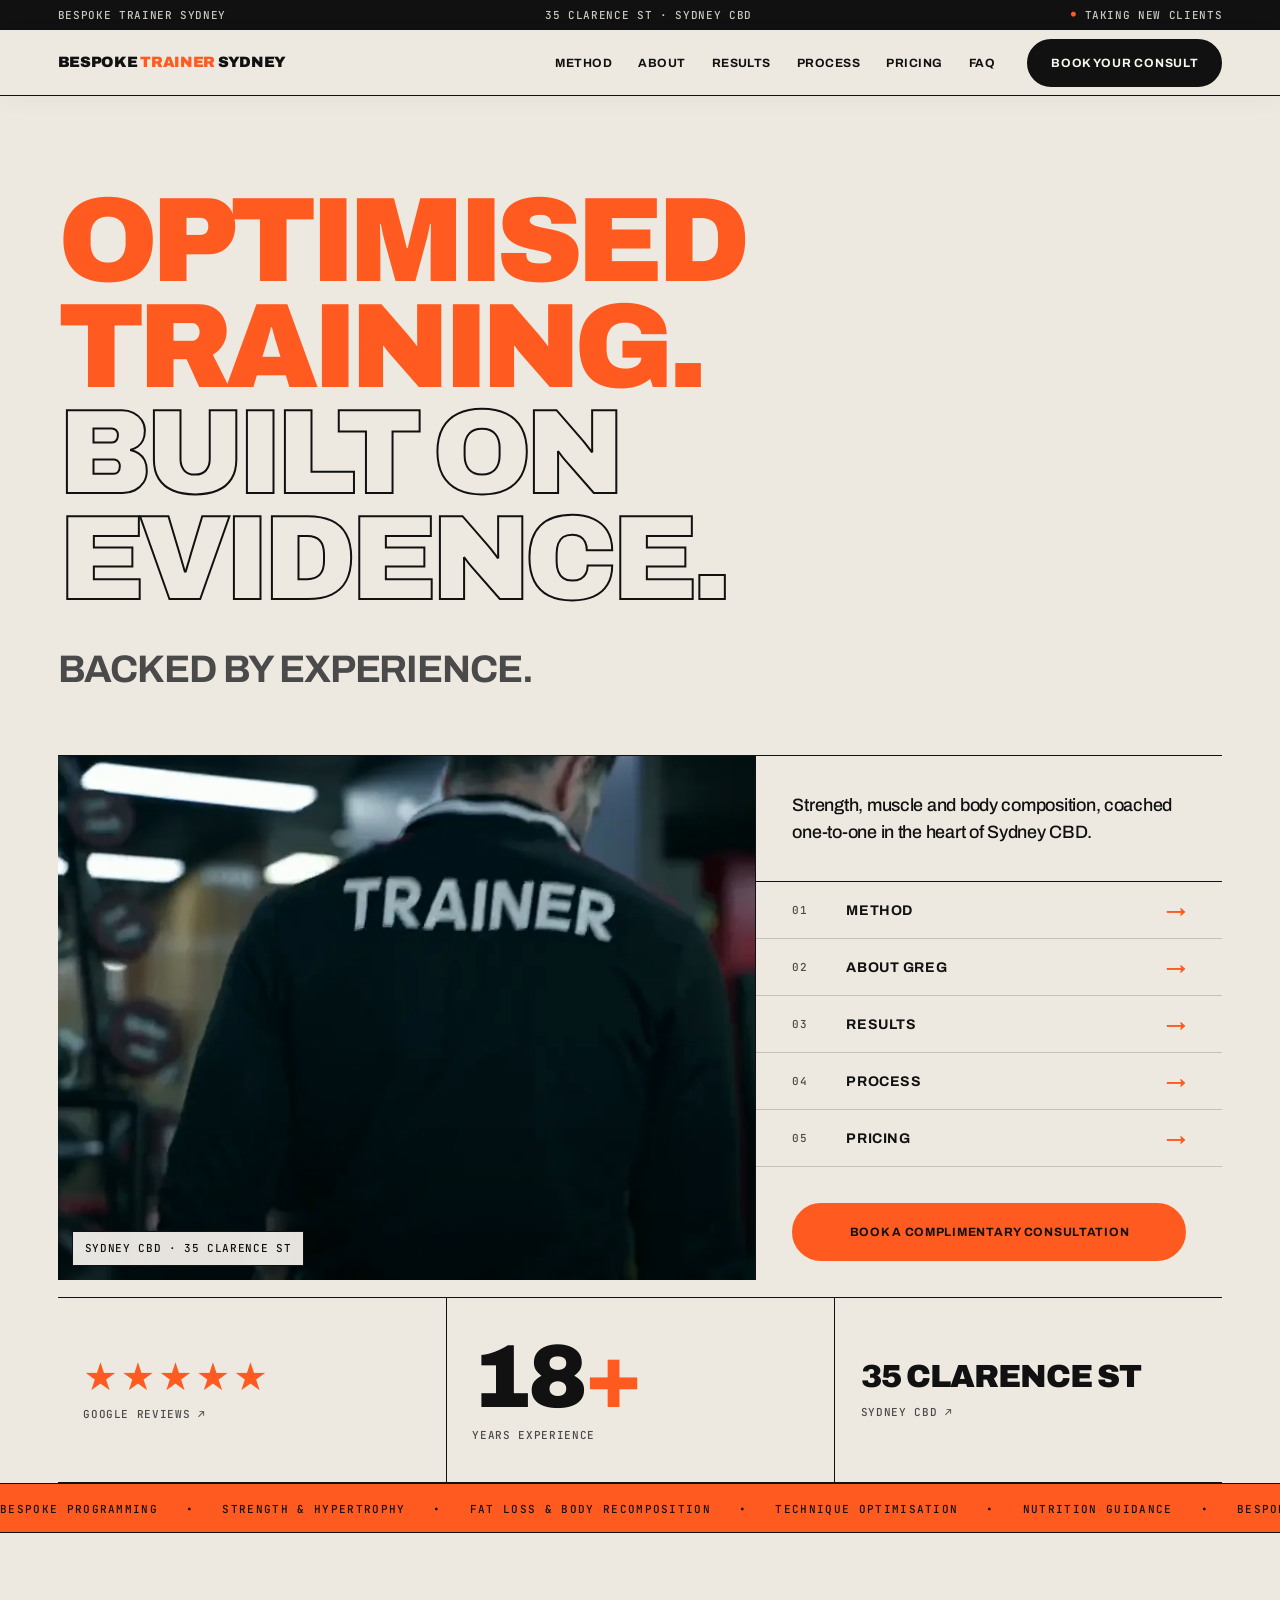
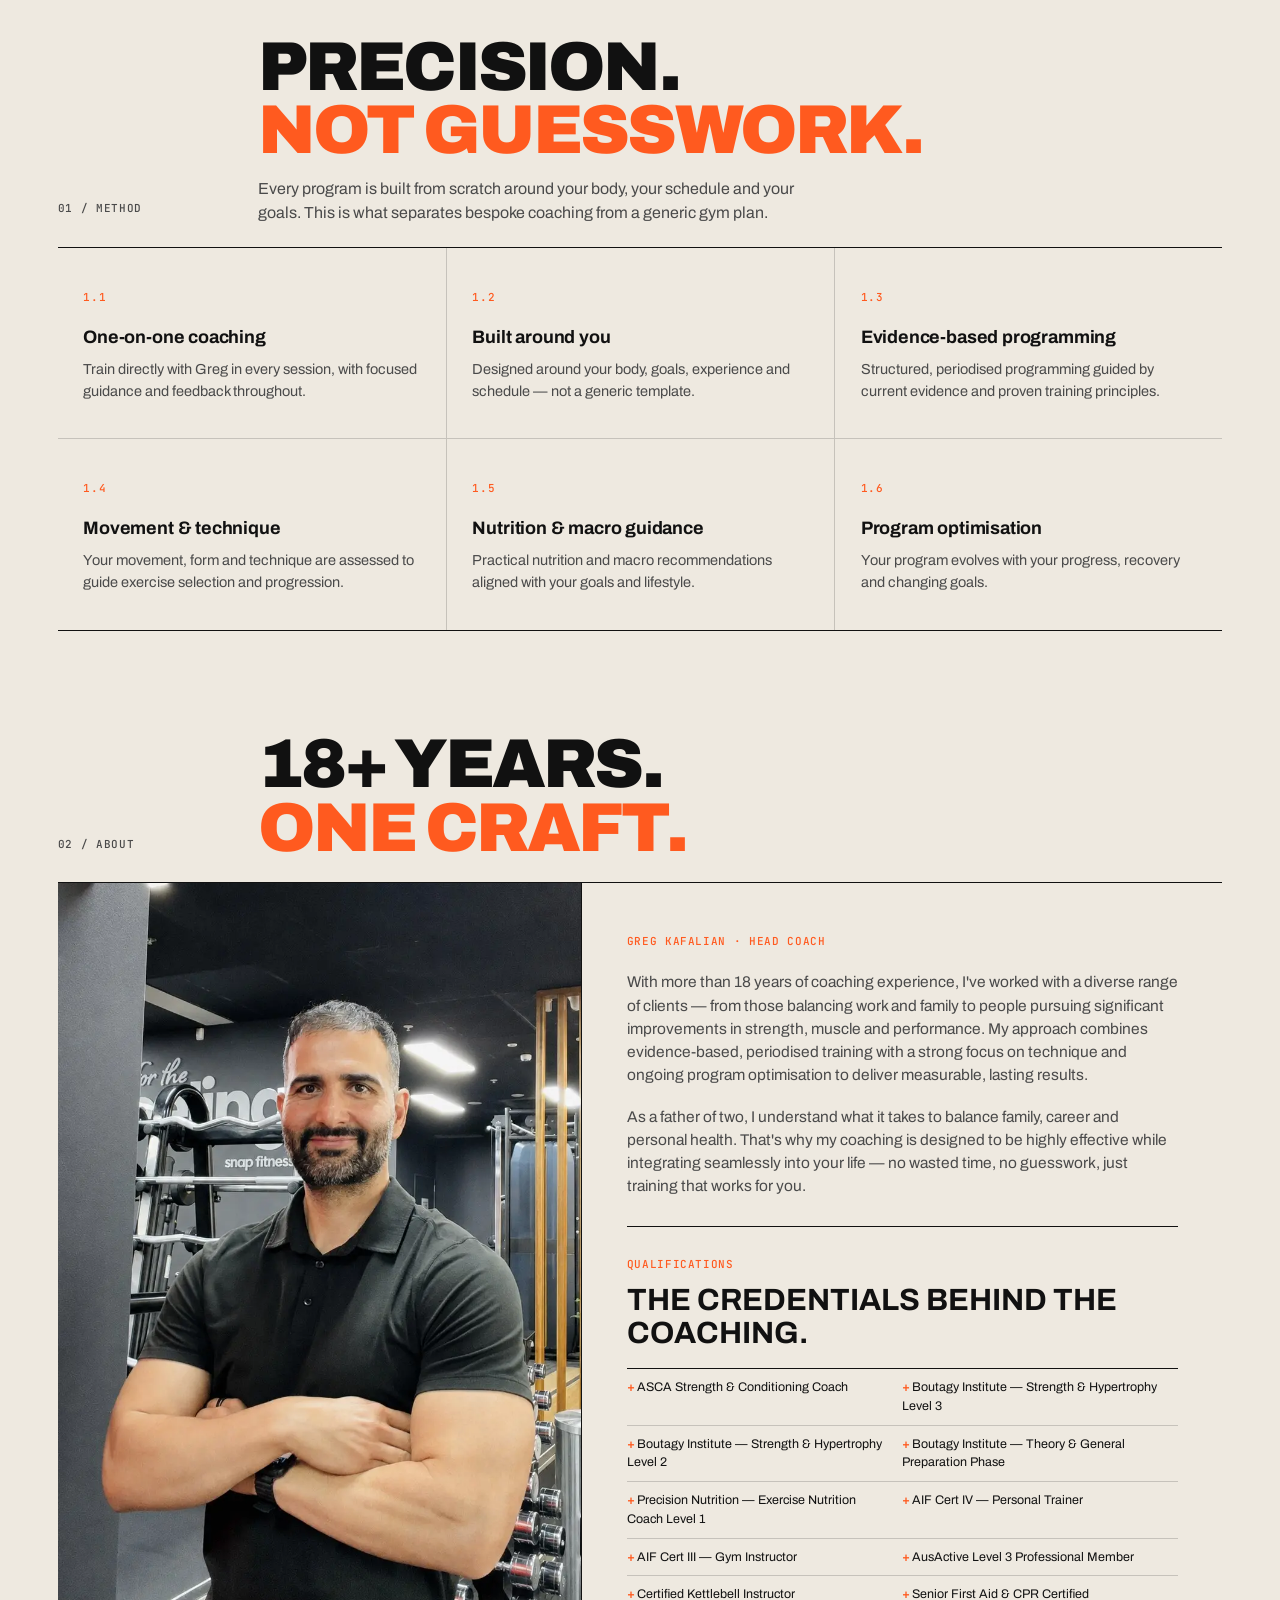
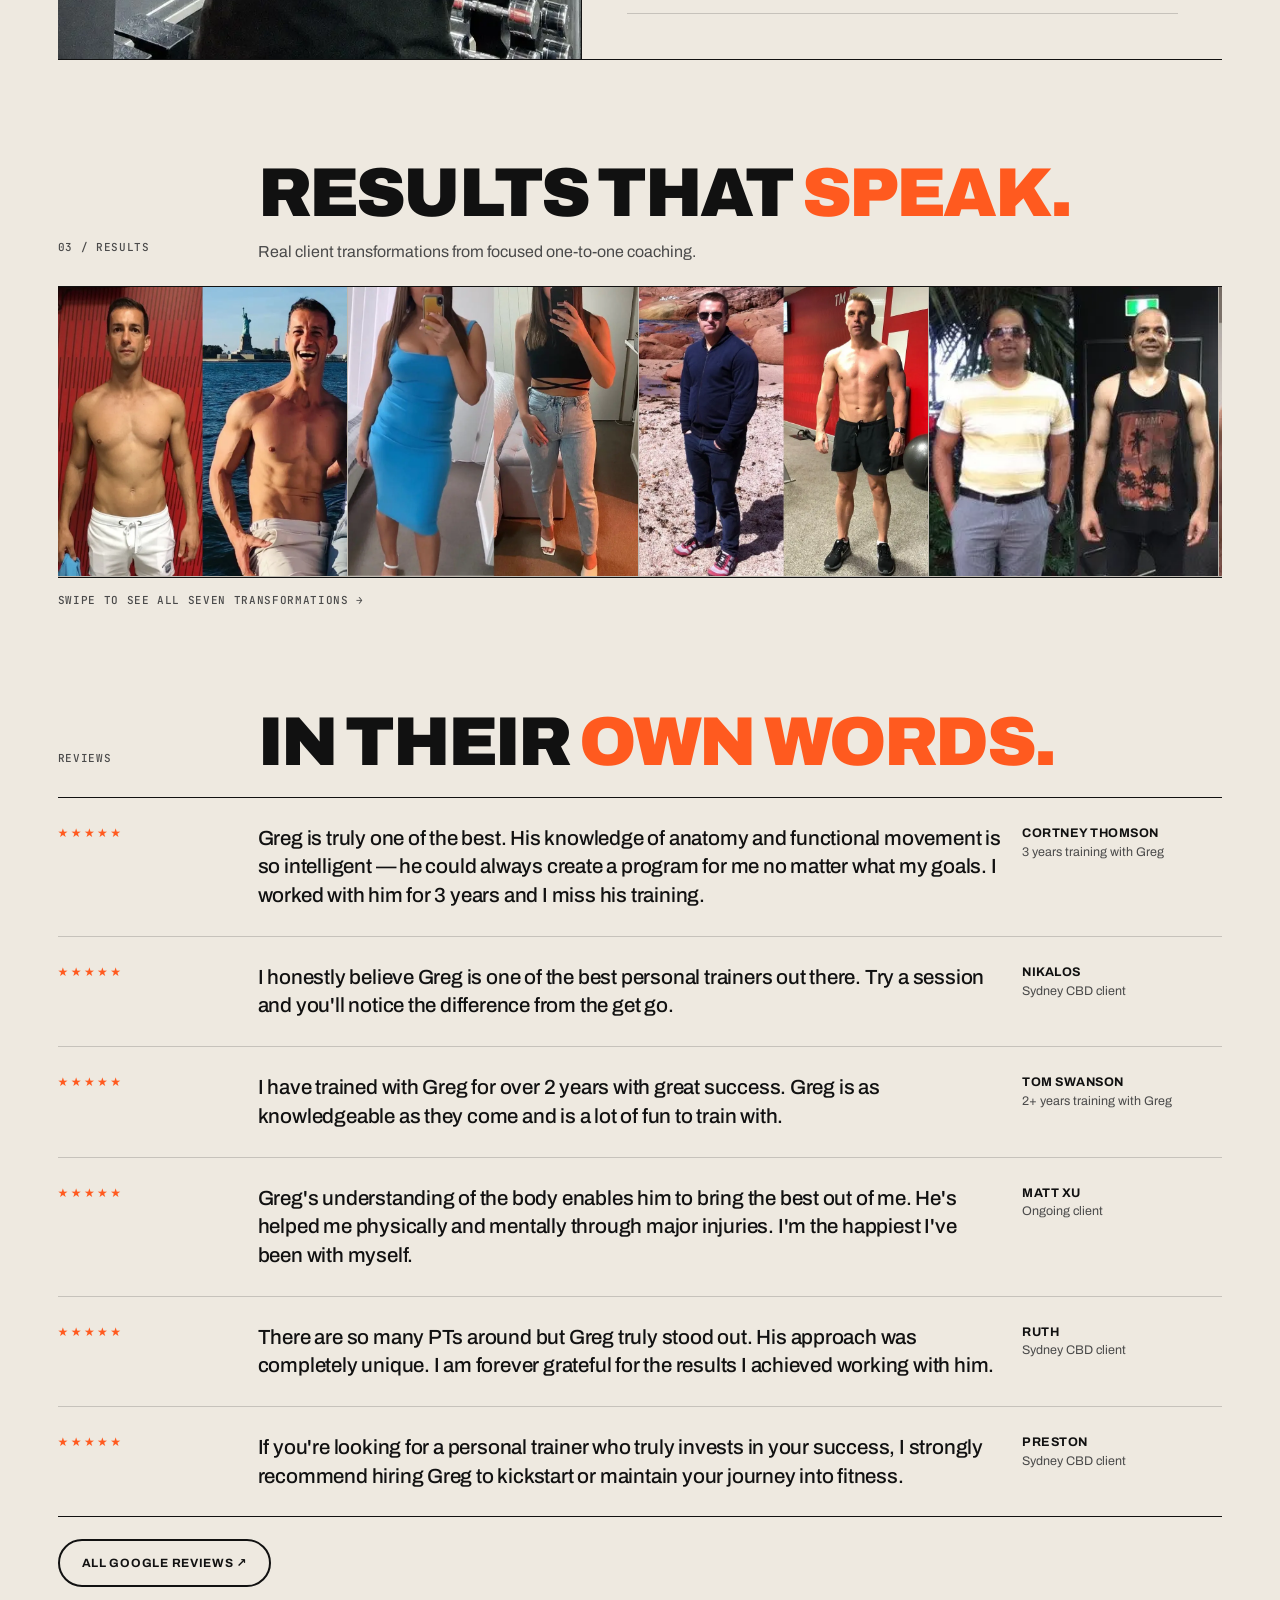
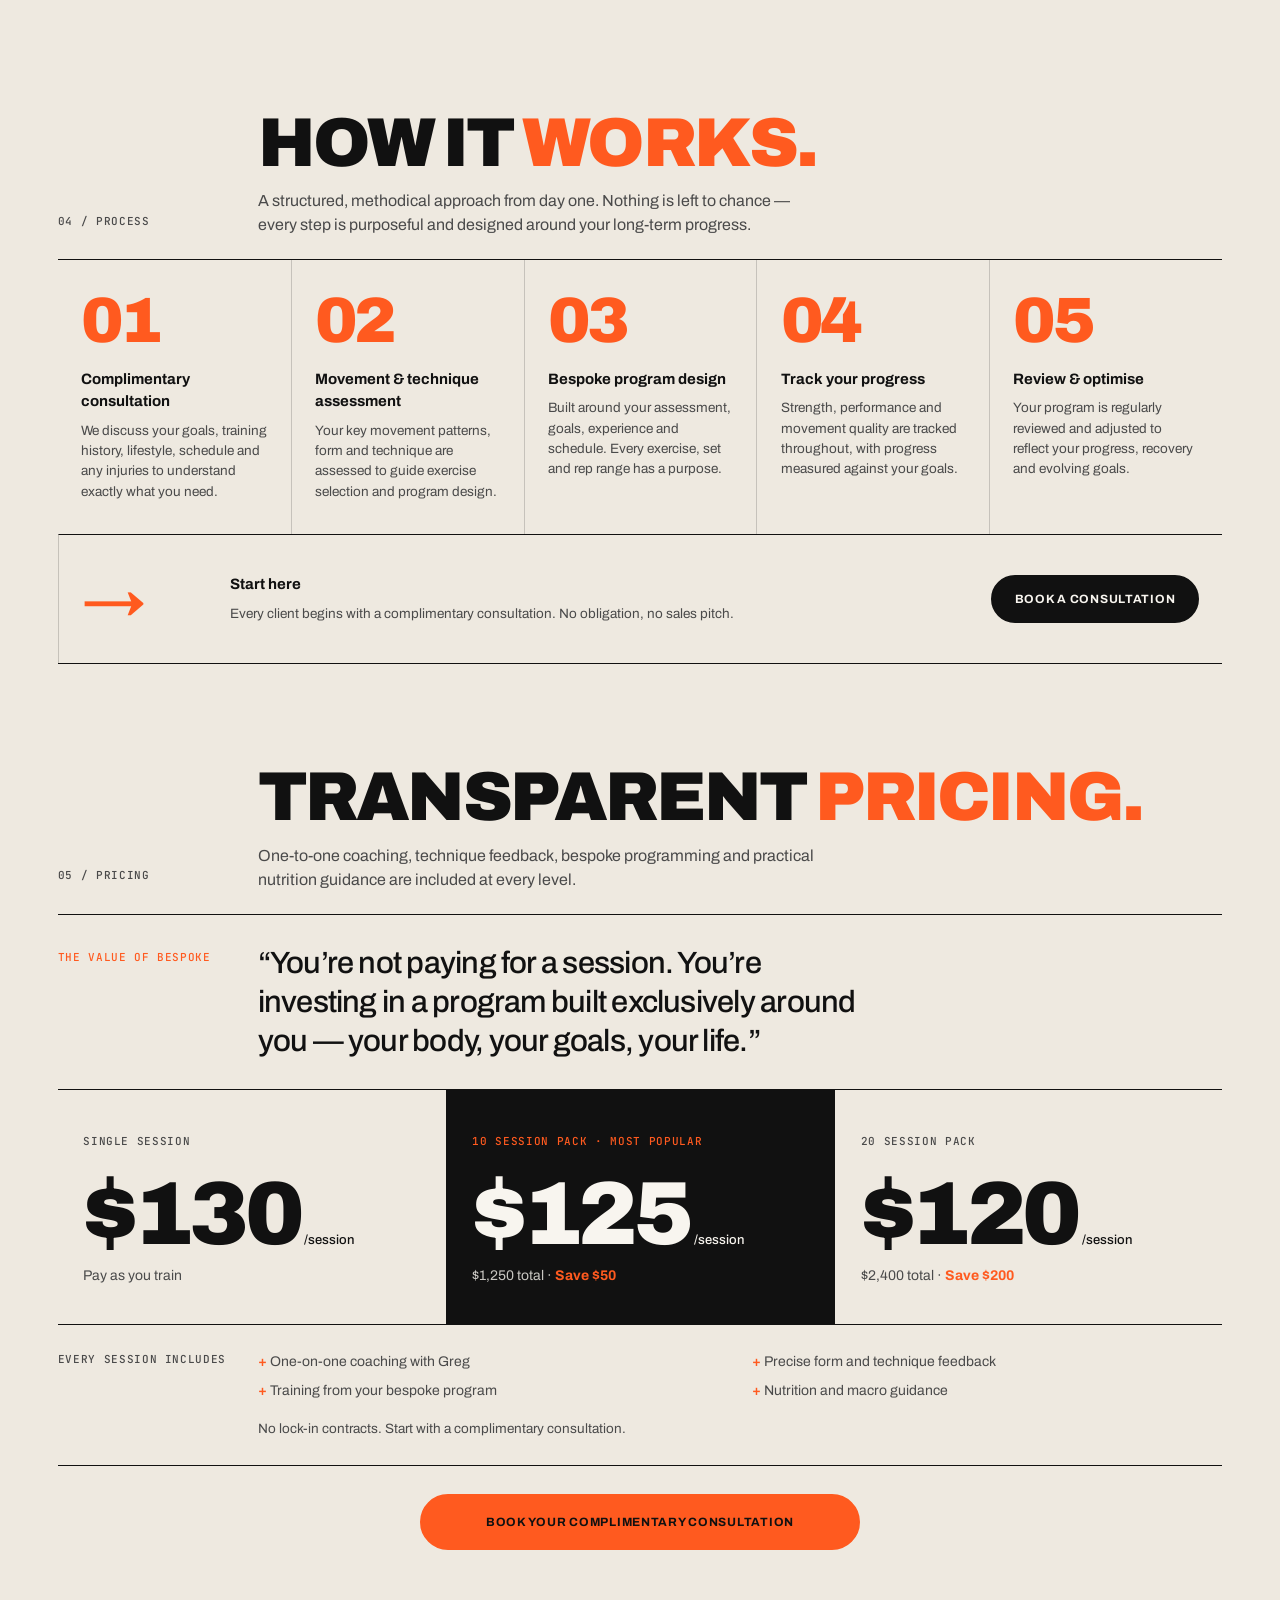
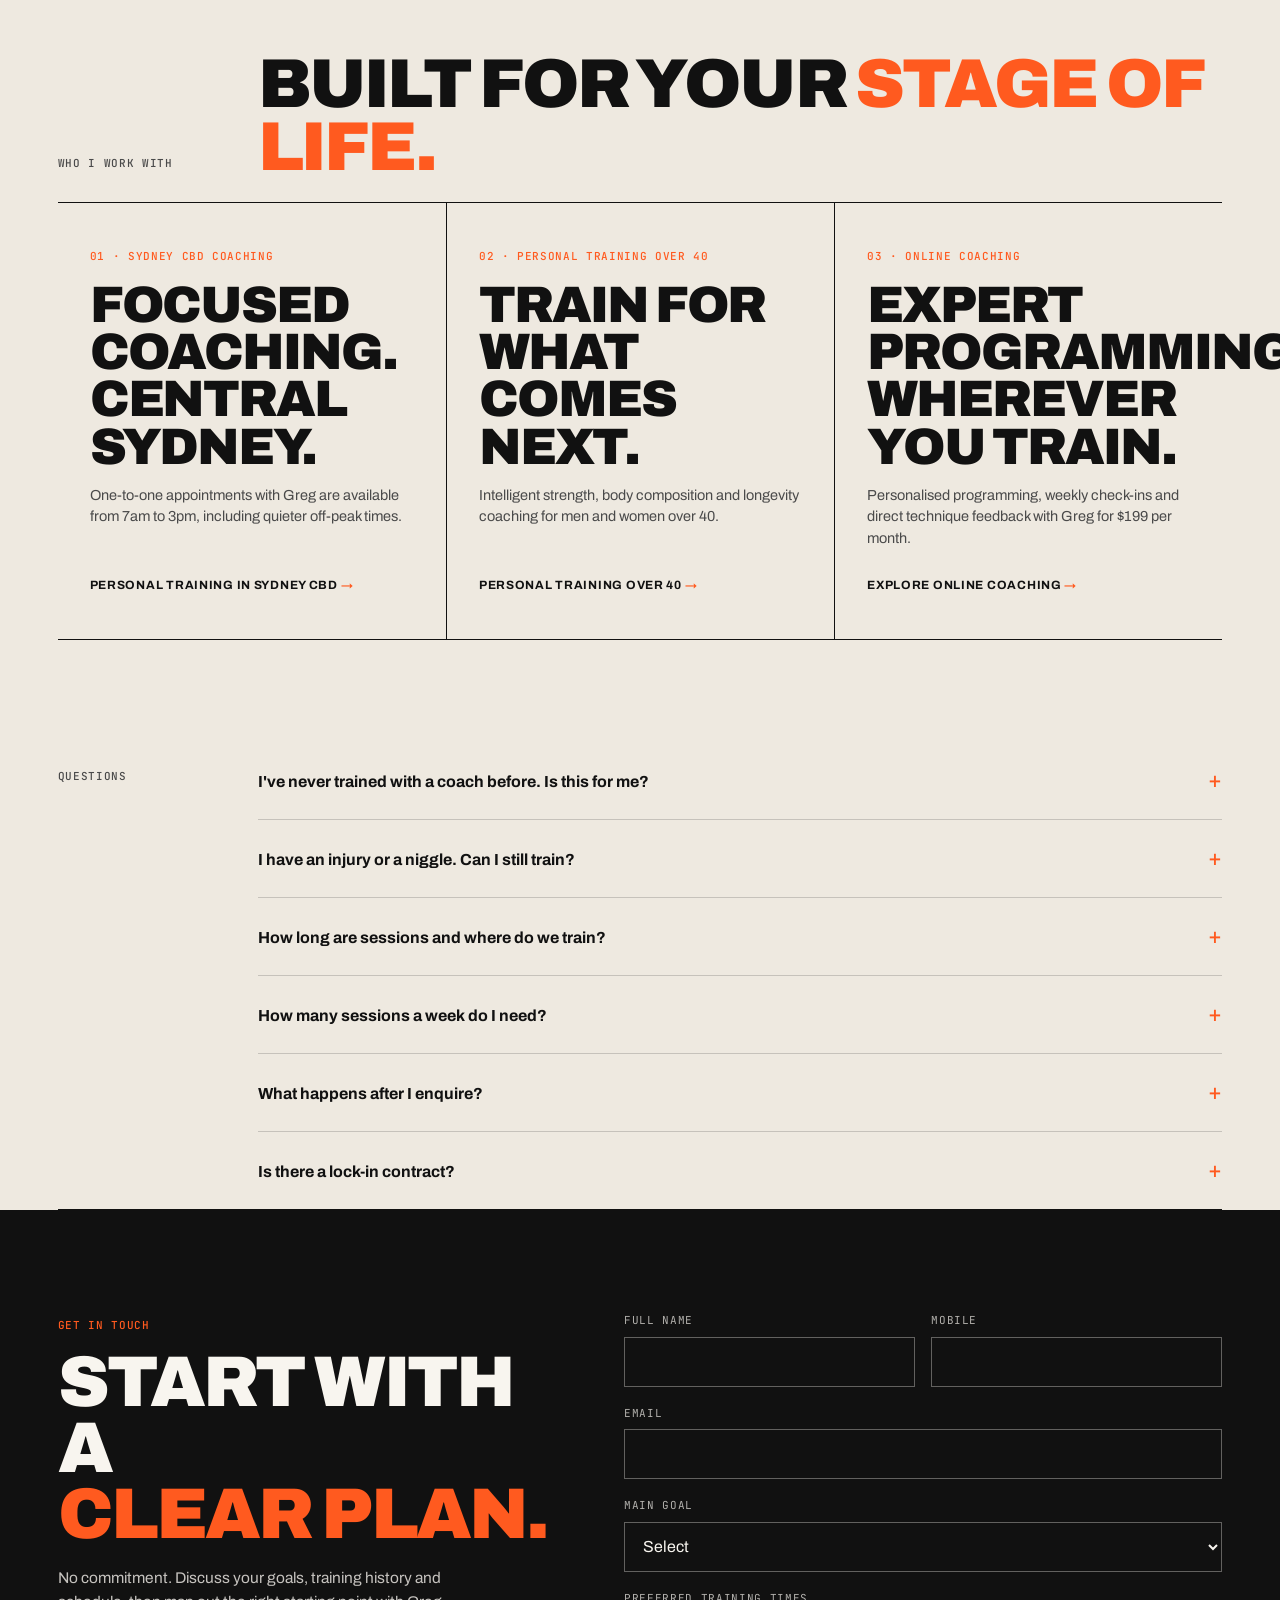
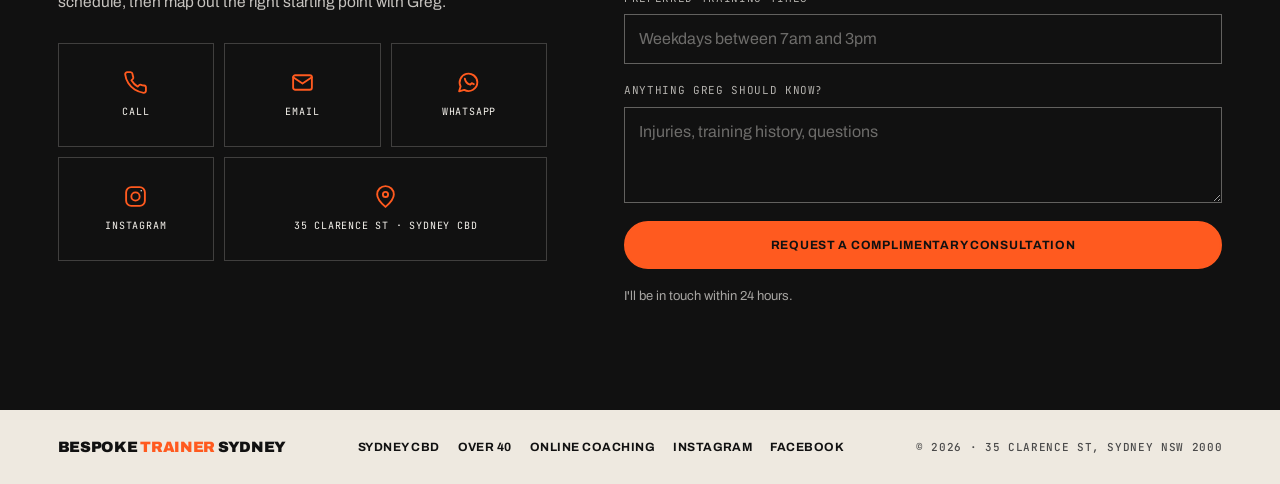
<file: index.html>
<!doctype html>
<html lang="en-AU">
<head>
<meta charset="utf-8">
<meta name="viewport" content="width=device-width,initial-scale=1">
<title>Sydney Bespoke Trainer | Strength & Muscle Coaching</title>
<meta name="description" content="Evidence-based personal training in Sydney CBD with Greg Kafalian. Build muscle, lose body fat and get stronger with one-on-one coaching. Complimentary consultation.">
<link rel="canonical" href="https://sydneybespoketrainer.com/">
<link rel="alternate" hreflang="en-AU" href="https://sydneybespoketrainer.com/">
<link rel="alternate" hreflang="x-default" href="https://sydneybespoketrainer.com/">
<link rel="sitemap" type="application/xml" href="https://sydneybespoketrainer.com/sitemap.xml">
<meta name="robots" content="index, follow, max-image-preview:large, max-snippet:-1, max-video-preview:-1">
<meta property="og:type" content="website">
<meta property="og:site_name" content="Bespoke Trainer Sydney">
<meta property="og:locale" content="en_AU">
<meta property="og:url" content="https://sydneybespoketrainer.com/">
<meta property="og:title" content="Sydney Bespoke Trainer | Strength & Muscle Coaching">
<meta property="og:description" content="Evidence-based, one-on-one personal training in Sydney CBD. Programs built around your body, goals and schedule. Complimentary consultation.">
<meta property="og:image" content="https://sydneybespoketrainer.com/assets/hero-poster.v1.jpg">
<meta property="og:image:secure_url" content="https://sydneybespoketrainer.com/assets/hero-poster.v1.jpg">
<meta property="og:image:type" content="image/jpeg">
<meta property="og:image:width" content="1280">
<meta property="og:image:height" content="720">
<meta property="og:image:alt" content="Greg Kafalian coaching a client in Sydney CBD">
<meta name="twitter:card" content="summary_large_image">
<meta name="twitter:title" content="Sydney Bespoke Trainer | Strength & Muscle Coaching">
<meta name="twitter:description" content="Evidence-based one-on-one personal training in Sydney CBD with Greg Kafalian.">
<meta name="twitter:image" content="https://sydneybespoketrainer.com/assets/hero-poster.v1.jpg">
<meta name="twitter:image:alt" content="Greg Kafalian coaching a client in Sydney CBD">
<meta name="theme-color" content="#111111">
<meta name="color-scheme" content="light">

<link rel="icon" href="/assets/greg-kafalian-search-192.v1.png" type="image/png" sizes="192x192">
<link rel="shortcut icon" href="/favicon.ico">
<link rel="apple-touch-icon" href="/assets/apple-touch-icon.v1.png" sizes="180x180">

<link rel="preconnect" href="https://fonts.googleapis.com">
<link rel="preconnect" href="https://fonts.gstatic.com" crossorigin>
<link rel="preload" as="image" href="/assets/hero-poster.v2.webp" fetchpriority="high">
<link href="https://fonts.googleapis.com/css2?family=Archivo:wght@500;700;900&family=JetBrains+Mono:wght@400;500&display=swap" rel="stylesheet">

<style>
  :root {
    --paper: #eee9e0;
    --paper-2: #e4ded3;
    --ink: #111111;
    --ink-2: #4a4a4a;
    --line: #111111;
    --line-soft: rgba(17,17,17,.18);
    --orange: #ff5a1f;
    --white: #f8f5ef;
    --max: 1280px;
    --g: clamp(18px, 4vw, 48px);
  }

  * { box-sizing: border-box; margin: 0; padding: 0; }
  html { width: 100%; max-width: 100%; overflow-x: hidden; overflow-x: clip; scroll-behavior: smooth; scroll-padding-top: 66px; -webkit-text-size-adjust: 100%; }
  html, body, main, section, header, footer, .band, .grid, .cell, .frame, .hero, .row, .tier, .q { background-color: var(--paper); }
  body { position: relative; width: 100%; max-width: 100%; overflow-x: hidden; overflow-x: clip; color: var(--ink); font-family: 'Archivo', system-ui, sans-serif; font-size: 16px; line-height: 1.5; -webkit-font-smoothing: antialiased; }
  main, header, footer, section, .wrap, .nav { width: 100%; max-width: 100%; }
  header, main, footer { overflow-x: hidden; overflow-x: clip; }
  .nav > *, .hero-grid > *, .about > *, .contact-grid > *, .doors > *, .sec-head > *, .steps > *, .tiers > * { min-width: 0; }
  a { color: inherit; }
  img, video { display: block; max-width: 100%; }
  button, input, select, textarea { font: inherit; color: inherit; }
  a:focus-visible, button:focus-visible, summary:focus-visible, input:focus-visible, select:focus-visible, textarea:focus-visible, [tabindex]:focus-visible { outline: 3px solid var(--orange); outline-offset: 3px; }

  .skip-link { position: fixed; left: 8px; top: 8px; z-index: 3000; padding: 12px 20px; background: var(--ink); color: var(--white); font-size: 12px; text-decoration: none; transform: translateY(calc(-100% - 16px)); }
  .skip-link:focus { transform: translateY(0); }

  .mono { font-family: 'JetBrains Mono', ui-monospace, monospace; font-size: 11px; font-weight: 500; letter-spacing: .06em; text-transform: uppercase; }
  .wrap { width: min(var(--max), 100%); margin: 0 auto; padding: 0 var(--g); }

  /* ---------- TOP BAR + NAV ---------- */
  .topbar { display: flex; align-items: center; justify-content: space-between; gap: 16px; height: 30px; padding: 0 var(--g); background-color: var(--ink) !important; color: var(--white); }
  .topbar .mono { color: rgba(248,245,239,.8); white-space: nowrap; overflow: hidden; text-overflow: ellipsis; }
  .topbar .dot::before { content: '●'; margin-right: 8px; color: var(--orange); font-size: 8px; vertical-align: 2px; }
  .nav { position: sticky; top: 0; z-index: 1000; display: flex; align-items: center; gap: 20px; height: 66px; padding: 0 var(--g); border-bottom: 1px solid var(--line); background-color: var(--paper) !important; }
  .brand { font-weight: 900; font-size: 15px; letter-spacing: -.02em; text-transform: uppercase; text-decoration: none; white-space: nowrap; }
  .brand i { font-style: normal; color: var(--orange); }
  .links { display: flex; gap: 2px; margin-left: auto; list-style: none; }
  .links a { display: inline-flex; align-items: center; min-height: 36px; padding: 0 12px; font-size: 12px; font-weight: 700; letter-spacing: .04em; text-transform: uppercase; text-decoration: none; }
  .links a:hover { color: var(--orange); }
  .btn { display: inline-flex; align-items: center; justify-content: center; gap: 12px; min-height: 48px; padding: 0 22px; border: 2px solid var(--ink); background: var(--ink); color: var(--white); font-size: 12px; font-weight: 700; letter-spacing: .06em; text-transform: uppercase; text-decoration: none; cursor: pointer; transition: background .2s, color .2s, border-color .2s; }
  .btn:hover { background: var(--orange); border-color: var(--orange); color: var(--ink); }
  .btn.ghost { background: transparent; color: var(--ink); }
  .btn.ghost:hover { background: var(--ink); color: var(--white); border-color: var(--ink); }
  .btn.orange { background: var(--orange); border-color: var(--orange); color: var(--ink); }
  .btn.orange:hover { background: var(--ink); border-color: var(--ink); color: var(--white); }

  /* ---------- HERO ---------- */
  .hero { padding: clamp(40px, 6vw, 80px) 0 0; }
  .hero h1 { font-size: clamp(46px, 9.4vw, 138px); font-weight: 900; line-height: .88; letter-spacing: -.045em; text-transform: uppercase; }
  .hero h1 span { display: block; }
  .hero h1 .o { color: var(--orange); }
  .hero h1 .ghost { -webkit-text-stroke: 2px var(--ink); color: transparent; }
  .hero-sub { display: block; margin-top: 18px; color: var(--ink-2); font-size: clamp(22px, 3vw, 42px); font-weight: 700; letter-spacing: -.03em; text-transform: uppercase; }
  .hero-grid { display: grid; grid-template-columns: 1.15fr .85fr; margin-top: clamp(30px, 4vw, 56px); border-top: 1px solid var(--line); border-bottom: 1px solid var(--line); }
  .hero-media { position: relative; aspect-ratio: 4 / 3; overflow: hidden; border-right: 1px solid var(--line); background-color: var(--paper-2); }
  .hero-media video, .hero-media img { width: 100%; height: 100%; object-fit: cover; }
  .hero-media .tag { position: absolute; left: 14px; bottom: 14px; padding: 8px 12px; background: var(--paper); border: 1px solid var(--line); }
  .index { display: flex; flex-direction: column; }
  .index p.lede { padding: clamp(22px, 3vw, 36px); border-bottom: 1px solid var(--line); font-size: clamp(16px, 1.4vw, 19px); font-weight: 500; line-height: 1.5; }
  .index ol { flex: 1; list-style: none; }
  .index li a { display: grid; grid-template-columns: 44px 1fr auto; align-items: center; gap: 10px; padding: 13px clamp(22px, 3vw, 36px); border-bottom: 1px solid var(--line-soft); font-size: 14px; font-weight: 700; text-transform: uppercase; letter-spacing: .04em; text-decoration: none; }
  .index li a:hover { background: var(--white); }
  .index li a .mono { color: var(--ink-2); }
  .index li a .arr { color: var(--orange); }
  .index .cta-cell { padding: clamp(22px, 3vw, 36px); }
  .index .cta-cell .btn { width: 100%; }

  /* ---------- FIGURES ---------- */
  .figures { display: grid; grid-template-columns: repeat(3, 1fr); border-bottom: 1px solid var(--line); }
  .figure { padding: clamp(22px, 3vw, 40px) clamp(16px, 2vw, 28px); text-decoration: none; }
  .figure + .figure { border-left: 1px solid var(--line); }
  .figure .big { font-size: clamp(48px, 7vw, 112px); font-weight: 900; line-height: .9; letter-spacing: -.05em; }
  .figure .big s { text-decoration: none; color: var(--orange); }
  .figure .mono { display: block; margin-top: 10px; color: var(--ink-2); }
  a.figure:hover { background: var(--white); }

  /* ---------- SECTION HEAD ---------- */
  .section { padding: clamp(60px, 8vw, 120px) 0 0; }
  .sec-head { display: grid; grid-template-columns: 180px 1fr; gap: 20px; align-items: end; padding-bottom: 22px; border-bottom: 1px solid var(--line); }
  .sec-head .mono { color: var(--ink-2); padding-bottom: 8px; }
  .sec-head h2 { font-size: clamp(36px, 5.4vw, 80px); font-weight: 900; line-height: .92; letter-spacing: -.04em; text-transform: uppercase; }
  .sec-head h2 .o { color: var(--orange); }
  .sec-head p { max-width: 62ch; margin-top: 14px; font-size: 16px; color: var(--ink-2); }

  /* ---------- METHOD: 3×2 grid with lines ---------- */
  .grid { display: grid; grid-template-columns: repeat(3, 1fr); border-bottom: 1px solid var(--line); }
  .cell { padding: clamp(22px, 3vw, 36px) clamp(16px, 2vw, 28px); border-bottom: 1px solid var(--line-soft); }
  .cell:not(:nth-child(3n+1)) { border-left: 1px solid var(--line-soft); }
  .cell:nth-last-child(-n+3) { border-bottom: 0; }
  .cell .mono { color: var(--orange); }
  .cell h3 { margin: 16px 0 8px; font-size: 18px; font-weight: 700; letter-spacing: -.01em; }
  .cell p { font-size: 14.5px; color: var(--ink-2); }

  /* ---------- ABOUT ---------- */
  .about { display: grid; grid-template-columns: .9fr 1.1fr; border-bottom: 1px solid var(--line); }
  .about-photo { border-right: 1px solid var(--line); background-color: var(--paper-2); }
  .about-photo img { width: 100%; height: 100%; object-fit: cover; object-position: center top; aspect-ratio: 4 / 5; }
  .about-copy { padding: clamp(24px, 3.5vw, 48px); }
  .about-copy h2 { font-size: clamp(34px, 4.6vw, 64px); font-weight: 900; line-height: .92; letter-spacing: -.04em; text-transform: uppercase; }
  .about-copy h2 .o { color: var(--orange); }
  .about-copy p { margin-top: 18px; font-size: 15.5px; color: var(--ink-2); }
  .about-copy p.strong { color: var(--ink); font-weight: 500; }
  .creds { display: grid; grid-template-columns: 1fr 1fr; gap: 0; margin-top: 26px; border-top: 1px solid var(--line); }
  .creds span { padding: 9px 0; border-bottom: 1px solid var(--line-soft); font-size: 12.5px; }
  .creds span:nth-child(odd) { padding-right: 12px; }
  .creds span::before { content: '+ '; color: var(--orange); font-weight: 700; }

  /* ---------- RESULTS: hard grid ---------- */
  .shots { display: grid; grid-template-columns: repeat(4, 1fr); border-bottom: 1px solid var(--line); }
  .shot { aspect-ratio: 1; overflow: hidden; background-color: var(--paper-2); border-bottom: 1px solid var(--line-soft); }
  .shot:not(:nth-child(4n+1)) { border-left: 1px solid var(--line-soft); }
  .shot img { width: 100%; height: 100%; object-fit: cover; filter: saturate(.95); }
  .shot.cta-shot { display: flex; align-items: flex-end; padding: clamp(16px, 2vw, 28px); }
  .shot.cta-shot .btn { width: 100%; }

  /* ---------- REVIEWS: ledger rows ---------- */
  .ledger { border-bottom: 1px solid var(--line); }
  .q { display: grid; grid-template-columns: 180px 1fr 200px; gap: 20px; padding: 26px 0; border-bottom: 1px solid var(--line-soft); }
  .q:last-child { border-bottom: 0; }
  .q .stars { color: var(--orange); letter-spacing: .2em; font-size: 12px; }
  .q p { font-size: clamp(17px, 1.6vw, 22px); font-weight: 500; line-height: 1.4; letter-spacing: -.01em; }
  .q .who { font-size: 12.5px; }
  .q .who b { display: block; text-transform: uppercase; letter-spacing: .04em; }
  .q .who span { color: var(--ink-2); }
  .ledger-foot { padding: 22px 0; }

  /* ---------- PROCESS: numbered blocks ---------- */
  .steps { display: grid; grid-template-columns: repeat(5, 1fr); border-bottom: 1px solid var(--line); }
  .step { padding: clamp(20px, 2.5vw, 32px) clamp(14px, 1.8vw, 24px); }
  .step + .step { border-left: 1px solid var(--line-soft); }
  .step .n { font-size: clamp(40px, 5vw, 72px); font-weight: 900; line-height: .9; letter-spacing: -.05em; color: var(--orange); }
  .step h3 { margin: 18px 0 8px; font-size: 15px; font-weight: 700; }
  .step p { font-size: 13.5px; color: var(--ink-2); }

  /* ---------- PRICING: table ---------- */
  .tiers { display: grid; grid-template-columns: repeat(3, 1fr); border-bottom: 1px solid var(--line); }
  .tier { padding: clamp(22px, 3vw, 40px) clamp(16px, 2vw, 28px); }
  .tier + .tier { border-left: 1px solid var(--line); }
  .tier.pick { background-color: var(--ink); color: var(--white); }
  .tier .mono { color: var(--ink-2); }
  .tier.pick .mono { color: var(--orange); }
  .tier .amt { margin: 22px 0 10px; font-size: clamp(56px, 7vw, 108px); font-weight: 900; line-height: .9; letter-spacing: -.05em; }
  .tier .amt small { font-size: 13px; font-weight: 500; letter-spacing: 0; margin-left: 4px; }
  .tier p { font-size: 14px; color: var(--ink-2); }
  .tier.pick p { color: rgba(248,245,239,.8); }
  .tier p b { color: var(--orange); }
  .inc { display: grid; grid-template-columns: 180px 1fr; gap: 20px; padding: 26px 0; border-bottom: 1px solid var(--line); }
  .inc .mono { color: var(--ink-2); }
  .inc blockquote { font-size: clamp(18px, 1.8vw, 24px); font-weight: 500; line-height: 1.35; letter-spacing: -.01em; max-width: 34ch; }
  .inc ul { display: grid; grid-template-columns: repeat(2, 1fr); gap: 8px 24px; margin-top: 20px; list-style: none; }
  .inc li { font-size: 14px; color: var(--ink-2); }
  .inc li::before { content: '+ '; color: var(--orange); font-weight: 700; }

  /* ---------- WHO: two doors ---------- */
  .doors { display: grid; grid-template-columns: repeat(3, minmax(0, 1fr)); border-bottom: 1px solid var(--line); }
  .door { display: flex; flex-direction: column; padding: clamp(24px, 3.5vw, 48px) clamp(16px, 2.5vw, 36px); text-decoration: none; }
  .door + .door { border-left: 1px solid var(--line); }
  .door:hover { background: var(--white); }
  .door .mono { color: var(--orange); }
  .door h3 { margin: 18px 0 14px; font-size: clamp(30px, 4vw, 56px); font-weight: 900; line-height: .92; letter-spacing: -.04em; text-transform: uppercase; }
  .door p { max-width: 46ch; font-size: 14.5px; color: var(--ink-2); }
  .door .go { margin-top: auto; padding-top: 26px; font-size: 12px; font-weight: 700; letter-spacing: .06em; text-transform: uppercase; }
  .door .go::after { content: ' →'; color: var(--orange); }

  /* ---------- FAQ ---------- */
  .faq { display: grid; grid-template-columns: 180px 1fr; gap: 20px; border-bottom: 1px solid var(--line); }
  .faq .mono { padding-top: 26px; color: var(--ink-2); }
  .faq details { border-bottom: 1px solid var(--line-soft); }
  .faq details:last-child { border-bottom: 0; }
  .faq summary { display: flex; align-items: baseline; justify-content: space-between; gap: 20px; padding: 22px 0; cursor: pointer; list-style: none; font-size: 16px; font-weight: 700; }
  .faq summary::-webkit-details-marker { display: none; }
  .faq summary::after { content: '+'; flex: none; color: var(--orange); font-size: 22px; font-weight: 500; }
  .faq details[open] summary::after { content: '−'; }
  .faq p { max-width: 64ch; padding: 0 40px 22px 0; font-size: 14.5px; color: var(--ink-2); }

  /* ---------- CONTACT (inverted) ---------- */
  .contact { background-color: var(--ink) !important; color: var(--white); padding: clamp(60px, 8vw, 110px) 0; }
  .contact .wrap { background-color: var(--ink); }
  .contact-grid { display: grid; grid-template-columns: .9fr 1.1fr; gap: clamp(32px, 6vw, 90px); }
  .contact h2 { font-size: clamp(38px, 5.6vw, 84px); font-weight: 900; line-height: .92; letter-spacing: -.04em; text-transform: uppercase; }
  .contact h2 .o { color: var(--orange); }
  .contact .lede { margin-top: 18px; max-width: 44ch; font-size: 15.5px; color: rgba(248,245,239,.78); }
  .details { margin-top: 30px; border-top: 1px solid rgba(248,245,239,.25); }
  .details a { display: flex; justify-content: space-between; gap: 18px; padding: 15px 0; border-bottom: 1px solid rgba(248,245,239,.18); font-size: 14.5px; text-decoration: none; }
  .details a .mono { color: rgba(248,245,239,.6); }
  .details a:hover { color: var(--orange); }
  .form { display: grid; grid-template-columns: 1fr 1fr; gap: 18px 16px; }
  .field { display: grid; gap: 8px; }
  .field.full { grid-column: 1 / -1; }
  label { font-family: 'JetBrains Mono', monospace; font-size: 11px; letter-spacing: .06em; text-transform: uppercase; color: rgba(248,245,239,.7); }
  input, select, textarea { width: 100%; min-height: 50px; padding: 12px 14px; border: 1px solid rgba(248,245,239,.35); border-radius: 0; background: transparent; color: var(--white); font-size: 16px; }
  input:focus, select:focus, textarea:focus { outline: none; border-color: var(--orange); }
  textarea { min-height: 96px; resize: vertical; }
  ::placeholder { color: rgba(248,245,239,.4); }
  select option { background: #1a1a1a; }
  .submit { grid-column: 1 / -1; }
  .form-foot { grid-column: 1 / -1; font-size: 13px; color: rgba(248,245,239,.65); }
  .hp { position: absolute; width: 1px; height: 1px; padding: 0; margin: -1px; overflow: hidden; clip: rect(0 0 0 0); clip-path: inset(50%); white-space: nowrap; border: 0; }

  footer { padding: 26px 0; border-top: 1px solid var(--line); }
  .foot { display: flex; flex-wrap: wrap; align-items: center; justify-content: space-between; gap: 14px; }
  .foot-links { display: flex; flex-wrap: wrap; gap: 18px; }
  .foot-links a { font-size: 12px; font-weight: 700; letter-spacing: .04em; text-transform: uppercase; text-decoration: none; }
  .foot .mono { color: var(--ink-2); }

  /* ---------- RESPONSIVE ---------- */
  @media (max-width: 960px) {
    .links { display: none; }
    .hero-grid, .about, .doors, .contact-grid { grid-template-columns: 1fr; }
    .hero-media { border-right: 0; border-bottom: 1px solid var(--line); }
    .about-photo { border-right: 0; border-bottom: 1px solid var(--line); }
    .about-photo img { aspect-ratio: 4 / 3; }
    .door + .door { border-left: 0; border-top: 1px solid var(--line); }
    .grid { grid-template-columns: repeat(2, 1fr); }
    .cell:not(:nth-child(3n+1)) { border-left: 0; }
    .cell:nth-child(even) { border-left: 1px solid var(--line-soft); }
    .cell:nth-last-child(-n+3) { border-bottom: 1px solid var(--line-soft); }
    .cell:nth-last-child(-n+2) { border-bottom: 0; }
    .steps { grid-template-columns: repeat(2, 1fr); }
    .step + .step { border-left: 0; }
    .step:nth-child(even) { border-left: 1px solid var(--line-soft); }
    .step:nth-child(n+3) { border-top: 1px solid var(--line-soft); }
    .q { grid-template-columns: 1fr; gap: 10px; }
    .sec-head, .inc, .faq { grid-template-columns: 1fr; gap: 8px; }
    .tiers { grid-template-columns: 1fr; }
    .tier + .tier { border-left: 0; border-top: 1px solid var(--line); }
  }
  @media (max-width: 600px) {
    .topbar .hide { display: none; }
    .nav { height: 60px; }
    .nav .btn { min-height: 40px; padding: 0 14px; font-size: 11px; }
    .figures { grid-template-columns: 1fr 1fr 1fr; }
    .figure .big { font-size: clamp(32px, 11vw, 48px); }
    .figure .mono { font-size: 9px; }
    .shots { grid-template-columns: repeat(2, 1fr); }
    .shot:not(:nth-child(4n+1)) { border-left: 0; }
    .shot:nth-child(even) { border-left: 1px solid var(--line-soft); }
    .steps { grid-template-columns: 1fr; }
    .step:nth-child(even) { border-left: 0; }
    .step:nth-child(n+2) { border-top: 1px solid var(--line-soft); }
    .inc ul { grid-template-columns: 1fr; }
    .form { grid-template-columns: 1fr; }
    .field.full, .submit, .form-foot { grid-column: auto; }
    .creds { grid-template-columns: 1fr; }
  }
  @media (prefers-reduced-motion: reduce) { html { scroll-behavior: auto; } * { transition-duration: .01ms !important; } }

  /* ---------- APPROVED REFINEMENTS ---------- */
  .btn { border-radius: 999px; }
  .nav > .btn { white-space: nowrap; }
  .hero-media video { filter: saturate(.88) contrast(1.04); }
  .trust-bar .figure { display: flex; min-height: 132px; flex-direction: column; justify-content: center; }
  .trust-bar .stars-big { color: var(--orange); font-size: clamp(24px, 3vw, 42px); letter-spacing: .08em; line-height: 1; }
  .trust-bar .location-big { max-width: 14ch; font-size: clamp(20px, 2.5vw, 36px); font-weight: 900; line-height: 1.05; letter-spacing: -.03em; text-transform: uppercase; }
  .trust-bar .figure:hover { background: var(--white); }
  .shots { width: 100%; max-width: 100%; min-width: 0; grid-template-columns: none; grid-auto-flow: column; grid-auto-columns: calc((100% - 3px) / 4); overflow-x: auto; overscroll-behavior-inline: contain; scroll-snap-type: x mandatory; scrollbar-width: none; }
  .shots::-webkit-scrollbar { display: none; }
  .shot { scroll-snap-align: start; border-right: 1px solid var(--line-soft); border-left: 0 !important; }
  .gallery-hint { padding: 14px 0 0; color: var(--ink-2); }
  .step.start-step { grid-column: 1 / -1; display: grid; grid-template-columns: 120px 1fr auto; align-items: center; gap: 28px; min-height: 0; border-top: 1px solid var(--line); }
  .start-step .start-arrow { color: var(--orange); font-size: 64px; font-weight: 500; line-height: 1; }
  .start-step h3 { margin-top: 0; }
  .start-step .btn { white-space: nowrap; }
  .pricing-belief { display: grid; grid-template-columns: 180px 1fr; gap: 20px; padding: 28px 0; border-bottom: 1px solid var(--line); }
  .pricing-belief .mono { padding-top: 6px; color: var(--orange); }
  .pricing-belief blockquote { max-width: 34ch; font-size: clamp(22px, 2.4vw, 34px); font-weight: 500; line-height: 1.28; letter-spacing: -.025em; }
  .contact-actions { display: grid; grid-template-columns: repeat(3, minmax(0, 1fr)); gap: 10px; margin-top: 30px; }
  .contact-action { display: grid; min-height: 104px; place-items: center; align-content: center; gap: 9px; padding: 14px 8px; border: 1px solid rgba(248,245,239,.2); color: var(--white); text-align: center; text-decoration: none; transition: border-color .2s, background .2s; }
  .contact-action:hover { border-color: var(--orange); background: rgba(255,90,31,.08); }
  .contact-action svg { width: 25px; height: 25px; fill: none; stroke: var(--orange); stroke-width: 1.8; stroke-linecap: round; stroke-linejoin: round; }
  .contact-action span { font-family: 'JetBrains Mono', monospace; font-size: 10px; letter-spacing: .08em; text-transform: uppercase; }
  .contact-location { grid-column: span 2; }
  .contact .lede { max-width: 48ch; }
  .credentials-head { margin-top: 28px; padding-top: 24px; border-top: 1px solid var(--line); }
  .credentials-head h3 { margin-top: 8px; font-size: clamp(22px, 2.4vw, 34px); line-height: 1.1; text-transform: uppercase; }
  .credentials-head + .creds { margin-top: 18px; }
  .pricing-cta { display: flex; justify-content: center; padding: 28px 0 0; }
  .pricing-cta .btn { min-width: min(100%, 440px); min-height: 56px; }
  .ticker { overflow: hidden; padding: 12px 0; border-block: 1px solid var(--line); background: var(--orange); white-space: nowrap; }
  .ticker-track { display: inline-flex; width: max-content; animation: ticker 32s linear infinite; }
  .ticker-item { font-family: 'JetBrains Mono', monospace; font-size: 11px; font-weight: 500; letter-spacing: .12em; text-transform: uppercase; }
  .ticker-item::after { content: '•'; margin: 0 28px; }
  @keyframes ticker { to { transform: translateX(-50%); } }

  @media (max-width: 960px) {
    .step.start-step { grid-template-columns: 90px 1fr; }
    .start-step .btn { grid-column: 2; justify-self: start; }
  }
  @media (max-width: 600px) {
    html { scroll-padding-top: 103px; }
    .topbar { display: none; }
    .nav { display: grid; grid-template-columns: minmax(0, 1fr) auto; grid-template-rows: 59px 43px; height: 103px; padding: 0 16px; gap: 0 8px; align-content: stretch; }
    .brand { grid-column: 1; grid-row: 1; min-width: 0; overflow: hidden; font-size: clamp(9px, 3.05vw, 11px); letter-spacing: -.025em; text-overflow: clip; }
    .nav > .btn { grid-column: 2; grid-row: 1; max-width: 158px; min-height: 38px; margin-left: 0; padding-inline: 12px; font-size: 9px; }
    .links { grid-column: 1 / -1; grid-row: 2; display: grid; grid-template-columns: repeat(5, minmax(0, 1fr)); width: 100%; min-width: 0; margin: 0; align-self: stretch; border-top: 1px solid var(--line-soft); }
    .links li:nth-child(4) { display: none; }
    .links li { min-width: 0; }
    .links a { justify-content: center; min-width: 0; min-height: 42px; padding: 0 2px; font-size: 8.5px; }
    .hero h1 { max-width: 100%; font-size: clamp(20px, 6.8vw, 30px); white-space: normal; }
    .hero h1 span { max-width: 100%; white-space: nowrap; }
    .hero .wrap { overflow-x: hidden; overflow-x: clip; }
    .hero-sub { font-size: 21px; }
    .hero-media .tag { max-width: calc(100% - 28px); white-space: normal; }
    .trust-bar .figure { min-height: 104px; padding-inline: 10px; }
    .trust-bar .stars-big { font-size: 19px; letter-spacing: .02em; }
    .trust-bar .location-big { font-size: 17px; }
    .trust-bar .mono { font-size: 8px; line-height: 1.35; }
    .shots { grid-template-columns: none; grid-auto-columns: 84%; }
    .shot { aspect-ratio: 1; }
    .step.start-step { display: block; padding-block: 28px; }
    .start-step .start-arrow { font-size: 54px; }
    .start-step .btn { margin-top: 18px; width: 100%; }
    .pricing-belief { grid-template-columns: 1fr; gap: 8px; padding: 24px 0; }
    .pricing-belief blockquote { font-size: 22px; }
    .contact-actions { grid-template-columns: repeat(2, minmax(0, 1fr)); }
    .contact-location { grid-column: span 2; }
    .contact-action span { min-width: 0; overflow-wrap: anywhere; font-size: 12px; }
    .ticker { width: 100%; max-width: 100%; }
  }
  @media (prefers-reduced-motion: reduce) { .ticker-track { animation: none; } }

  /* ---------- PREMIUM VISUAL POLISH — OCT 2026 ---------- */
  :root { --max: 1360px; --g: clamp(20px, 4.5vw, 64px); }
  body { font-optical-sizing: auto; }
  ::selection { background: var(--orange); color: #111; }
  .nav { box-shadow: 0 4px 24px rgba(17,17,17,.035); }
  .links a { position: relative; transition: color .2s ease; }
  .links a::after { content: ''; position: absolute; left: 12px; right: 12px; bottom: 4px; height: 2px; background: var(--orange); transform: scaleX(0); transform-origin: left; transition: transform .22s ease; }
  .links a:hover::after, .links a:focus-visible::after { transform: scaleX(1); }
  .btn { transition: background .22s ease, color .22s ease, border-color .22s ease, transform .22s ease, box-shadow .22s ease; }
  .btn:hover { transform: translateY(-2px); box-shadow: 0 8px 20px rgba(17,17,17,.13); }
  .btn:active { transform: translateY(0); box-shadow: none; }
  .hero { padding-top: clamp(52px, 7.2vw, 110px); }
  .hero h1 { letter-spacing: -.055em; text-wrap: balance; }
  .hero-sub { max-width: 28ch; line-height: 1.12; }
  .hero-grid { margin-top: clamp(36px, 5vw, 72px); }
  .hero-media img, .hero-media video { transition: transform .65s cubic-bezier(.2,.65,.2,1); }
  .hero-media:hover img, .hero-media:hover video { transform: scale(1.025); }
  .index li a { transition: background .2s ease, padding-left .2s ease; }
  .index li a:hover { padding-left: clamp(28px, 3.5vw, 44px); }
  .index li a .arr { font-size: 20px; transition: transform .2s ease; }
  .index li a:hover .arr { transform: translateX(5px); }
  .figure { transition: background .2s ease; }
  .shots { scroll-padding-inline: 8px; }
  .shot img { transition: transform .45s ease; }
  .shot:hover img { transform: scale(1.025); }
  .contact-action { transition: border-color .2s ease, background .2s ease, transform .2s ease; }
  .contact-action:hover { transform: translateY(-2px); }
  .field input, .field select, .field textarea { transition: border-color .2s ease, box-shadow .2s ease; }
  .field input:focus, .field select:focus, .field textarea:focus { border-color: var(--orange); box-shadow: 0 0 0 2px rgba(255,90,31,.15); }
  @media (max-width: 960px) {
    .hero { padding-top: 48px; }
    .hero h1 { letter-spacing: -.045em; }
    .hero-media:hover img, .hero-media:hover video { transform: none; }
  }
  @media (max-width: 600px) {
    :root { --g: 18px; }
    .hero { padding-top: 36px; }
    .hero-grid { margin-top: 28px; }
    .nav { box-shadow: 0 4px 16px rgba(17,17,17,.05); }
    .links a::after { left: 4px; right: 4px; bottom: 2px; }
    .hero-sub { line-height: 1.16; }
    .index li a:hover { padding-left: clamp(22px, 3vw, 36px); }
    .btn:hover, .contact-action:hover { transform: none; }
  }
  @media (prefers-reduced-motion: reduce) {
    .btn, .index li a, .index li a .arr, .hero-media img, .hero-media video, .shot img, .contact-action, .links a::after { transition: none !important; transform: none !important; }
  }


  /* ---------- HERO PRESENTATION REFINEMENTS ---------- */
  .hero .wrap { position: relative; }
  .hero h1 { max-width: 1200px; }
  .hero-sub { margin-top: clamp(22px, 3vw, 36px); }
  .hero-media::after { content: ''; position: absolute; inset: 0; pointer-events: none; background: linear-gradient(180deg, transparent 65%, rgba(0,0,0,.2)); }
  .hero-media .tag { z-index: 1; backdrop-filter: blur(10px); -webkit-backdrop-filter: blur(10px); background: rgba(248,245,239,.93); }
  .index .lede { font-size: clamp(17px, 1.55vw, 21px); line-height: 1.48; letter-spacing: -.015em; }
  .index .cta-cell .btn { min-height: 58px; font-size: 12px; }
  .trust-bar { position: relative; }
  .trust-bar .figure { min-height: 150px; }
  @media (min-width: 961px) {
    .hero-grid { grid-template-columns: minmax(0, 1.2fr) minmax(330px, .8fr); }
  }
  @media (max-width: 600px) {
    .hero-sub { margin-top: 18px; }
    .hero-media .tag { font-size: 10px; }
    .index .lede { font-size: 17px; }
    .index .cta-cell .btn { min-height: 52px; }
    .trust-bar .figure { min-height: 108px; }
  }

</style>
<script async src="https://www.googletagmanager.com/gtag/js?id=G-W6RP41ZV96"></script>
<script>
  window.dataLayer = window.dataLayer || [];
  function gtag(){dataLayer.push(arguments);}
  gtag('js', new Date());
  gtag('config', 'G-W6RP41ZV96');
</script>
</head>
<body>

<a class="skip-link" href="#top">Skip to content</a>

<header>
  <div class="topbar">
    <span class="mono">Bespoke Trainer Sydney</span>
    <span class="mono hide">35 Clarence St · Sydney CBD</span>
    <span class="mono dot">Taking new clients</span>
  </div>
  <nav class="nav" aria-label="Main">
    <a class="brand" href="#top">Bespoke <i>Trainer</i> Sydney</a>
    <ul class="links">
      <li><a href="#method">Method</a></li>
      <li><a href="#about">About</a></li>
      <li><a href="#results">Results</a></li>
      <li><a href="#process">Process</a></li>
      <li><a href="#pricing">Pricing</a></li>
      <li><a href="#faq">FAQ</a></li>
    </ul>
    <a class="btn" href="#contact">Book Your Consult</a>
  </nav>
</header>

<main id="top">

  <section class="hero">
    <div class="wrap">
      <h1>
        <span class="o">Optimised Training.</span>
        <span class="ghost">Built on evidence.</span>
      </h1>
      <span class="hero-sub">Backed by experience.</span>
      <div class="hero-grid">
        <div class="hero-media">
          <video muted playsinline autoplay preload="metadata" poster="/assets/hero-poster.v2.webp" aria-label="Greg Kafalian coaching a client in Sydney CBD">
            <source src="/assets/hero-video.v2.mp4" type="video/mp4">
          </video>
          <span class="tag mono">Sydney CBD · 35 Clarence St</span>
        </div>
        <div class="index">
          <p class="lede">Strength, muscle and body composition, coached one-to-one in the heart of Sydney CBD.</p>
          <ol>
            <li><a href="#method"><span class="mono">01</span>Method<span class="arr">→</span></a></li>
            <li><a href="#about"><span class="mono">02</span>About Greg<span class="arr">→</span></a></li>
            <li><a href="#results"><span class="mono">03</span>Results<span class="arr">→</span></a></li>
            <li><a href="#process"><span class="mono">04</span>Process<span class="arr">→</span></a></li>
            <li><a href="#pricing"><span class="mono">05</span>Pricing<span class="arr">→</span></a></li>
          </ol>
          <div class="cta-cell"><a class="btn orange" href="#contact">Book a complimentary consultation</a></div>
        </div>
      </div>
      <div class="figures trust-bar">
        <a class="figure" href="https://share.google/24IGfrohiR9Eu3bbU" target="_blank" rel="noopener"><div class="stars-big" aria-label="Five-star Google reviews">★★★★★</div><span class="mono">Google Reviews ↗</span></a>
        <div class="figure"><div class="big">18<s>+</s></div><span class="mono">Years Experience</span></div>
        <a class="figure" href="https://www.google.com/maps/search/?api=1&amp;query=35+Clarence+St+Sydney+NSW+2000" target="_blank" rel="noopener"><div class="location-big">35 Clarence St</div><span class="mono">Sydney CBD ↗</span></a>
      </div>
    </div>
  </section>

  <div class="ticker" aria-hidden="true">
    <div class="ticker-track">
      <span class="ticker-item">Bespoke Programming</span><span class="ticker-item">Strength &amp; Hypertrophy</span><span class="ticker-item">Fat Loss &amp; Body Recomposition</span><span class="ticker-item">Technique Optimisation</span><span class="ticker-item">Nutrition Guidance</span>
      <span class="ticker-item">Bespoke Programming</span><span class="ticker-item">Strength &amp; Hypertrophy</span><span class="ticker-item">Fat Loss &amp; Body Recomposition</span><span class="ticker-item">Technique Optimisation</span><span class="ticker-item">Nutrition Guidance</span>
    </div>
  </div>

  <section class="section" id="method">
    <div class="wrap">
      <div class="sec-head">
        <span class="mono">01 / Method</span>
        <div><h2>Precision.<br><span class="o">Not guesswork.</span></h2><p>Every program is built from scratch around your body, your schedule and your goals. This is what separates bespoke coaching from a generic gym plan.</p></div>
      </div>
      <div class="grid">
        <div class="cell"><span class="mono">1.1</span><h3>One-on-one coaching</h3><p>Train directly with Greg in every session, with focused guidance and feedback throughout.</p></div>
        <div class="cell"><span class="mono">1.2</span><h3>Built around you</h3><p>Designed around your body, goals, experience and schedule — not a generic template.</p></div>
        <div class="cell"><span class="mono">1.3</span><h3>Evidence-based programming</h3><p>Structured, periodised programming guided by current evidence and proven training principles.</p></div>
        <div class="cell"><span class="mono">1.4</span><h3>Movement &amp; technique</h3><p>Your movement, form and technique are assessed to guide exercise selection and progression.</p></div>
        <div class="cell"><span class="mono">1.5</span><h3>Nutrition &amp; macro guidance</h3><p>Practical nutrition and macro recommendations aligned with your goals and lifestyle.</p></div>
        <div class="cell"><span class="mono">1.6</span><h3>Program optimisation</h3><p>Your program evolves with your progress, recovery and changing goals.</p></div>
      </div>
    </div>
  </section>

  <section class="section" id="about">
    <div class="wrap">
      <div class="sec-head">
        <span class="mono">02 / About</span>
        <div><h2>18+ years.<br><span class="o">One craft.</span></h2></div>
      </div>
      <div class="about">
        <div class="about-photo"><img src="/assets/greg-kafalian-about.v1.webp" alt="Greg Kafalian, head coach at Sydney Bespoke Trainer" loading="lazy"></div>
        <div class="about-copy">
          <span class="mono" style="color:var(--orange)">Greg Kafalian · Head Coach</span>
          <p>With more than 18 years of coaching experience, I've worked with a diverse range of clients — from those balancing work and family to people pursuing significant improvements in strength, muscle and performance. My approach combines evidence-based, periodised training with a strong focus on technique and ongoing program optimisation to deliver measurable, lasting results.</p>
          <p>As a father of two, I understand what it takes to balance family, career and personal health. That's why my coaching is designed to be highly effective while integrating seamlessly into your life — no wasted time, no guesswork, just training that works for you.</p>
          <div class="credentials-head"><span class="mono" style="color:var(--orange)">Qualifications</span><h3>The credentials behind the coaching.</h3></div>
          <div class="creds">
            <span>ASCA Strength &amp; Conditioning Coach</span><span>Boutagy Institute — Strength &amp; Hypertrophy Level 3</span><span>Boutagy Institute — Strength &amp; Hypertrophy Level 2</span><span>Boutagy Institute — Theory &amp; General Preparation Phase</span><span>Precision Nutrition — Exercise Nutrition Coach Level 1</span><span>AIF Cert IV — Personal Trainer</span><span>AIF Cert III — Gym Instructor</span><span>AusActive Level 3 Professional Member</span><span>Certified Kettlebell Instructor</span><span>Senior First Aid &amp; CPR Certified</span>
          </div>
        </div>
      </div>
    </div>
  </section>

  <section class="section" id="results">
    <div class="wrap">
      <div class="sec-head">
        <span class="mono">03 / Results</span>
        <div><h2>Results that <span class="o">speak.</span></h2><p>Real client transformations from focused one-to-one coaching.</p></div>
      </div>
      <div class="shots">
        <figure class="shot"><img src="/assets/transformation-1.v1.webp" alt="Before and after: client of Sydney Bespoke Trainer" loading="lazy"></figure>
        <figure class="shot"><img src="/assets/transformation-2.v1.webp" alt="Before and after: client of Sydney Bespoke Trainer" loading="lazy"></figure>
        <figure class="shot"><img src="/assets/transformation-3.v1.webp" alt="Before and after: client of Sydney Bespoke Trainer" loading="lazy"></figure>
        <figure class="shot"><img src="/assets/transformation-4.v1.webp" alt="Before and after: client of Sydney Bespoke Trainer" loading="lazy"></figure>
        <figure class="shot"><img src="/assets/transformation-5.v1.webp" alt="Before and after: client of Sydney Bespoke Trainer" loading="lazy"></figure>
        <figure class="shot"><img src="/assets/transformation-6.v1.webp" alt="Before and after: client of Sydney Bespoke Trainer" loading="lazy"></figure>
        <figure class="shot"><img src="/assets/transformation-7.v1.webp" alt="Before and after: client of Sydney Bespoke Trainer" loading="lazy"></figure>
      </div>
      <p class="gallery-hint mono">Swipe to see all seven transformations →</p>
    </div>
  </section>

  <section class="section" id="reviews">
    <div class="wrap">
      <div class="sec-head">
        <span class="mono">Reviews</span>
        <div><h2>In their <span class="o">own words.</span></h2></div>
      </div>
      <div class="ledger">
        <div class="q"><div class="stars" aria-label="Rated 5 out of 5">★★★★★</div><p>Greg is truly one of the best. His knowledge of anatomy and functional movement is so intelligent — he could always create a program for me no matter what my goals. I worked with him for 3 years and I miss his training.</p><div class="who"><b>Cortney Thomson</b><span>3 years training with Greg</span></div></div>
        <div class="q"><div class="stars" aria-label="Rated 5 out of 5">★★★★★</div><p>I honestly believe Greg is one of the best personal trainers out there. Try a session and you'll notice the difference from the get go.</p><div class="who"><b>Nikalos</b><span>Sydney CBD client</span></div></div>
        <div class="q"><div class="stars" aria-label="Rated 5 out of 5">★★★★★</div><p>I have trained with Greg for over 2 years with great success. Greg is as knowledgeable as they come and is a lot of fun to train with.</p><div class="who"><b>Tom Swanson</b><span>2+ years training with Greg</span></div></div>
        <div class="q"><div class="stars" aria-label="Rated 5 out of 5">★★★★★</div><p>Greg's understanding of the body enables him to bring the best out of me. He's helped me physically and mentally through major injuries. I'm the happiest I've been with myself.</p><div class="who"><b>Matt Xu</b><span>Ongoing client</span></div></div>
        <div class="q"><div class="stars" aria-label="Rated 5 out of 5">★★★★★</div><p>There are so many PTs around but Greg truly stood out. His approach was completely unique. I am forever grateful for the results I achieved working with him.</p><div class="who"><b>Ruth</b><span>Sydney CBD client</span></div></div>
        <div class="q"><div class="stars" aria-label="Rated 5 out of 5">★★★★★</div><p>If you're looking for a personal trainer who truly invests in your success, I strongly recommend hiring Greg to kickstart or maintain your journey into fitness.</p><div class="who"><b>Preston</b><span>Sydney CBD client</span></div></div>
      </div>
      <div class="ledger-foot"><a class="btn ghost" href="https://share.google/24IGfrohiR9Eu3bbU" target="_blank" rel="noopener">All Google reviews ↗</a></div>
    </div>
  </section>

  <section class="section" id="process">
    <div class="wrap">
      <div class="sec-head">
        <span class="mono">04 / Process</span>
        <div><h2>How it <span class="o">works.</span></h2><p>A structured, methodical approach from day one. Nothing is left to chance — every step is purposeful and designed around your long-term progress.</p></div>
      </div>
      <div class="steps">
        <div class="step"><div class="n">01</div><h3>Complimentary consultation</h3><p>We discuss your goals, training history, lifestyle, schedule and any injuries to understand exactly what you need.</p></div>
        <div class="step"><div class="n">02</div><h3>Movement &amp; technique assessment</h3><p>Your key movement patterns, form and technique are assessed to guide exercise selection and program design.</p></div>
        <div class="step"><div class="n">03</div><h3>Bespoke program design</h3><p>Built around your assessment, goals, experience and schedule. Every exercise, set and rep range has a purpose.</p></div>
        <div class="step"><div class="n">04</div><h3>Track your progress</h3><p>Strength, performance and movement quality are tracked throughout, with progress measured against your goals.</p></div>
        <div class="step"><div class="n">05</div><h3>Review &amp; optimise</h3><p>Your program is regularly reviewed and adjusted to reflect your progress, recovery and evolving goals.</p></div>
        <div class="step start-step"><div class="start-arrow" aria-hidden="true">→</div><div><h3>Start here</h3><p>Every client begins with a complimentary consultation. No obligation, no sales pitch.</p></div><a class="btn" href="#contact">Book a consultation</a></div>
      </div>
    </div>
  </section>

  <section class="section" id="pricing">
    <div class="wrap">
      <div class="sec-head">
        <span class="mono">05 / Pricing</span>
        <div><h2>Transparent <span class="o">pricing.</span></h2><p>One-to-one coaching, technique feedback, bespoke programming and practical nutrition guidance are included at every level.</p></div>
      </div>
      <div class="pricing-belief"><span class="mono">The value of bespoke</span><blockquote>“You’re not paying for a session. You’re investing in a program built exclusively around you — your body, your goals, your life.”</blockquote></div>
      <div class="tiers">
        <div class="tier"><span class="mono">Single session</span><div class="amt">$130<small>/session</small></div><p>Pay as you train</p></div>
        <div class="tier pick"><span class="mono">10 session pack · Most popular</span><div class="amt">$125<small>/session</small></div><p>$1,250 total · <b>Save $50</b></p></div>
        <div class="tier"><span class="mono">20 session pack</span><div class="amt">$120<small>/session</small></div><p>$2,400 total · <b>Save $200</b></p></div>
      </div>
      <div class="inc">
        <span class="mono">Every session includes</span>
        <div>
          <ul style="margin-top:0"><li>One-on-one coaching with Greg</li><li>Precise form and technique feedback</li><li>Training from your bespoke program</li><li>Nutrition and macro guidance</li></ul>
          <p style="margin-top:18px;font-size:13.5px;color:var(--ink-2)">No lock-in contracts. Start with a complimentary consultation.</p>
        </div>
      </div>
      <div class="pricing-cta"><a class="btn orange" href="#contact">Book your complimentary consultation</a></div>
    </div>
  </section>

  <section class="section">
    <div class="wrap">
      <div class="sec-head">
        <span class="mono">Who I work with</span>
        <div><h2>Built for your <span class="o">stage of life.</span></h2></div>
      </div>
      <div class="doors">
        <a class="door" href="/personal-trainer-sydney-cbd/">
          <span class="mono">01 · Sydney CBD Coaching</span>
          <h3>Focused coaching. Central Sydney.</h3>
          <p>One-to-one appointments with Greg are available from 7am to 3pm, including quieter off-peak times.</p>
          <span class="go">Personal training in Sydney CBD</span>
        </a>
        <a class="door" href="/personal-training-over-40-sydney/">
          <span class="mono">02 · Personal Training Over 40</span>
          <h3>Train for what comes next.</h3>
          <p>Intelligent strength, body composition and longevity coaching for men and women over 40.</p>
          <span class="go">Personal training over 40</span>
        </a>
        <a class="door" href="/online-coaching/">
          <span class="mono">03 · Online Coaching</span>
          <h3>Expert programming. Wherever you train.</h3>
          <p>Personalised programming, weekly check-ins and direct technique feedback with Greg for $199 per month.</p>
          <span class="go">Explore online coaching</span>
        </a>
      </div>
    </div>
  </section>

  <section class="section" id="faq">
    <div class="wrap">
      <div class="faq">
        <span class="mono">Questions</span>
        <div>
          <details><summary>I've never trained with a coach before. Is this for me?</summary><p>Yes. Most clients start with little or no structured training history. The first step is a complimentary strength and body-composition planning consultation, and your program is built from your starting point — not a template.</p></details>
          <details><summary>I have an injury or a niggle. Can I still train?</summary><p>In most cases, yes. Every program starts with a movement and technique assessment, and exercise selection is adjusted around any injuries so you keep progressing safely.</p></details>
          <details><summary>How long are sessions and where do we train?</summary><p>Sessions are 45 minutes, one-on-one, at 35 Clarence St in Sydney CBD — a short walk from Wynyard station.</p></details>
          <details><summary>How many sessions a week do I need?</summary><p>That depends on your goal and schedule. Two to three sessions a week suits most clients, and it's one of the first things we work out at your consultation.</p></details>
          <details><summary>What happens after I enquire?</summary><p>I'll be in touch within 24 hours to arrange your complimentary strength and body-composition planning consultation. We'll discuss your goals, training history, injuries and schedule, then agree on the right next step. No obligation either way.</p></details>
          <details><summary>Is there a lock-in contract?</summary><p>No. Train session by session or buy a pack of 10 or 20. There are no contracts or hidden fees.</p></details>
        </div>
      </div>
    </div>
  </section>

  <section class="contact" id="contact">
    <div class="wrap contact-grid">
      <div>
        <span class="mono" style="color:var(--orange)">Get in touch</span>
        <h2 style="margin-top:14px">Start with a<br><span class="o">clear plan.</span></h2>
        <p class="lede">No commitment. Discuss your goals, training history and schedule, then map out the right starting point with Greg.</p>
        <div class="contact-actions" aria-label="Contact options">
          <a class="contact-action" href="tel:+61416528578" aria-label="Call Greg"><svg viewBox="0 0 24 24" aria-hidden="true"><path d="M22 16.9v3a2 2 0 0 1-2.2 2 19.8 19.8 0 0 1-8.6-3.1 19.4 19.4 0 0 1-6-6A19.8 19.8 0 0 1 2.1 4.2 2 2 0 0 1 4.1 2h3a2 2 0 0 1 2 1.7c.1 1 .4 2 .7 2.9a2 2 0 0 1-.5 2.1L8.1 9.9a16 16 0 0 0 6 6l1.2-1.2a2 2 0 0 1 2.1-.5c1 .4 1.9.6 2.9.7a2 2 0 0 1 1.7 2z"/></svg><span>Call</span></a>
          <a class="contact-action" href="mailto:gkpersonaltraining@gmail.com" aria-label="Email Greg"><svg viewBox="0 0 24 24" aria-hidden="true"><rect x="3" y="5" width="18" height="14" rx="2"/><path d="m3 7 9 6 9-6"/></svg><span>Email</span></a>
          <a class="contact-action" href="https://wa.me/61416528578" target="_blank" rel="noopener" aria-label="Message Greg on WhatsApp"><svg viewBox="0 0 24 24" aria-hidden="true"><path d="M20.5 11.6a8.5 8.5 0 0 1-12.6 7.5L3 20.5l1.4-4.7a8.5 8.5 0 1 1 16.1-4.2z"/><path d="M8.5 8.4c.5 3 2.2 4.8 5.2 5.7l1.4-1.4 2 .9"/></svg><span>WhatsApp</span></a>
          <a class="contact-action" href="https://www.instagram.com/krikorkafalian" target="_blank" rel="noopener" aria-label="View Greg on Instagram"><svg viewBox="0 0 24 24" aria-hidden="true"><rect x="3" y="3" width="18" height="18" rx="5"/><circle cx="12" cy="12" r="4"/><circle cx="17.5" cy="6.5" r=".7" fill="currentColor" stroke="none"/></svg><span>Instagram</span></a>
          <a class="contact-action contact-location" href="https://www.google.com/maps/search/?api=1&amp;query=35+Clarence+St+Sydney+NSW+2000" target="_blank" rel="noopener" aria-label="Open the Sydney CBD training location in Google Maps"><svg viewBox="0 0 24 24" aria-hidden="true"><path d="M20 10c0 5-8 12-8 12S4 15 4 10a8 8 0 1 1 16 0z"/><circle cx="12" cy="10" r="2.5"/></svg><span>35 Clarence St · Sydney CBD</span></a>
        </div>
      </div>
      <form class="form" name="consultation" method="POST" data-netlify="true" netlify-honeypot="bot-field" action="/thank-you/">
        <input type="hidden" name="form-name" value="consultation">
        <p class="hp"><label>Leave this empty <input name="bot-field"></label></p>
        <div class="field"><label for="name">Full name</label><input id="name" name="name" autocomplete="name" required></div>
        <div class="field"><label for="mobile">Mobile</label><input id="mobile" name="mobile" type="tel" autocomplete="tel" required></div>
        <div class="field full"><label for="email">Email</label><input id="email" name="email" type="email" autocomplete="email" required></div>
        <div class="field full"><label for="goal">Main goal</label><select id="goal" name="goal"><option value="">Select</option><option>Build muscle &amp; strength</option><option>Lose fat &amp; improve fitness</option><option>Improve health &amp; wellbeing</option><option>Not sure yet</option></select></div>
        <div class="field full"><label for="times">Preferred training times</label><input id="times" name="times" placeholder="Weekdays between 7am and 3pm"></div>
        <div class="field full"><label for="notes">Anything Greg should know?</label><textarea id="notes" name="notes" placeholder="Injuries, training history, questions"></textarea></div>
        <button class="btn orange submit" type="submit">Request a complimentary consultation</button>
        <p class="form-foot">I'll be in touch within 24 hours.</p>
      </form>
    </div>
  </section>

</main>

<footer>
  <div class="wrap foot">
    <a class="brand" href="#top">Bespoke <i>Trainer</i> Sydney</a>
    <div class="foot-links">
      <a href="/personal-trainer-sydney-cbd/">Sydney CBD</a>
      <a href="/personal-training-over-40-sydney/">Over 40</a>
      <a href="/online-coaching/">Online Coaching</a>
      <a href="https://www.instagram.com/krikorkafalian" target="_blank" rel="noopener">Instagram</a>
      <a href="https://www.facebook.com/share/1D1FVuDjF2/" target="_blank" rel="noopener">Facebook</a>
    </div>
    <span class="mono">© 2026 · 35 Clarence St, Sydney NSW 2000</span>
  </div>
</footer>

<script type="application/ld+json">
{"@context":"https://schema.org","@type":"HealthAndBeautyBusiness","@id":"https://sydneybespoketrainer.com/#business","name":"Bespoke Trainer Sydney","alternateName":"Sydney Bespoke Trainer","url":"https://sydneybespoketrainer.com/","image":"https://sydneybespoketrainer.com/assets/greg-kafalian-search.v1.jpg","telephone":"+61416528578","email":"gkpersonaltraining@gmail.com","priceRange":"$115-$125 per session","address":{"@type":"PostalAddress","streetAddress":"35 Clarence St","addressLocality":"Sydney","addressRegion":"NSW","postalCode":"2000","addressCountry":"AU"},"openingHoursSpecification":{"@type":"OpeningHoursSpecification","dayOfWeek":["Monday","Tuesday","Wednesday","Thursday","Friday"],"opens":"07:00","closes":"15:00"},"founder":{"@type":"Person","name":"Greg Kafalian","jobTitle":"Head Coach"},"sameAs":["https://www.instagram.com/krikorkafalian","https://www.facebook.com/share/1D1FVuDjF2/"]}
</script>
<script type="application/ld+json">
{"@context":"https://schema.org","@type":"FAQPage","mainEntity":[
{"@type":"Question","name":"I've never trained with a coach before. Is this for me?","acceptedAnswer":{"@type":"Answer","text":"Yes. Most clients start with little or no structured training history. The first step is a complimentary strength and body-composition planning consultation, and your program is built from your starting point — not a template."}},
{"@type":"Question","name":"I have an injury or a niggle. Can I still train?","acceptedAnswer":{"@type":"Answer","text":"In most cases, yes. Every program starts with a movement and technique assessment, and exercise selection is adjusted around any injuries so you keep progressing safely."}},
{"@type":"Question","name":"How long are sessions and where do we train?","acceptedAnswer":{"@type":"Answer","text":"Sessions are 45 minutes, one-on-one, at 35 Clarence St in Sydney CBD."}},
{"@type":"Question","name":"How many sessions a week do I need?","acceptedAnswer":{"@type":"Answer","text":"That depends on your goal and schedule. Two to three sessions a week suits most clients, and it's one of the first things we work out at your consultation."}},
{"@type":"Question","name":"What happens after I enquire?","acceptedAnswer":{"@type":"Answer","text":"I'll be in touch within 24 hours to arrange your complimentary strength and body-composition planning consultation. We'll discuss your goals, training history, injuries and schedule, then agree on the right next step. No obligation either way."}},
{"@type":"Question","name":"Is there a lock-in contract?","acceptedAnswer":{"@type":"Answer","text":"No. Train session by session or buy a pack of 10 or 20. There are no contracts or hidden fees."}}]}
</script>
<script>
(function(){
  var video=document.querySelector('.hero-media video');
  var reduced=window.matchMedia&&window.matchMedia('(prefers-reduced-motion: reduce)').matches;
  if(!video)return;
  if(reduced){video.autoplay=false;video.pause();video.setAttribute('controls','');return;}
  var start=3.2;
  var begin=function(){if(video.duration>start+1)video.currentTime=start;video.play().catch(function(){});};
  if(video.readyState>=1)begin();else video.addEventListener('loadedmetadata',begin,{once:true});
  video.addEventListener('ended',function(){video.currentTime=start;video.play().catch(function(){});});
})();
</script>
</body>
</html>
</file>
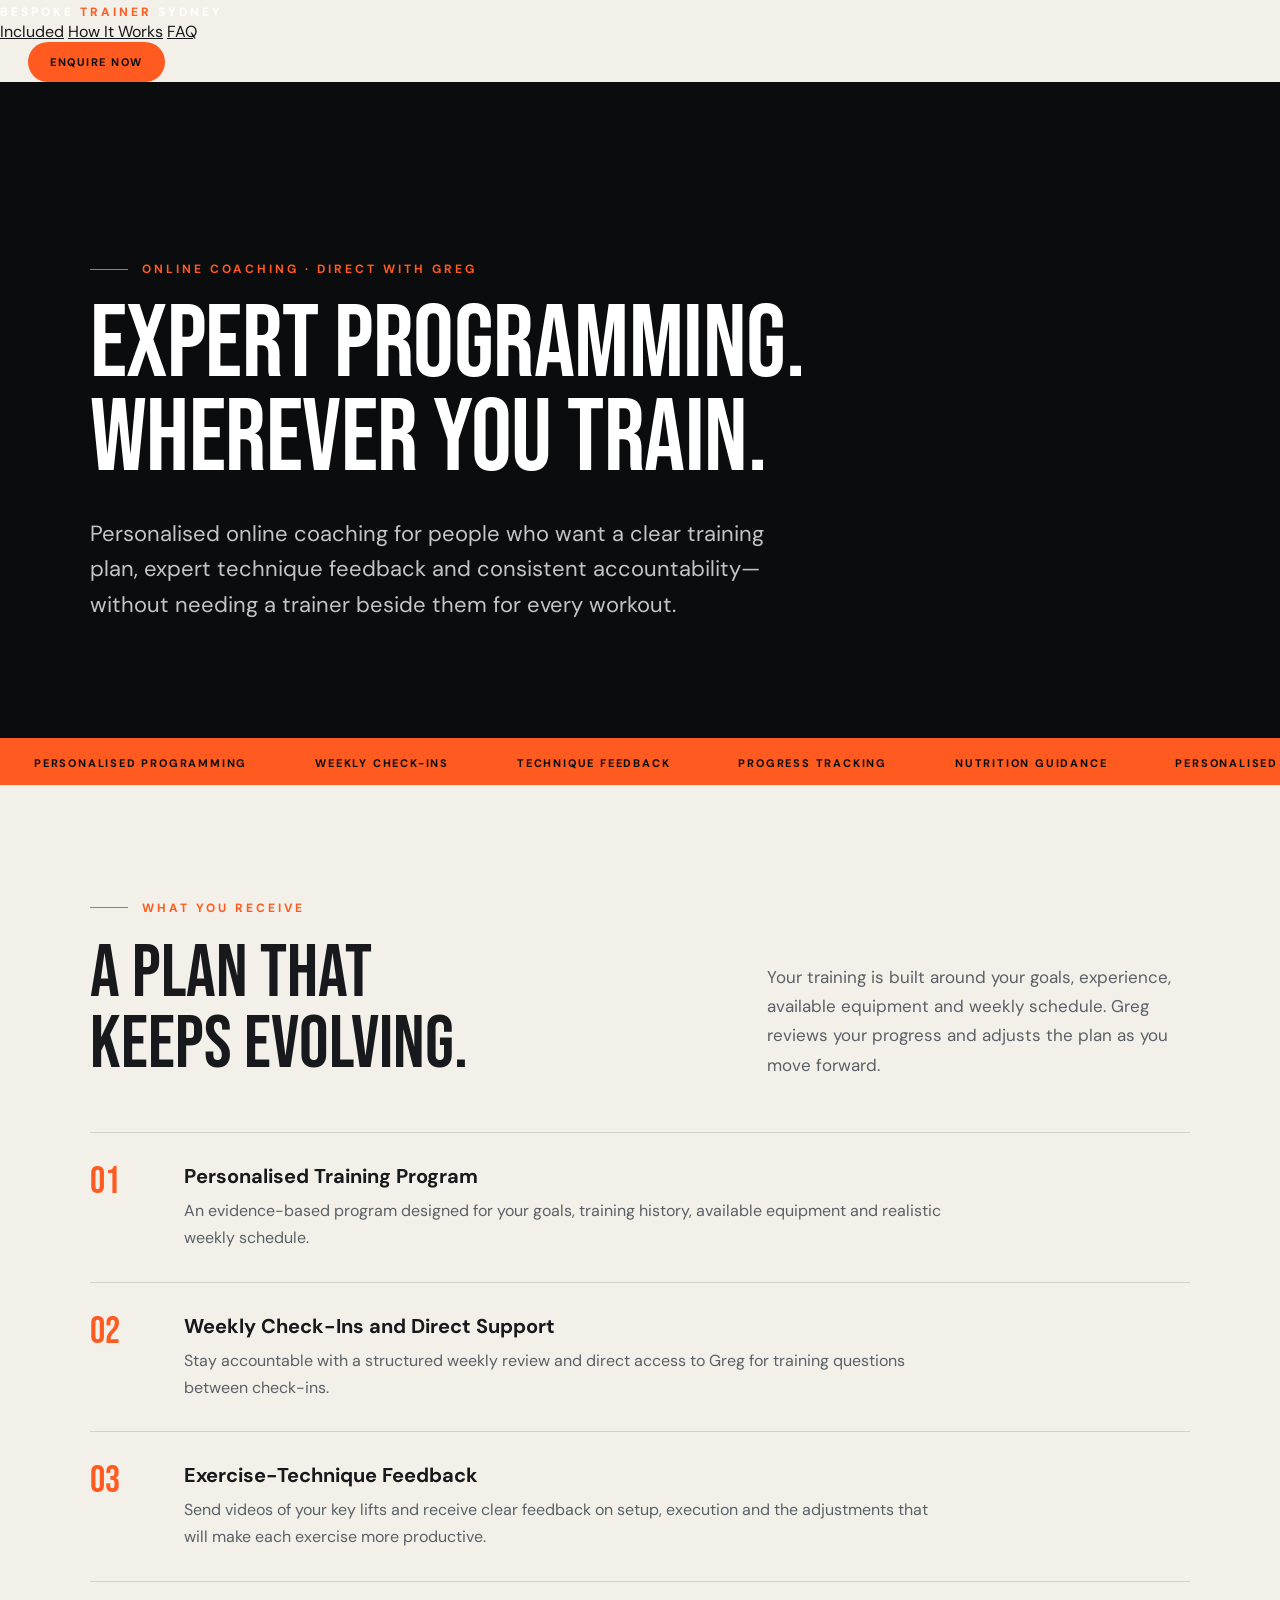
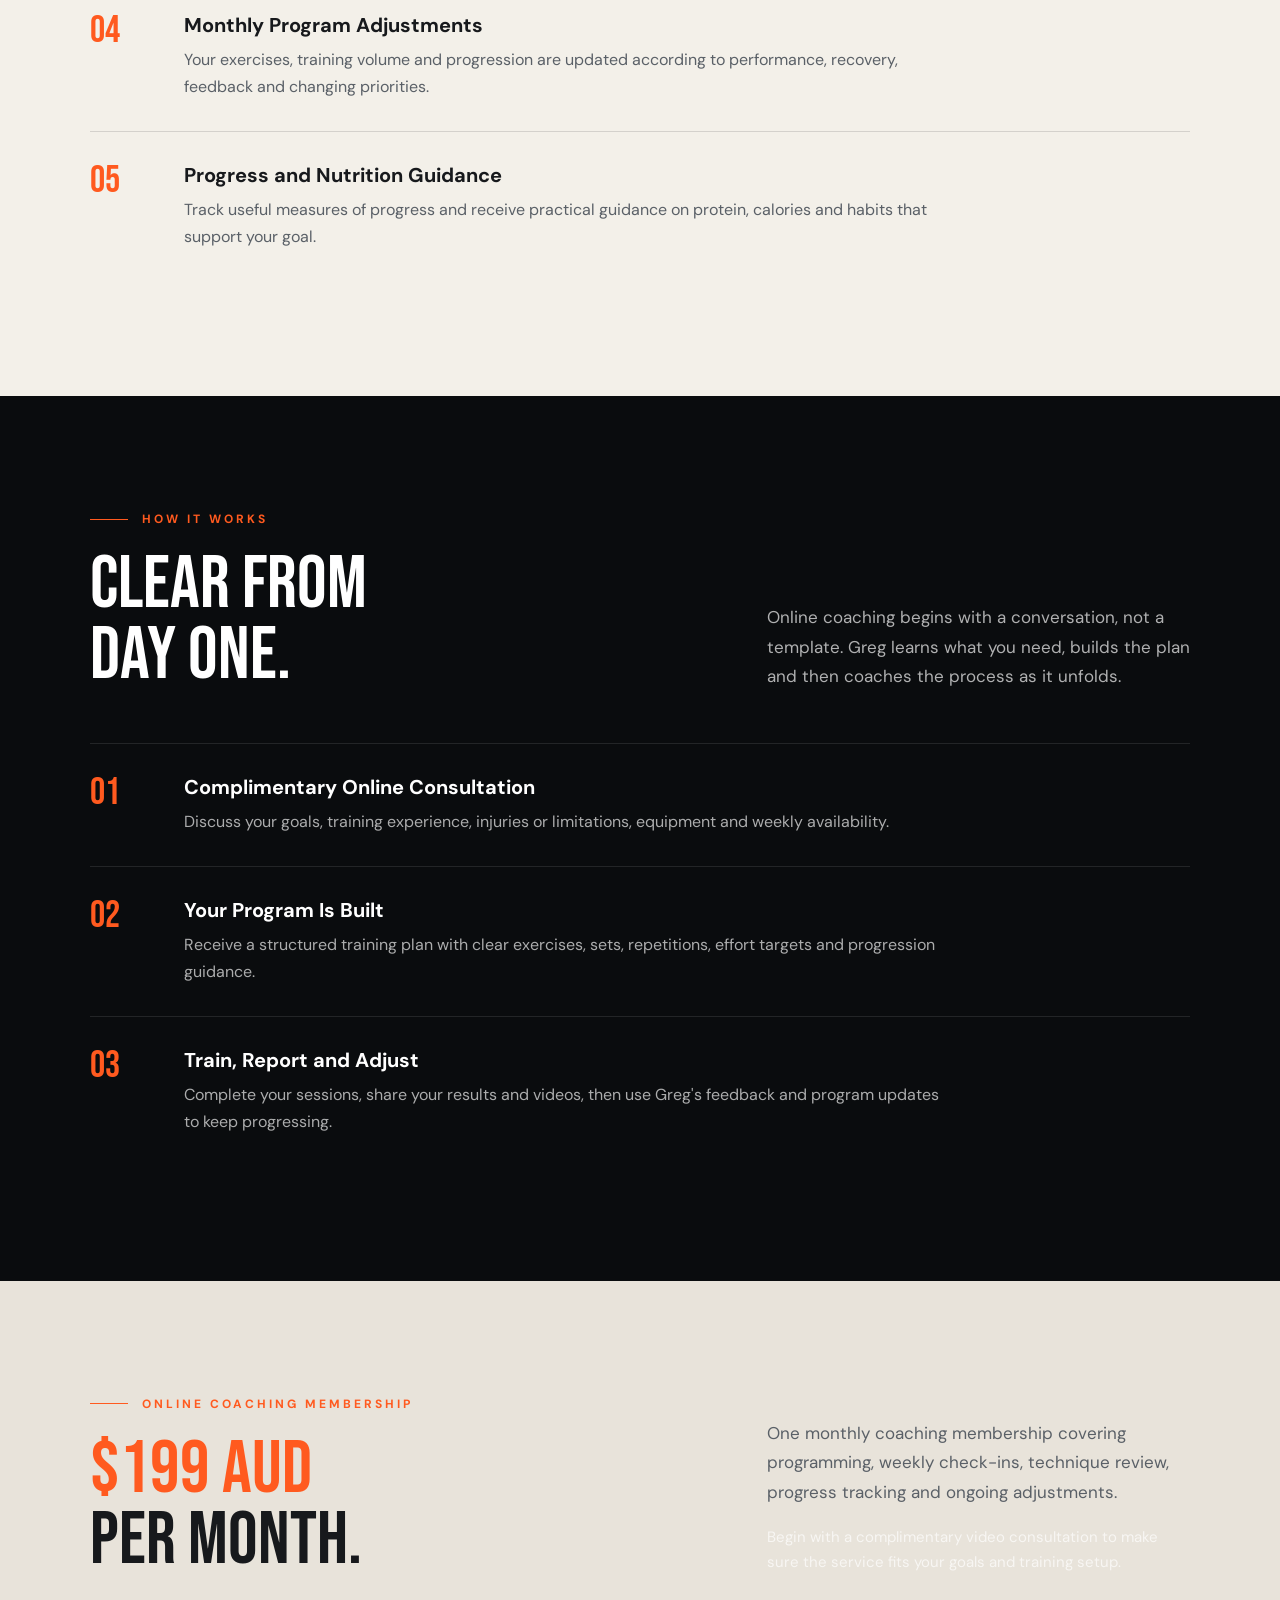
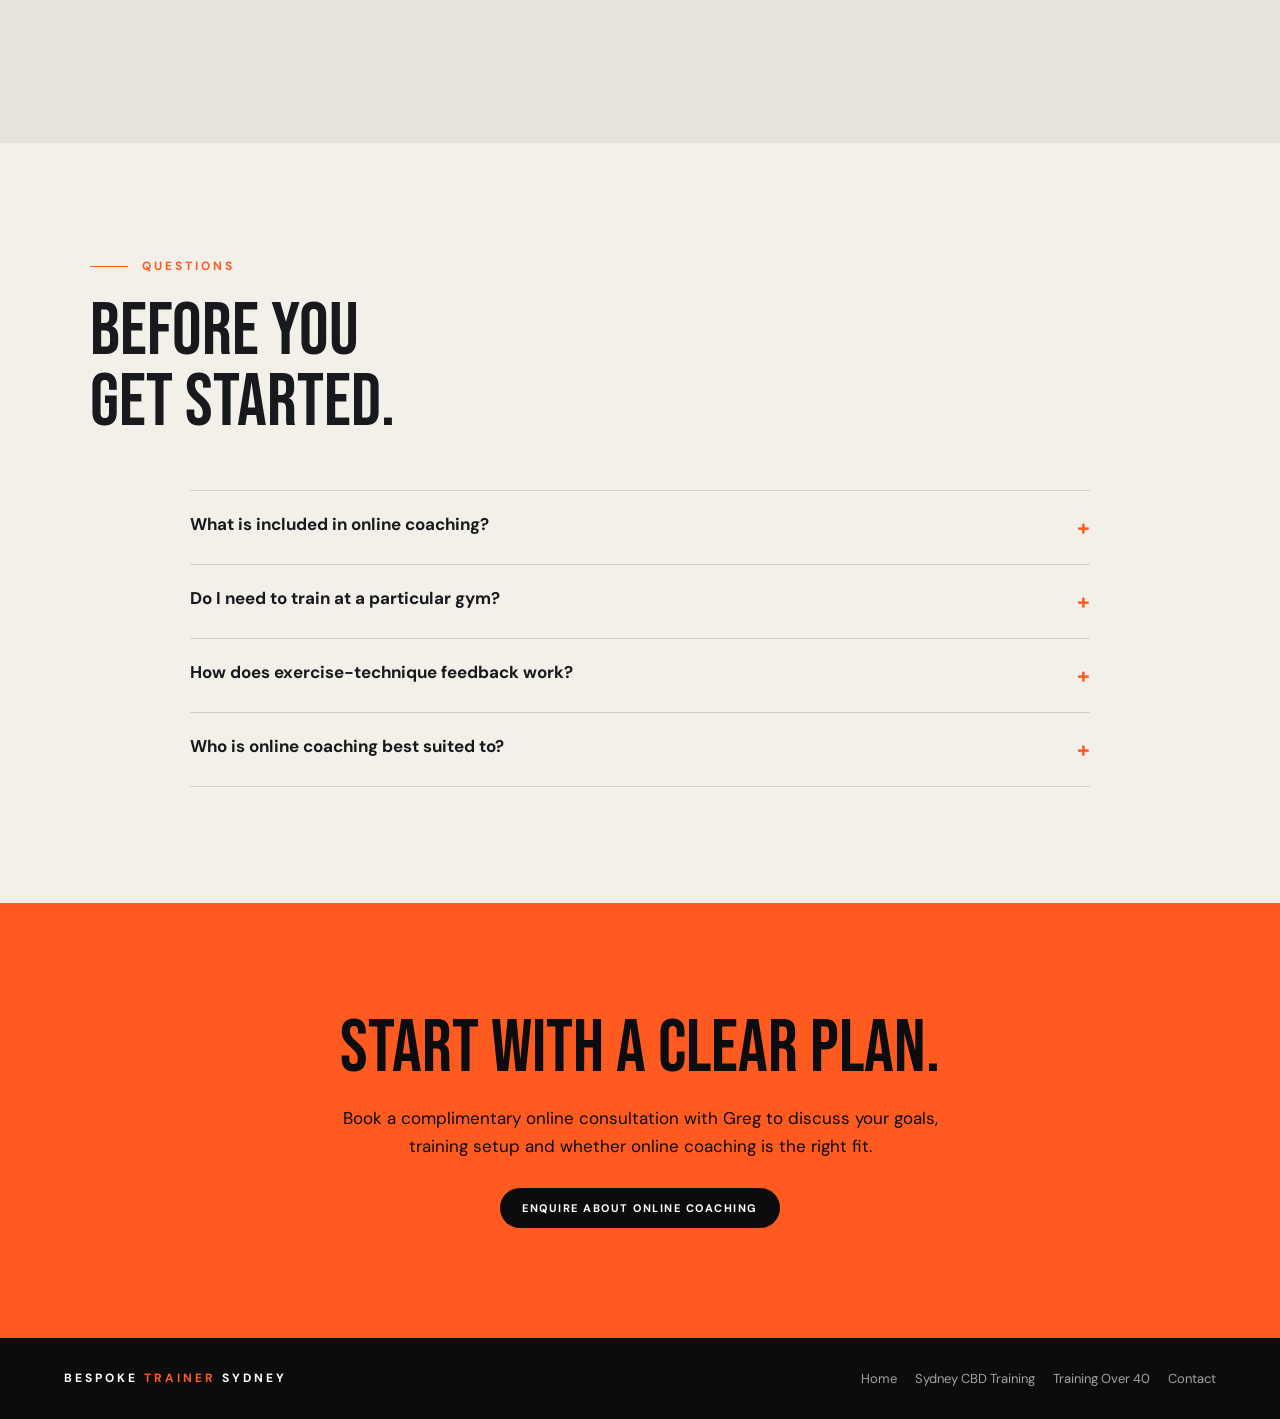
<file: online-coaching/index.html>
<!doctype html>
<html lang="en-AU">
<head>
  <meta charset="utf-8">
  <meta name="viewport" content="width=device-width,initial-scale=1">
  <title>Online Personal Training Australia | Greg Kafalian</title>
  <meta name="description" content="Personalised online coaching with Greg Kafalian for $199 per month. Expert programming, weekly check-ins, technique feedback and practical nutrition guidance.">
  <meta name="robots" content="index, follow, max-image-preview:large, max-snippet:-1, max-video-preview:-1">
  <link rel="canonical" href="https://sydneybespoketrainer.com/online-coaching/">
  <meta property="og:title" content="Online Coaching | Sydney Bespoke Trainer">
  <meta property="og:description" content="Expert programming, weekly check-ins and direct technique feedback with Greg Kafalian for $199 per month.">
  <meta property="og:type" content="website">
  <meta property="og:url" content="https://sydneybespoketrainer.com/online-coaching/">
  <link rel="alternate" hreflang="en-AU" href="https://sydneybespoketrainer.com/online-coaching/">
  <link rel="alternate" hreflang="x-default" href="https://sydneybespoketrainer.com/online-coaching/">
  <meta property="og:site_name" content="Bespoke Trainer Sydney">
  <meta property="og:locale" content="en_AU">
  <meta property="og:image" content="https://sydneybespoketrainer.com/assets/hero-poster.v1.jpg">
  <meta property="og:image:secure_url" content="https://sydneybespoketrainer.com/assets/hero-poster.v1.jpg">
  <meta property="og:image:type" content="image/jpeg">
  <meta property="og:image:width" content="1280">
  <meta property="og:image:height" content="720">
  <meta property="og:image:alt" content="Greg Kafalian providing evidence-based personal training">
  <meta name="twitter:card" content="summary_large_image">
  <meta name="twitter:title" content="Online Coaching | Sydney Bespoke Trainer">
  <meta name="twitter:description" content="Personalised programming, weekly check-ins and technique feedback with Greg Kafalian.">
  <meta name="twitter:image" content="https://sydneybespoketrainer.com/assets/hero-poster.v1.jpg">
  <meta name="twitter:image:alt" content="Greg Kafalian providing evidence-based personal training">
  <meta name="theme-color" content="#0a0c0e">
  <link rel="icon" href="/assets/greg-kafalian-search-192.v1.png" type="image/png" sizes="192x192">
  <link rel="shortcut icon" href="/favicon.ico">
  <link rel="apple-touch-icon" href="/assets/apple-touch-icon.v1.png" sizes="180x180">
  <link rel="preconnect" href="https://fonts.googleapis.com">
  <link rel="preconnect" href="https://fonts.gstatic.com" crossorigin>
  <link href="https://fonts.googleapis.com/css2?family=Bebas+Neue&family=DM+Sans:wght@400;500;700&display=swap" rel="stylesheet">
  <link rel="stylesheet" href="/assets/seo-pages.v1.css">
  <style>
    .price-note{margin-top:18px;color:rgba(255,255,255,.68);font-size:15px;line-height:1.7}
    .price-value{color:#ff5a1f;white-space:nowrap}
  </style>
  <script type="application/ld+json">
  {
    "@context":"https://schema.org",
    "@graph":[
      {
        "@type":"WebPage",
        "@id":"https://sydneybespoketrainer.com/online-coaching/#webpage",
        "url":"https://sydneybespoketrainer.com/online-coaching/",
        "name":"Online Personal Training Australia | Greg Kafalian",
        "description":"Personalised online coaching with Greg Kafalian for $199 per month, including expert programming, weekly check-ins, technique feedback and practical nutrition guidance.",
        "isPartOf":{"@id":"https://sydneybespoketrainer.com/#website"},
        "about":{"@id":"https://sydneybespoketrainer.com/online-coaching/#service"},
        "inLanguage":"en-AU"
      },
      {
        "@type":"Service",
        "@id":"https://sydneybespoketrainer.com/online-coaching/#service",
        "name":"Online Personal Training and Coaching",
        "serviceType":"Personalised online strength, muscle and body-composition coaching",
        "provider":{"@id":"https://sydneybespoketrainer.com/#business"},
        "areaServed":{"@type":"Country","name":"Australia"},
        "url":"https://sydneybespoketrainer.com/online-coaching/",
        "offers":{"@type":"Offer","price":"199","priceCurrency":"AUD","url":"https://sydneybespoketrainer.com/online-coaching/","availability":"https://schema.org/InStock"}
      },
      {
        "@type":["LocalBusiness","ProfessionalService"],
        "@id":"https://sydneybespoketrainer.com/#business",
        "name":"Sydney Bespoke Trainer",
        "alternateName":"Bespoke Trainer Sydney",
        "url":"https://sydneybespoketrainer.com/",
        "telephone":"+61416528578",
        "address":{"@type":"PostalAddress","streetAddress":"35 Clarence Street","addressLocality":"Sydney","addressRegion":"NSW","postalCode":"2000","addressCountry":"AU"}
      },
      {
        "@type":"BreadcrumbList",
        "itemListElement":[
          {"@type":"ListItem","position":1,"name":"Home","item":"https://sydneybespoketrainer.com/"},
          {"@type":"ListItem","position":2,"name":"Online Coaching","item":"https://sydneybespoketrainer.com/online-coaching/"}
        ]
      },
      {
        "@type":"FAQPage",
        "@id":"https://sydneybespoketrainer.com/online-coaching/#faq-schema",
        "mainEntity":[
          {"@type":"Question","name":"What is included in online coaching?","acceptedAnswer":{"@type":"Answer","text":"Online coaching includes a personalised training program, weekly check-ins, monthly program adjustments, exercise-technique feedback, progress tracking and practical nutrition guidance."}},
          {"@type":"Question","name":"Do I need to train at a particular gym?","acceptedAnswer":{"@type":"Answer","text":"No. Your program is built around the equipment you can access, whether you train at a commercial gym, apartment gym or suitable home setup."}},
          {"@type":"Question","name":"How does exercise-technique feedback work?","acceptedAnswer":{"@type":"Answer","text":"You can send training videos for Greg to review. You receive clear feedback on setup, execution and appropriate adjustments."}},
          {"@type":"Question","name":"Who is online coaching best suited to?","acceptedAnswer":{"@type":"Answer","text":"It is suited to people who can train independently but want an expert-designed program, accountability and ongoing adjustments rather than a generic template."}}
        ]
      }
    ]
  }
  </script>
  <script async src="https://www.googletagmanager.com/gtag/js?id=G-W6RP41ZV96"></script>
  <script>window.dataLayer=window.dataLayer||[];function gtag(){dataLayer.push(arguments)}gtag('js',new Date());gtag('config','G-W6RP41ZV96');</script>
</head>
<body>
  <header>
    <a class="logo" href="/">Bespoke <span>Trainer</span> Sydney</a>
    <nav>
      <a href="#included">Included</a>
      <a href="#process">How It Works</a>
      <a href="#faq">FAQ</a>
    </nav>
    <a class="book" href="/#contact">Enquire Now</a>
  </header>

  <main>
    <section class="hero">
      <div class="hero-inner">
        <div class="eyebrow">Online Coaching · Direct With Greg</div>
        <h1>Expert Programming.<br>Wherever You Train.</h1>
        <p>Personalised online coaching for people who want a clear training plan, expert technique feedback and consistent accountability—without needing a trainer beside them for every workout.</p>
      </div>
    </section>

    <div class="ticker" aria-hidden="true"><div class="ticker-track">
      <span>Personalised Programming</span><span>Weekly Check-Ins</span><span>Technique Feedback</span><span>Progress Tracking</span><span>Nutrition Guidance</span>
      <span>Personalised Programming</span><span>Weekly Check-Ins</span><span>Technique Feedback</span><span>Progress Tracking</span><span>Nutrition Guidance</span>
    </div></div>

    <section class="section light" id="included">
      <div class="section-head">
        <div><div class="eyebrow">What You Receive</div><h2>A Plan That<br>Keeps Evolving.</h2></div>
        <p class="section-copy">Your training is built around your goals, experience, available equipment and weekly schedule. Greg reviews your progress and adjusts the plan as you move forward.</p>
      </div>
      <div class="rows">
        <article class="row"><div class="row-num">01</div><div><h3>Personalised Training Program</h3><p>An evidence-based program designed for your goals, training history, available equipment and realistic weekly schedule.</p></div></article>
        <article class="row"><div class="row-num">02</div><div><h3>Weekly Check-Ins and Direct Support</h3><p>Stay accountable with a structured weekly review and direct access to Greg for training questions between check-ins.</p></div></article>
        <article class="row"><div class="row-num">03</div><div><h3>Exercise-Technique Feedback</h3><p>Send videos of your key lifts and receive clear feedback on setup, execution and the adjustments that will make each exercise more productive.</p></div></article>
        <article class="row"><div class="row-num">04</div><div><h3>Monthly Program Adjustments</h3><p>Your exercises, training volume and progression are updated according to performance, recovery, feedback and changing priorities.</p></div></article>
        <article class="row"><div class="row-num">05</div><div><h3>Progress and Nutrition Guidance</h3><p>Track useful measures of progress and receive practical guidance on protein, calories and habits that support your goal.</p></div></article>
      </div>
    </section>

    <section class="section dark" id="process">
      <div class="section-head">
        <div><div class="eyebrow">How It Works</div><h2>Clear From<br>Day One.</h2></div>
        <p class="section-copy">Online coaching begins with a conversation, not a template. Greg learns what you need, builds the plan and then coaches the process as it unfolds.</p>
      </div>
      <div class="rows">
        <article class="row"><div class="row-num">01</div><div><h3>Complimentary Online Consultation</h3><p>Discuss your goals, training experience, injuries or limitations, equipment and weekly availability.</p></div></article>
        <article class="row"><div class="row-num">02</div><div><h3>Your Program Is Built</h3><p>Receive a structured training plan with clear exercises, sets, repetitions, effort targets and progression guidance.</p></div></article>
        <article class="row"><div class="row-num">03</div><div><h3>Train, Report and Adjust</h3><p>Complete your sessions, share your results and videos, then use Greg's feedback and program updates to keep progressing.</p></div></article>
      </div>
    </section>

    <section class="section deep">
      <div class="section-head">
        <div><div class="eyebrow">Online Coaching Membership</div><h2><span class="price-value">$199 AUD</span><br>Per Month.</h2></div>
        <div>
          <p class="section-copy">One monthly coaching membership covering programming, weekly check-ins, technique review, progress tracking and ongoing adjustments.</p>
          <p class="price-note">Begin with a complimentary video consultation to make sure the service fits your goals and training setup.</p>
        </div>
      </div>
    </section>

    <section class="section light" id="faq">
      <div class="section-head"><div><div class="eyebrow">Questions</div><h2>Before You<br>Get Started.</h2></div></div>
      <div class="faq">
        <details><summary>What is included in online coaching?</summary><p>Your membership includes a personalised training program, weekly check-ins, monthly program adjustments, exercise-technique feedback, progress tracking and practical nutrition guidance.</p></details>
        <details><summary>Do I need to train at a particular gym?</summary><p>No. Your program is built around the equipment you can access, whether you train at a commercial gym, apartment gym or suitable home setup.</p></details>
        <details><summary>How does exercise-technique feedback work?</summary><p>Send videos of selected exercises for Greg to review. You receive clear feedback on setup, execution and appropriate adjustments.</p></details>
        <details><summary>Who is online coaching best suited to?</summary><p>It is ideal if you can train independently but want an expert-designed program, accountability and ongoing adjustments rather than a generic template.</p></details>
      </div>
    </section>

    <section class="cta">
      <h2>Start With A Clear Plan.</h2>
      <p>Book a complimentary online consultation with Greg to discuss your goals, training setup and whether online coaching is the right fit.</p>
      <a class="book" href="/#contact">Enquire About Online Coaching</a>
    </section>
  </main>

  <footer>
    <a class="logo" href="/">Bespoke <span>Trainer</span> Sydney</a>
    <nav><a href="/">Home</a><a href="/personal-trainer-sydney-cbd/">Sydney CBD Training</a><a href="/personal-training-over-40-sydney/">Training Over 40</a><a href="/#contact">Contact</a></nav>
  </footer>
</body>
</html>
</file>
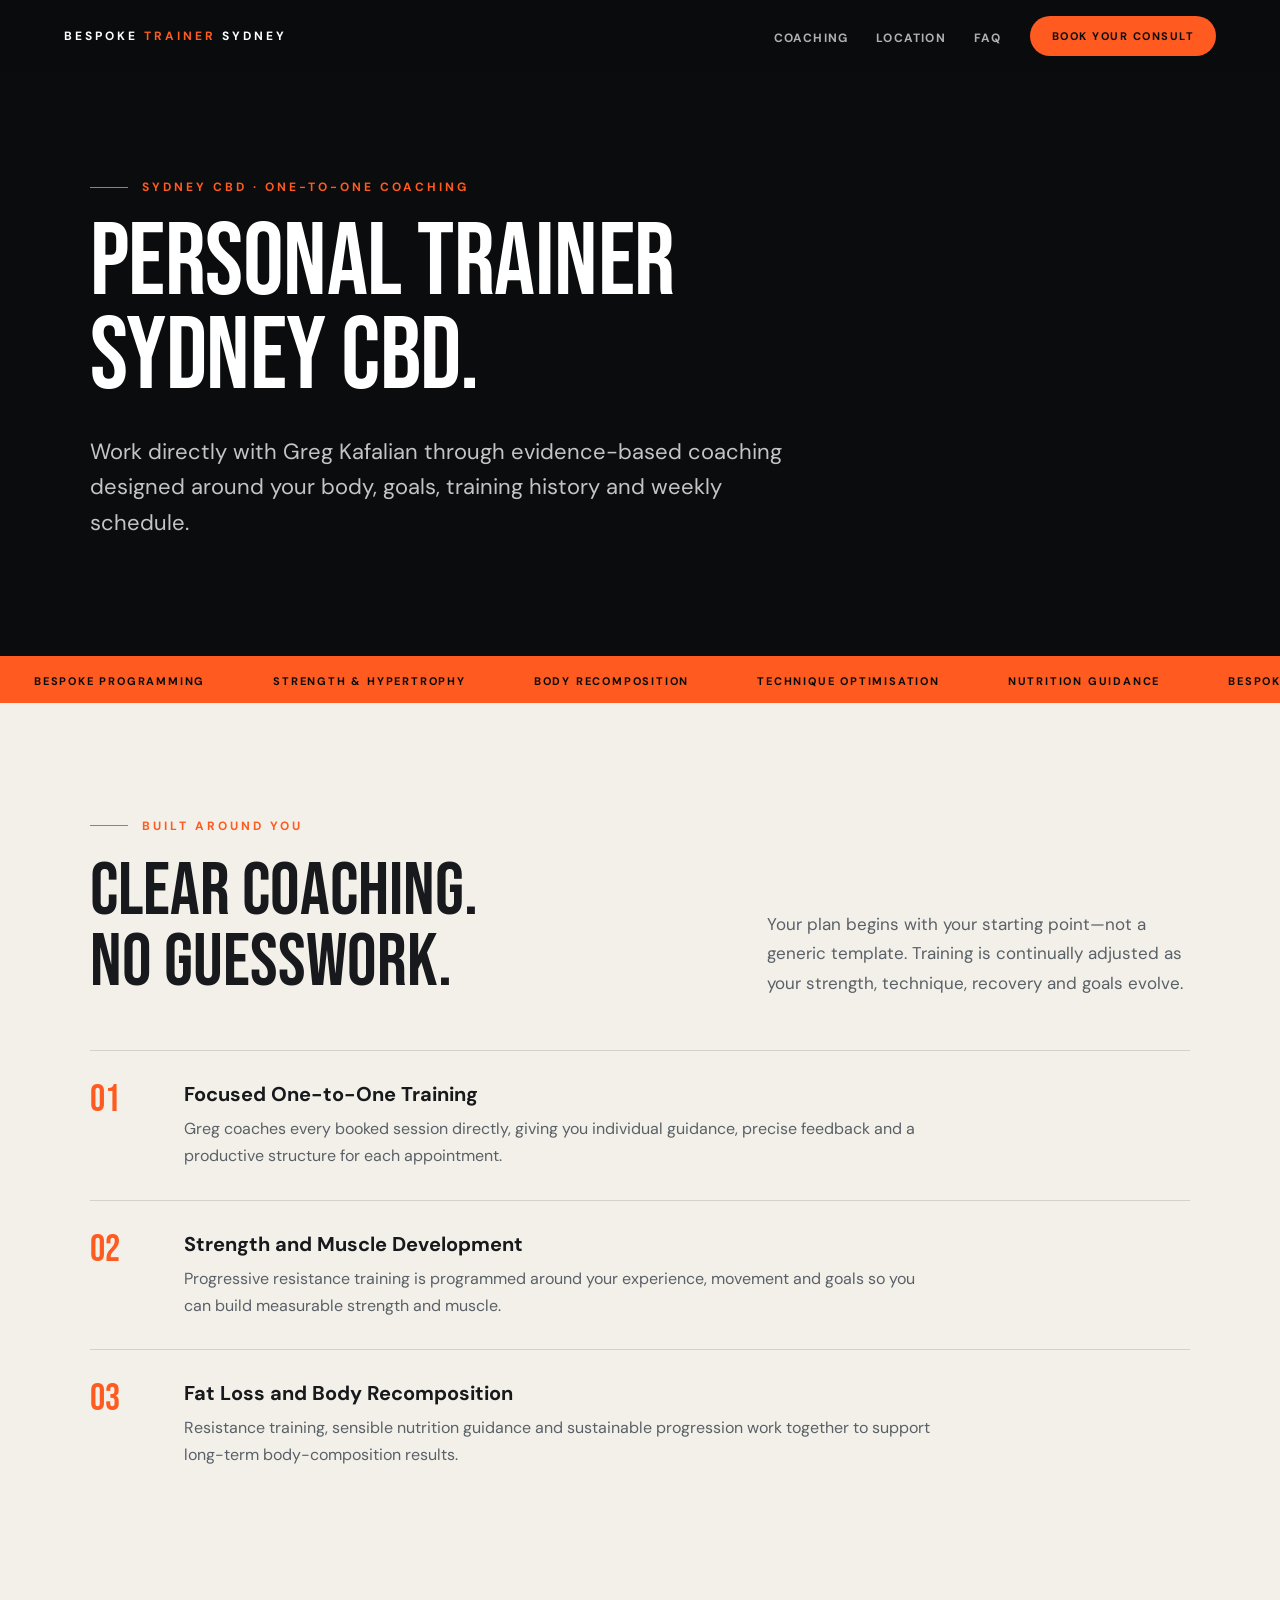
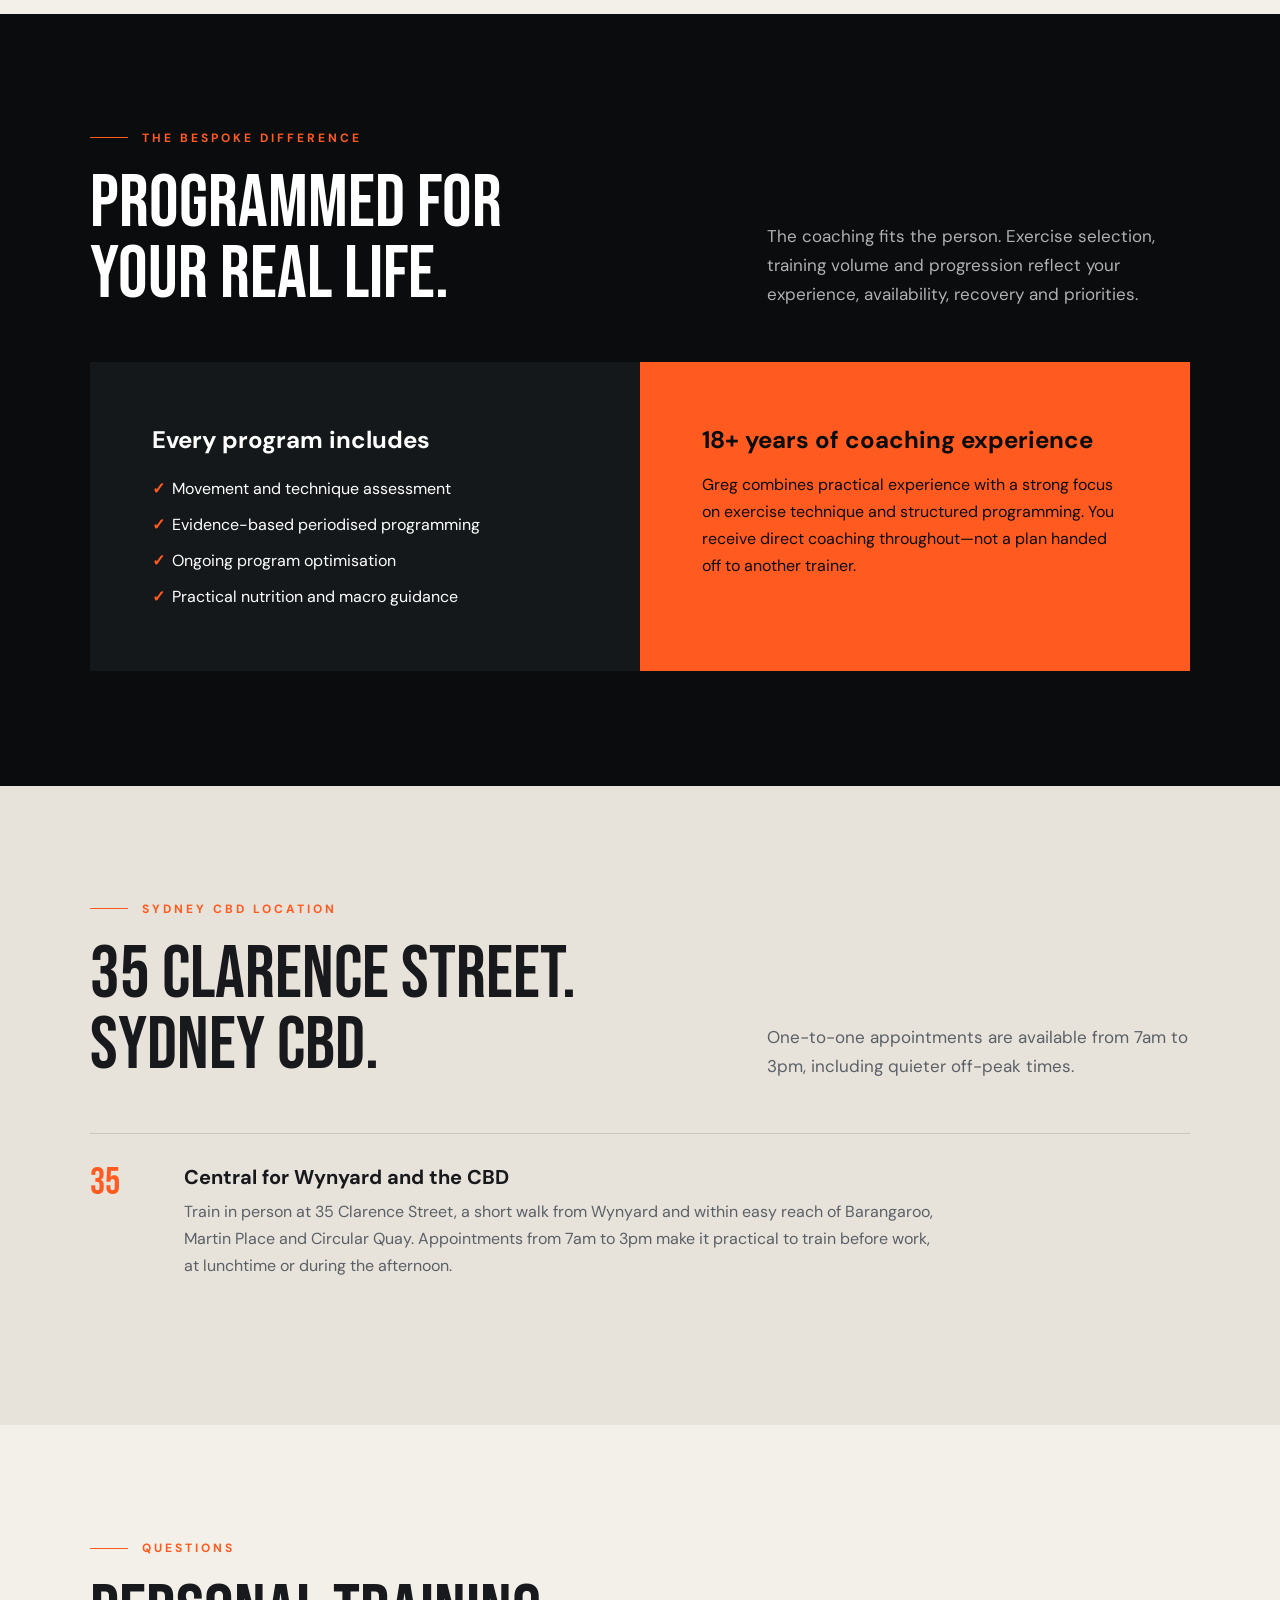
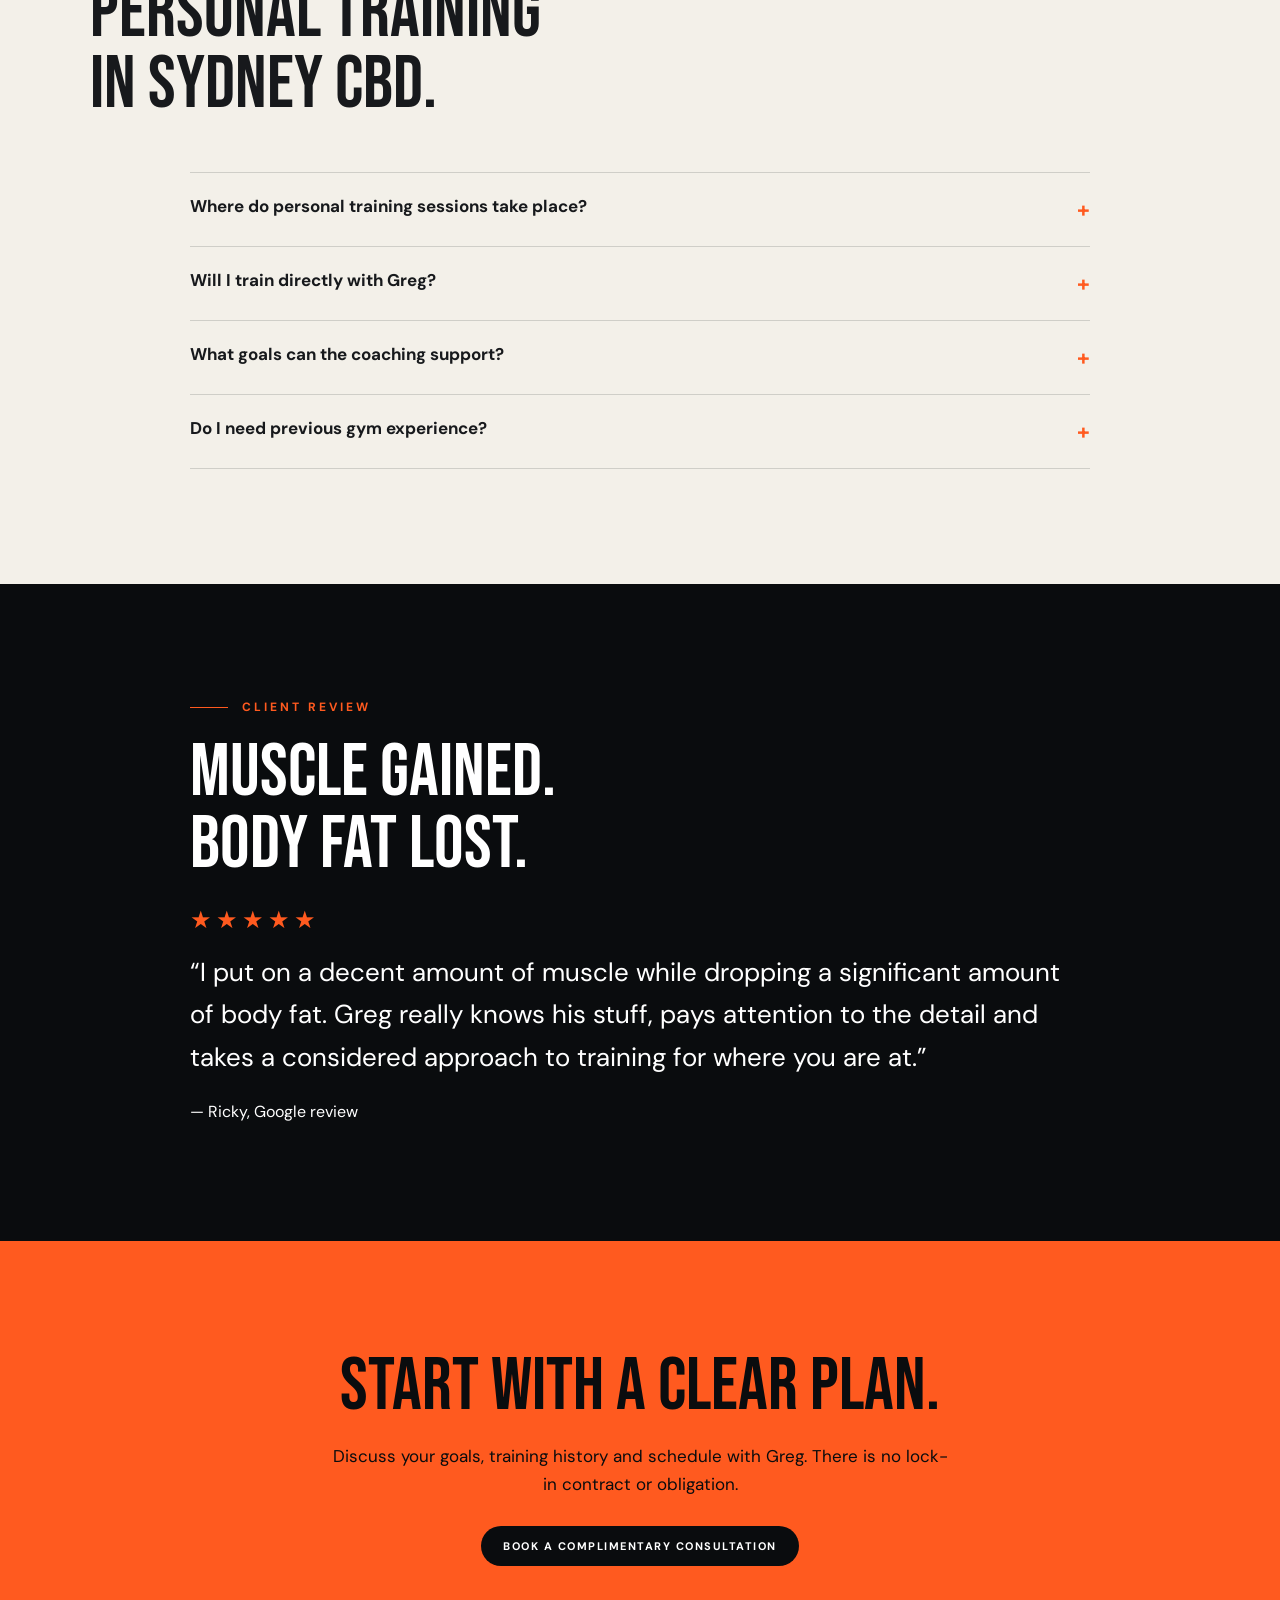
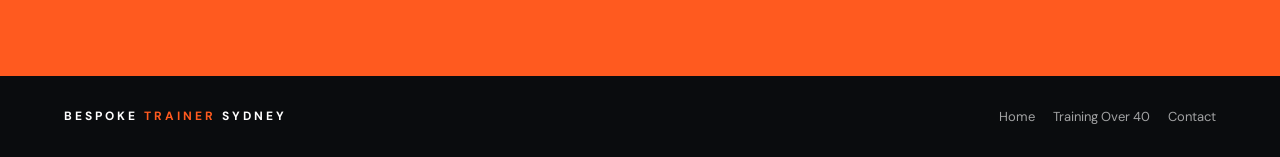
<file: personal-trainer-sydney-cbd/index.html>
<!doctype html>
<html lang="en-AU">
<head>
  <meta charset="utf-8">
  <meta name="viewport" content="width=device-width,initial-scale=1">
  <title>Personal Trainer Sydney CBD | 1:1 Evidence-Based Coaching</title>
  <meta name="description" content="One-to-one personal training in Sydney CBD with Greg Kafalian. Evidence-based strength, muscle, fat-loss and body-composition coaching at 35 Clarence Street.">
  <meta name="robots" content="index, follow, max-image-preview:large, max-snippet:-1, max-video-preview:-1">
  <link rel="canonical" href="https://sydneybespoketrainer.com/personal-trainer-sydney-cbd/">
  <meta property="og:title" content="Personal Trainer Sydney CBD | Bespoke Trainer Sydney">
  <meta property="og:description" content="Bespoke one-to-one coaching built around your goals, training experience and schedule.">
  <meta property="og:type" content="website">
  <meta property="og:url" content="https://sydneybespoketrainer.com/personal-trainer-sydney-cbd/">
  <link rel="alternate" hreflang="en-AU" href="https://sydneybespoketrainer.com/personal-trainer-sydney-cbd/">
  <link rel="alternate" hreflang="x-default" href="https://sydneybespoketrainer.com/personal-trainer-sydney-cbd/">
  <meta property="og:site_name" content="Bespoke Trainer Sydney">
  <meta property="og:locale" content="en_AU">
  <meta property="og:image" content="https://sydneybespoketrainer.com/assets/hero-poster.v1.jpg">
  <meta property="og:image:secure_url" content="https://sydneybespoketrainer.com/assets/hero-poster.v1.jpg">
  <meta property="og:image:type" content="image/jpeg">
  <meta property="og:image:width" content="1280">
  <meta property="og:image:height" content="720">
  <meta property="og:image:alt" content="Greg Kafalian coaching at Bespoke Trainer Sydney">
  <meta name="twitter:card" content="summary_large_image">
  <meta name="twitter:title" content="Personal Trainer Sydney CBD | Bespoke Trainer Sydney">
  <meta name="twitter:description" content="Evidence-based one-to-one personal training in Sydney CBD with Greg Kafalian.">
  <meta name="twitter:image" content="https://sydneybespoketrainer.com/assets/hero-poster.v1.jpg">
  <meta name="twitter:image:alt" content="Greg Kafalian coaching at Bespoke Trainer Sydney">
  <meta name="theme-color" content="#0a0c0e">
  <link rel="icon" href="/assets/greg-kafalian-search-192.v1.png" type="image/png" sizes="192x192">
  <link rel="shortcut icon" href="/favicon.ico">
  <link rel="apple-touch-icon" href="/assets/apple-touch-icon.v1.png" sizes="180x180">
  <link rel="preconnect" href="https://fonts.googleapis.com">
  <link rel="preconnect" href="https://fonts.gstatic.com" crossorigin>
  <link href="https://fonts.googleapis.com/css2?family=Bebas+Neue&family=DM+Sans:wght@400;500;700&display=swap" rel="stylesheet">
  <link rel="stylesheet" href="/assets/seo-pages.v1.css">
  <script type="application/ld+json">
{
  "@context": "https://schema.org",
  "@graph": [
    {
      "@type": "WebPage",
      "@id": "https://sydneybespoketrainer.com/personal-trainer-sydney-cbd/#webpage",
      "url": "https://sydneybespoketrainer.com/personal-trainer-sydney-cbd/",
      "name": "Personal Trainer Sydney CBD | 1:1 Evidence-Based Coaching",
      "description": "One-to-one personal training in Sydney CBD with Greg Kafalian. Evidence-based strength, muscle, fat-loss and body-composition coaching at 35 Clarence Street.",
      "isPartOf": {
        "@id": "https://sydneybespoketrainer.com/#website"
      },
      "about": {
        "@id": "https://sydneybespoketrainer.com/personal-trainer-sydney-cbd/#service"
      },
      "inLanguage": "en-AU"
    },
    {
      "@type": "Service",
      "@id": "https://sydneybespoketrainer.com/personal-trainer-sydney-cbd/#service",
      "name": "Personal Trainer Sydney CBD",
      "serviceType": "One-to-one personal training in Sydney CBD",
      "provider": {
        "@id": "https://sydneybespoketrainer.com/#business"
      },
      "areaServed": {
        "@type": "Place",
        "name": "Sydney CBD"
      },
      "url": "https://sydneybespoketrainer.com/personal-trainer-sydney-cbd/"
    },
    {
      "@type": [
        "LocalBusiness",
        "ProfessionalService"
      ],
      "@id": "https://sydneybespoketrainer.com/#business",
      "name": "Sydney Bespoke Trainer",
      "alternateName": "Bespoke Trainer Sydney",
      "url": "https://sydneybespoketrainer.com/",
      "telephone": "+61416528578",
      "address": {
        "@type": "PostalAddress",
        "streetAddress": "35 Clarence Street",
        "addressLocality": "Sydney",
        "addressRegion": "NSW",
        "postalCode": "2000",
        "addressCountry": "AU"
      }
    },
    {
      "@type": "BreadcrumbList",
      "itemListElement": [
        {
          "@type": "ListItem",
          "position": 1,
          "name": "Home",
          "item": "https://sydneybespoketrainer.com/"
        },
        {
          "@type": "ListItem",
          "position": 2,
          "name": "Personal Trainer Sydney CBD",
          "item": "https://sydneybespoketrainer.com/personal-trainer-sydney-cbd/"
        }
      ]
    },
    {
      "@type": "FAQPage",
      "@id": "https://sydneybespoketrainer.com/personal-trainer-sydney-cbd/#faq-schema",
      "mainEntity": [
        {
          "@type": "Question",
          "name": "Where do personal training sessions take place?",
          "acceptedAnswer": {
            "@type": "Answer",
            "text": "Sessions take place inside Snap Fitness, a commercial gym at 35 Clarence Street in Sydney CBD, near Wynyard Station. Your session is one-to-one with me, and the gym is convenient for clients coming from Barangaroo and The Rocks."
          }
        },
        {
          "@type": "Question",
          "name": "Will I train directly with Greg?",
          "acceptedAnswer": {
            "@type": "Answer",
            "text": "Yes. Greg coaches every booked one-to-one session directly."
          }
        },
        {
          "@type": "Question",
          "name": "What goals can the coaching support?",
          "acceptedAnswer": {
            "@type": "Answer",
            "text": "Programs can be built for strength, muscle development, fat loss, body composition, movement quality and long-term health."
          }
        },
        {
          "@type": "Question",
          "name": "Do I need previous gym experience?",
          "acceptedAnswer": {
            "@type": "Answer",
            "text": "No. Coaching is adapted to your current level, from complete beginners to experienced lifters seeking more precise programming."
          }
        }
      ]
    }
  ]
}
</script>
<script async src="https://www.googletagmanager.com/gtag/js?id=G-W6RP41ZV96"></script>
<script>
  window.dataLayer = window.dataLayer || [];
  function gtag(){dataLayer.push(arguments);}
  gtag('js', new Date());
  gtag('config', 'G-W6RP41ZV96');
</script>
</head>
<body>
  <header class="site-nav">
    <a class="logo" href="/">Bespoke <span>Trainer</span> Sydney</a>
    <ul class="nav-links">
      <li><a href="#coaching">Coaching</a></li>
      <li><a href="#location">Location</a></li>
      <li><a href="#faq">FAQ</a></li>
    </ul>
    <a class="book" href="/#contact">Book Your Consult</a>
  </header>
  <nav class="mobile-tabs" aria-label="Page sections">
    <a href="#coaching">Coaching</a>
    <a href="#location">Location</a>
    <a href="#faq">FAQ</a>
  </nav>

  <main>
    <section class="hero">
      <div class="hero-inner">
        <div class="eyebrow">Sydney CBD · One-to-One Coaching</div>
        <h1>Personal Trainer<br>Sydney CBD.</h1>
        <p>Work directly with Greg Kafalian through evidence-based coaching designed around your body, goals, training history and weekly schedule.</p>
      </div>
    </section>
    <div class="ticker" aria-hidden="true"><div class="ticker-track">
      <span>Bespoke Programming</span><span>Strength &amp; Hypertrophy</span><span>Body Recomposition</span><span>Technique Optimisation</span><span>Nutrition Guidance</span>
      <span>Bespoke Programming</span><span>Strength &amp; Hypertrophy</span><span>Body Recomposition</span><span>Technique Optimisation</span><span>Nutrition Guidance</span>
    </div></div>

    <section class="section light" id="coaching">
      <div class="section-head">
        <div><div class="eyebrow">Built Around You</div><h2>Clear Coaching.<br>No Guesswork.</h2></div>
        <p class="section-copy">Your plan begins with your starting point—not a generic template. Training is continually adjusted as your strength, technique, recovery and goals evolve.</p>
      </div>
      <div class="rows">
        <article class="row"><div class="row-num">01</div><div><h3>Focused One-to-One Training</h3><p>Greg coaches every booked session directly, giving you individual guidance, precise feedback and a productive structure for each appointment.</p></div></article>
        <article class="row"><div class="row-num">02</div><div><h3>Strength and Muscle Development</h3><p>Progressive resistance training is programmed around your experience, movement and goals so you can build measurable strength and muscle.</p></div></article>
        <article class="row"><div class="row-num">03</div><div><h3>Fat Loss and Body Recomposition</h3><p>Resistance training, sensible nutrition guidance and sustainable progression work together to support long-term body-composition results.</p></div></article>
      </div>
    </section>

    <section class="section dark">
      <div class="section-head">
        <div><div class="eyebrow">The Bespoke Difference</div><h2>Programmed For<br>Your Real Life.</h2></div>
        <p class="section-copy">The coaching fits the person. Exercise selection, training volume and progression reflect your experience, availability, recovery and priorities.</p>
      </div>
      <div class="split">
        <div><h3>Every program includes</h3><ul class="facts"><li>Movement and technique assessment</li><li>Evidence-based periodised programming</li><li>Ongoing program optimisation</li><li>Practical nutrition and macro guidance</li></ul></div>
        <div><h3>18+ years of coaching experience</h3><p>Greg combines practical experience with a strong focus on exercise technique and structured programming. You receive direct coaching throughout—not a plan handed off to another trainer.</p></div>
      </div>
    </section>

    <section class="section deep" id="location">
      <div class="section-head">
        <div><div class="eyebrow">Sydney CBD Location</div><h2>35 Clarence Street.<br>Sydney CBD.</h2></div>
        <p class="section-copy">One-to-one appointments are available from 7am to 3pm, including quieter off-peak times.</p>
      </div>
      <div class="rows"><div class="row"><div class="row-num">35</div><div><h3>Central for Wynyard and the CBD</h3><p>Train in person at 35 Clarence Street, a short walk from Wynyard and within easy reach of Barangaroo, Martin Place and Circular Quay. Appointments from 7am to 3pm make it practical to train before work, at lunchtime or during the afternoon.</p></div></div></div>
    </section>

    <section class="section light" id="faq">
      <div class="section-head"><div><div class="eyebrow">Questions</div><h2>Personal Training<br>In Sydney CBD.</h2></div></div>
      <div class="faq">
        <details><summary>Where do personal training sessions take place?</summary><p>Sessions take place inside Snap Fitness, a commercial gym at 35 Clarence Street in Sydney CBD, near Wynyard Station. Your session is one-to-one with me, and the gym is convenient for clients coming from Barangaroo and The Rocks.</p></details>
        <details><summary>Will I train directly with Greg?</summary><p>Yes. Greg coaches every booked one-to-one session directly, so your program and feedback remain consistent.</p></details>
        <details><summary>What goals can the coaching support?</summary><p>Your program can focus on strength, muscle development, fat loss, body composition, technique, movement quality or long-term health.</p></details>
        <details><summary>Do I need previous gym experience?</summary><p>No. Coaching is adapted to your current level, from complete beginners to experienced lifters seeking more precise programming.</p></details>
      </div>
    </section>

    <section class="section dark" aria-labelledby="ricky-review-heading">
      <div style="max-width:900px;margin:0 auto">
        <div class="eyebrow">Client Review</div>
        <h2 id="ricky-review-heading">Muscle gained.<br>Body fat lost.</h2>
        <p aria-label="5 out of 5 stars" style="color:var(--orange);font-size:24px;letter-spacing:4px;margin:24px 0 16px">★★★★★</p>
        <blockquote style="margin:0;font-size:clamp(19px,2.2vw,26px);line-height:1.65">
          <p>“I put on a decent amount of muscle while dropping a significant amount of body fat. Greg really knows his stuff, pays attention to the detail and takes a considered approach to training for where you are at.”</p>
          <footer style="padding:20px 0 0;border:0;background:transparent;font-size:16px;color:inherit">— Ricky, Google review</footer>
        </blockquote>
      </div>
    </section>

    <section class="cta">
      <h2>Start With A Clear Plan.</h2>
      <p>Discuss your goals, training history and schedule with Greg. There is no lock-in contract or obligation.</p>
      <a class="book" href="/#contact">Book a Complimentary Consultation</a>
    </section>
  </main>

  <footer>
    <a class="logo" href="/">Bespoke <span>Trainer</span> Sydney</a>
    <nav><a href="/">Home</a><a href="/personal-training-over-40-sydney/">Training Over 40</a><a href="/#contact">Contact</a></nav>
  </footer>
</body>
</html>
</file>
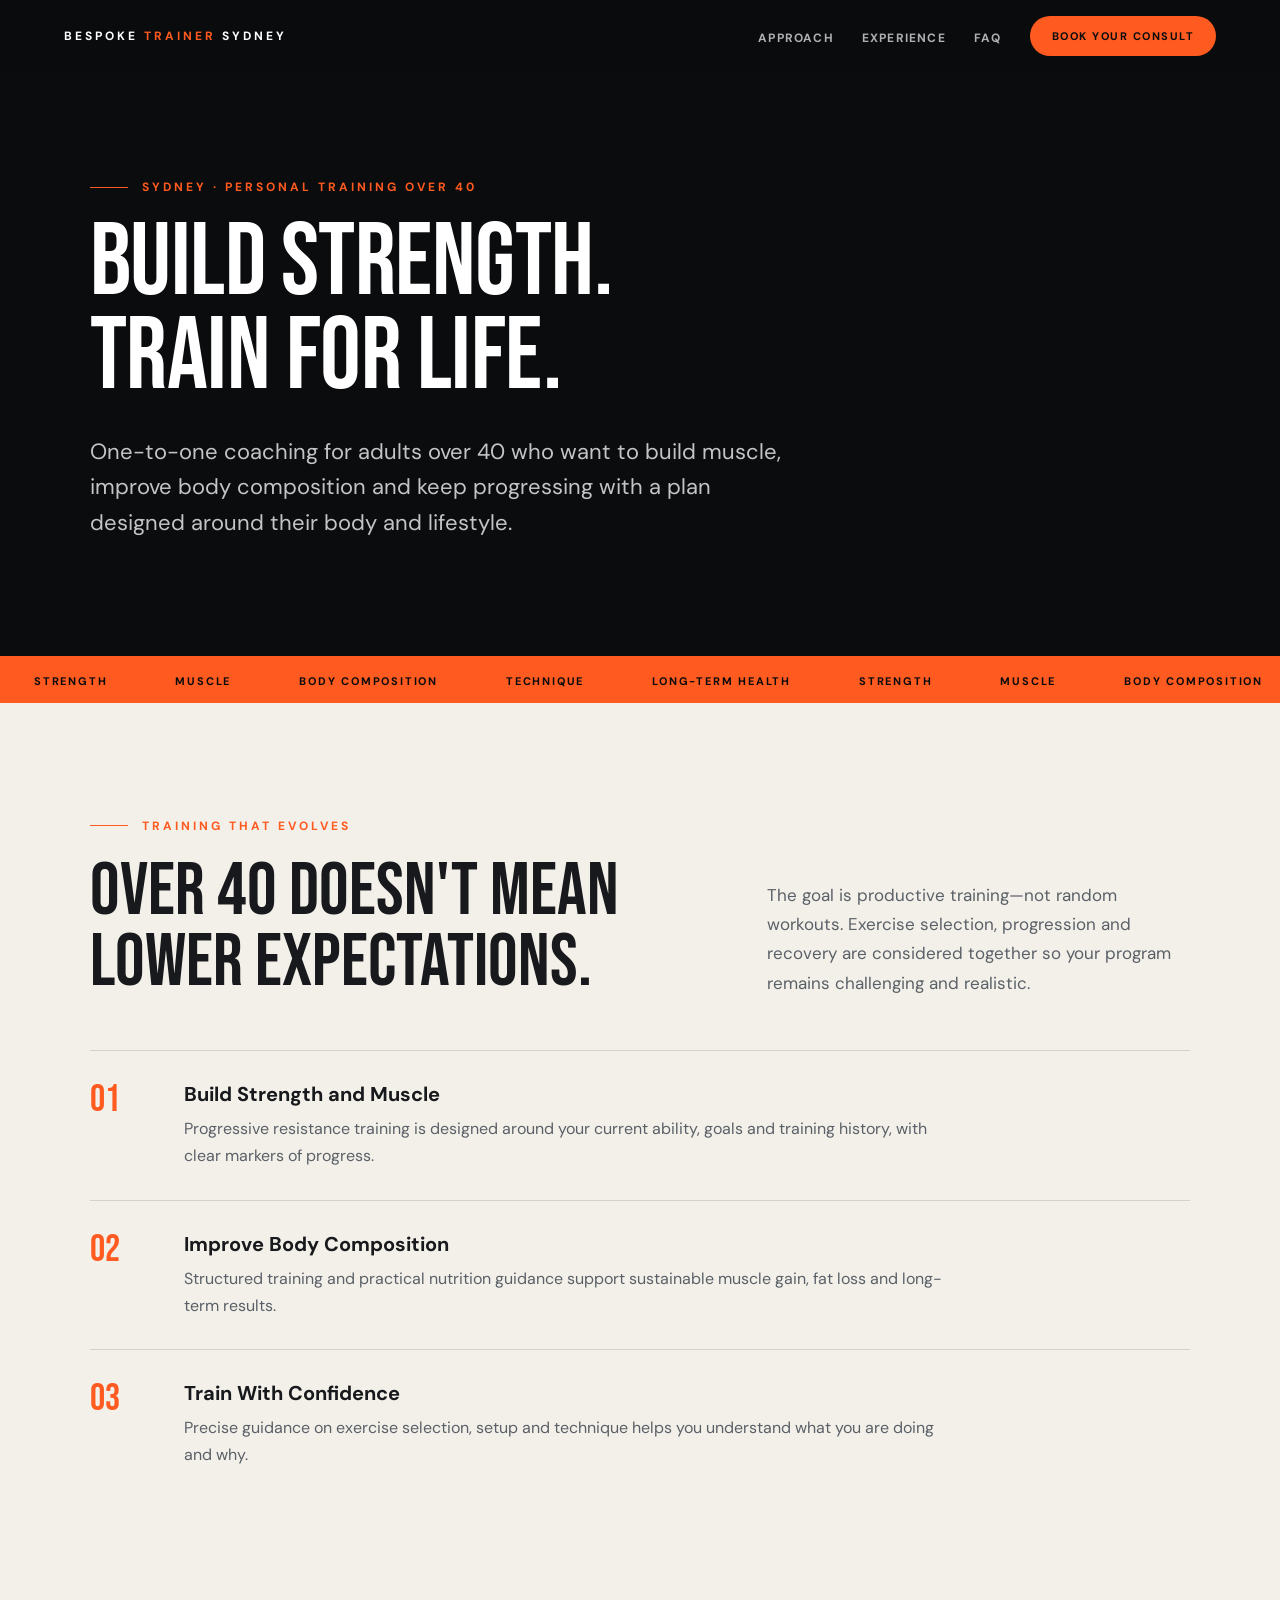
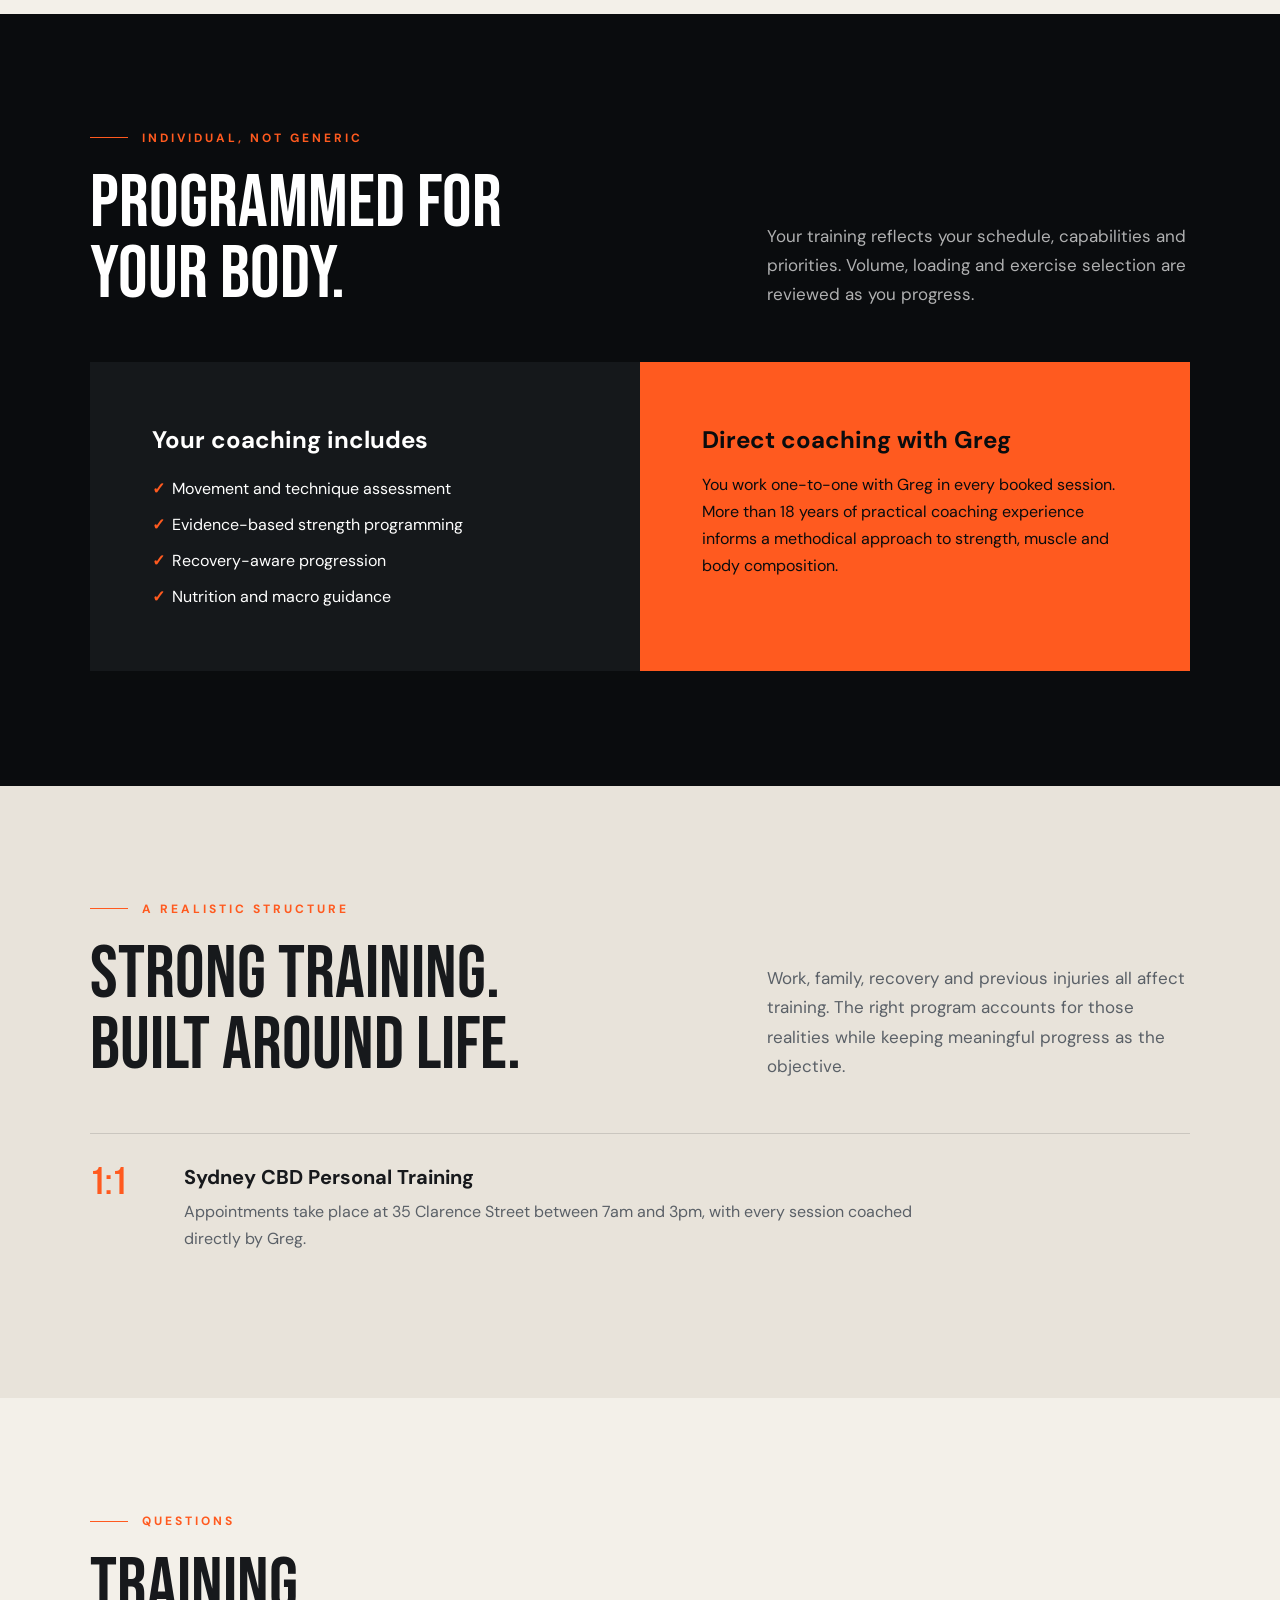
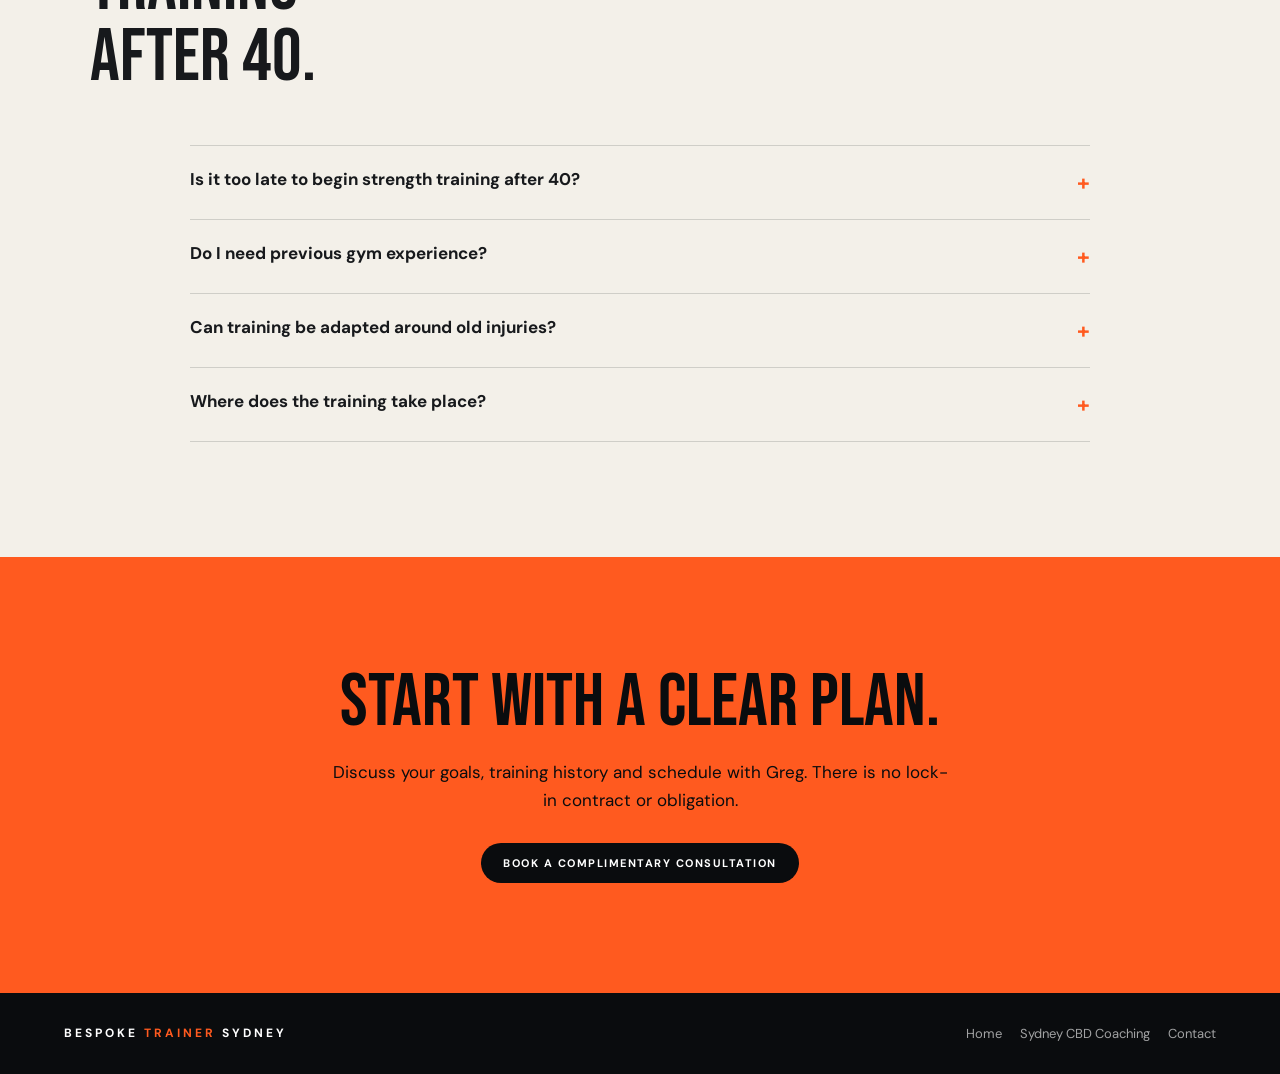
<file: personal-training-over-40-sydney/index.html>
<!doctype html>
<html lang="en-AU">
<head>
  <meta charset="utf-8">
  <meta name="viewport" content="width=device-width,initial-scale=1">
  <title>Personal Training Over 40 Sydney | Strength Coaching</title>
  <meta name="description" content="One-to-one personal training for adults over 40 in Sydney. Build strength, muscle and confidence with evidence-based coaching tailored to your body and lifestyle.">
  <meta name="robots" content="index, follow, max-image-preview:large, max-snippet:-1, max-video-preview:-1">
  <link rel="canonical" href="https://sydneybespoketrainer.com/personal-training-over-40-sydney/">
  <meta property="og:title" content="Personal Training Over 40 Sydney | Bespoke Trainer Sydney">
  <meta property="og:description" content="Evidence-based coaching to build strength, muscle and long-term capability after 40.">
  <meta property="og:type" content="website">
  <meta property="og:url" content="https://sydneybespoketrainer.com/personal-training-over-40-sydney/">
  <link rel="alternate" hreflang="en-AU" href="https://sydneybespoketrainer.com/personal-training-over-40-sydney/">
  <link rel="alternate" hreflang="x-default" href="https://sydneybespoketrainer.com/personal-training-over-40-sydney/">
  <meta property="og:site_name" content="Bespoke Trainer Sydney">
  <meta property="og:locale" content="en_AU">
  <meta property="og:image" content="https://sydneybespoketrainer.com/assets/hero-poster.v1.jpg">
  <meta property="og:image:secure_url" content="https://sydneybespoketrainer.com/assets/hero-poster.v1.jpg">
  <meta property="og:image:type" content="image/jpeg">
  <meta property="og:image:width" content="1280">
  <meta property="og:image:height" content="720">
  <meta property="og:image:alt" content="Greg Kafalian coaching at Bespoke Trainer Sydney">
  <meta name="twitter:card" content="summary_large_image">
  <meta name="twitter:title" content="Personal Training Over 40 Sydney | Bespoke Trainer Sydney">
  <meta name="twitter:description" content="Evidence-based strength and body-composition coaching for adults over 40 in Sydney.">
  <meta name="twitter:image" content="https://sydneybespoketrainer.com/assets/hero-poster.v1.jpg">
  <meta name="twitter:image:alt" content="Greg Kafalian coaching at Bespoke Trainer Sydney">
  <meta name="theme-color" content="#0a0c0e">
  <link rel="icon" href="/assets/greg-kafalian-search-192.v1.png" type="image/png" sizes="192x192">
  <link rel="shortcut icon" href="/favicon.ico">
  <link rel="apple-touch-icon" href="/assets/apple-touch-icon.v1.png" sizes="180x180">
  <link rel="preconnect" href="https://fonts.googleapis.com">
  <link rel="preconnect" href="https://fonts.gstatic.com" crossorigin>
  <link href="https://fonts.googleapis.com/css2?family=Bebas+Neue&family=DM+Sans:wght@400;500;700&display=swap" rel="stylesheet">
  <link rel="stylesheet" href="/assets/seo-pages.v1.css">
  <script type="application/ld+json">
{
  "@context": "https://schema.org",
  "@graph": [
    {
      "@type": "WebPage",
      "@id": "https://sydneybespoketrainer.com/personal-training-over-40-sydney/#webpage",
      "url": "https://sydneybespoketrainer.com/personal-training-over-40-sydney/",
      "name": "Personal Training Over 40 Sydney | Strength Coaching",
      "description": "One-to-one personal training for adults over 40 in Sydney. Build strength, muscle and confidence with evidence-based coaching tailored to your body and lifestyle.",
      "isPartOf": {
        "@id": "https://sydneybespoketrainer.com/#website"
      },
      "about": {
        "@id": "https://sydneybespoketrainer.com/personal-training-over-40-sydney/#service"
      },
      "inLanguage": "en-AU"
    },
    {
      "@type": "Service",
      "@id": "https://sydneybespoketrainer.com/personal-training-over-40-sydney/#service",
      "name": "Personal Training Over 40 Sydney",
      "serviceType": "One-to-one strength and body-composition coaching for adults over 40",
      "provider": {
        "@id": "https://sydneybespoketrainer.com/#business"
      },
      "areaServed": {
        "@type": "Place",
        "name": "Sydney CBD"
      },
      "url": "https://sydneybespoketrainer.com/personal-training-over-40-sydney/"
    },
    {
      "@type": [
        "LocalBusiness",
        "ProfessionalService"
      ],
      "@id": "https://sydneybespoketrainer.com/#business",
      "name": "Sydney Bespoke Trainer",
      "alternateName": "Bespoke Trainer Sydney",
      "url": "https://sydneybespoketrainer.com/",
      "telephone": "+61416528578",
      "address": {
        "@type": "PostalAddress",
        "streetAddress": "35 Clarence Street",
        "addressLocality": "Sydney",
        "addressRegion": "NSW",
        "postalCode": "2000",
        "addressCountry": "AU"
      }
    },
    {
      "@type": "BreadcrumbList",
      "itemListElement": [
        {
          "@type": "ListItem",
          "position": 1,
          "name": "Home",
          "item": "https://sydneybespoketrainer.com/"
        },
        {
          "@type": "ListItem",
          "position": 2,
          "name": "Personal Training Over 40 Sydney",
          "item": "https://sydneybespoketrainer.com/personal-training-over-40-sydney/"
        }
      ]
    },
    {
      "@type": "FAQPage",
      "@id": "https://sydneybespoketrainer.com/personal-training-over-40-sydney/#faq-schema",
      "mainEntity": [
        {
          "@type": "Question",
          "name": "Is it too late to begin strength training after 40?",
          "acceptedAnswer": {
            "@type": "Answer",
            "text": "No. Training can begin from your current level and progress according to your experience, capabilities and recovery."
          }
        },
        {
          "@type": "Question",
          "name": "Do I need previous gym experience?",
          "acceptedAnswer": {
            "@type": "Answer",
            "text": "No. Coaching is adapted for beginners, people returning after time away and experienced lifters wanting a more precise plan."
          }
        },
        {
          "@type": "Question",
          "name": "Can training be adapted around old injuries?",
          "acceptedAnswer": {
            "@type": "Answer",
            "text": "Exercise selection, range of motion, loading and progression can be adapted to current capabilities, with medical clearance requested where appropriate."
          }
        },
        {
          "@type": "Question",
          "name": "Where does the training take place?",
          "acceptedAnswer": {
            "@type": "Answer",
            "text": "Sessions take place at 35 Clarence Street in Sydney CBD."
          }
        }
      ]
    }
  ]
}
</script>
<script async src="https://www.googletagmanager.com/gtag/js?id=G-W6RP41ZV96"></script>
<script>
  window.dataLayer = window.dataLayer || [];
  function gtag(){dataLayer.push(arguments);}
  gtag('js', new Date());
  gtag('config', 'G-W6RP41ZV96');
</script>
</head>
<body>
  <header class="site-nav">
    <a class="logo" href="/">Bespoke <span>Trainer</span> Sydney</a>
    <ul class="nav-links">
      <li><a href="#approach">Approach</a></li>
      <li><a href="#experience">Experience</a></li>
      <li><a href="#faq">FAQ</a></li>
    </ul>
    <a class="book" href="/#contact">Book Your Consult</a>
  </header>
  <nav class="mobile-tabs" aria-label="Page sections">
    <a href="#approach">Approach</a>
    <a href="#experience">Experience</a>
    <a href="#faq">FAQ</a>
  </nav>

  <main>
    <section class="hero">
      <div class="hero-inner">
        <div class="eyebrow">Sydney · Personal Training Over 40</div>
        <h1>Build Strength.<br>Train For Life.</h1>
        <p>One-to-one coaching for adults over 40 who want to build muscle, improve body composition and keep progressing with a plan designed around their body and lifestyle.</p>
      </div>
    </section>
    <div class="ticker" aria-hidden="true"><div class="ticker-track">
      <span>Strength</span><span>Muscle</span><span>Body Composition</span><span>Technique</span><span>Long-Term Health</span>
      <span>Strength</span><span>Muscle</span><span>Body Composition</span><span>Technique</span><span>Long-Term Health</span>
    </div></div>

    <section class="section light" id="approach">
      <div class="section-head">
        <div><div class="eyebrow">Training That Evolves</div><h2>Over 40 Doesn't Mean<br>Lower Expectations.</h2></div>
        <p class="section-copy">The goal is productive training—not random workouts. Exercise selection, progression and recovery are considered together so your program remains challenging and realistic.</p>
      </div>
      <div class="rows">
        <article class="row"><div class="row-num">01</div><div><h3>Build Strength and Muscle</h3><p>Progressive resistance training is designed around your current ability, goals and training history, with clear markers of progress.</p></div></article>
        <article class="row"><div class="row-num">02</div><div><h3>Improve Body Composition</h3><p>Structured training and practical nutrition guidance support sustainable muscle gain, fat loss and long-term results.</p></div></article>
        <article class="row"><div class="row-num">03</div><div><h3>Train With Confidence</h3><p>Precise guidance on exercise selection, setup and technique helps you understand what you are doing and why.</p></div></article>
      </div>
    </section>

    <section class="section dark" id="experience">
      <div class="section-head">
        <div><div class="eyebrow">Individual, Not Generic</div><h2>Programmed For<br>Your Body.</h2></div>
        <p class="section-copy">Your training reflects your schedule, capabilities and priorities. Volume, loading and exercise selection are reviewed as you progress.</p>
      </div>
      <div class="split">
        <div><h3>Your coaching includes</h3><ul class="facts"><li>Movement and technique assessment</li><li>Evidence-based strength programming</li><li>Recovery-aware progression</li><li>Nutrition and macro guidance</li></ul></div>
        <div><h3>Direct coaching with Greg</h3><p>You work one-to-one with Greg in every booked session. More than 18 years of practical coaching experience informs a methodical approach to strength, muscle and body composition.</p></div>
      </div>
    </section>

    <section class="section deep">
      <div class="section-head">
        <div><div class="eyebrow">A Realistic Structure</div><h2>Strong Training.<br>Built Around Life.</h2></div>
        <p class="section-copy">Work, family, recovery and previous injuries all affect training. The right program accounts for those realities while keeping meaningful progress as the objective.</p>
      </div>
      <div class="rows"><div class="row"><div class="row-num">1:1</div><div><h3>Sydney CBD Personal Training</h3><p>Appointments take place at 35 Clarence Street between 7am and 3pm, with every session coached directly by Greg.</p></div></div></div>
    </section>

    <section class="section light" id="faq">
      <div class="section-head"><div><div class="eyebrow">Questions</div><h2>Training<br>After 40.</h2></div></div>
      <div class="faq">
        <details><summary>Is it too late to begin strength training after 40?</summary><p>No. Your program begins from your current level and progresses according to your experience, capabilities and recovery.</p></details>
        <details><summary>Do I need previous gym experience?</summary><p>No. Coaching is adapted for beginners, people returning after time away and experienced lifters wanting a more precise plan.</p></details>
        <details><summary>Can training be adapted around old injuries?</summary><p>Exercise selection, range of motion, loading and progression can be adjusted to your present capabilities. Medical clearance may be requested where appropriate.</p></details>
        <details><summary>Where does the training take place?</summary><p>Sessions are held at 35 Clarence Street in Sydney CBD.</p></details>
      </div>
    </section>

    <section class="cta">
      <h2>Start With A Clear Plan.</h2>
      <p>Discuss your goals, training history and schedule with Greg. There is no lock-in contract or obligation.</p>
      <a class="book" href="/#contact">Book a Complimentary Consultation</a>
    </section>
  </main>

  <footer>
    <a class="logo" href="/">Bespoke <span>Trainer</span> Sydney</a>
    <nav><a href="/">Home</a><a href="/personal-trainer-sydney-cbd/">Sydney CBD Coaching</a><a href="/#contact">Contact</a></nav>
  </footer>
</body>
</html>
</file>
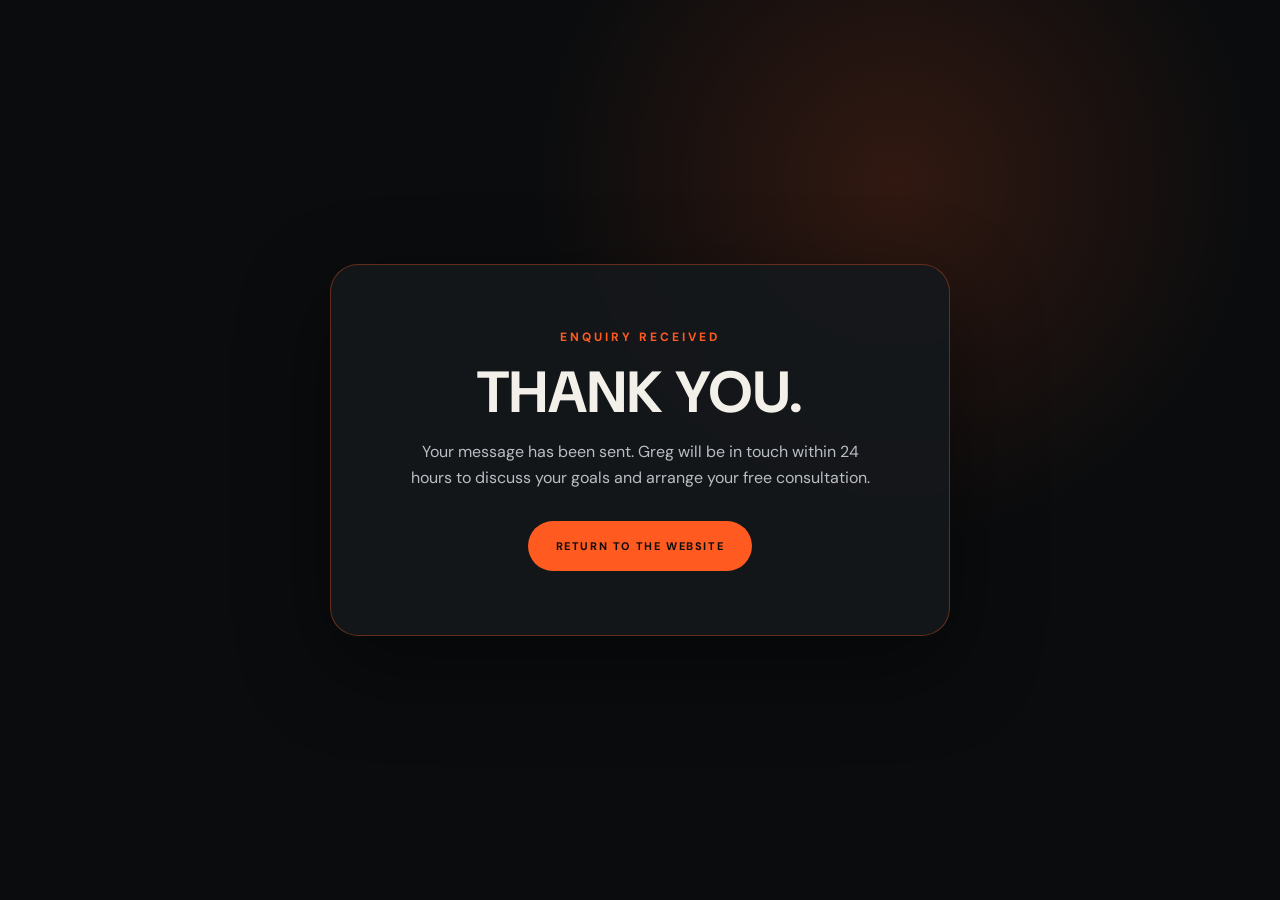
<file: success/index.html>
<!DOCTYPE html>
<html lang="en">
<head>
  <meta charset="UTF-8">
  <meta name="viewport" content="width=device-width, initial-scale=1.0">
  <meta name="robots" content="noindex, follow">
  <title>Thank You | Sydney Bespoke Trainer</title>
  <link rel="preconnect" href="https://fonts.googleapis.com">
  <link rel="preconnect" href="https://fonts.gstatic.com" crossorigin>
  <link href="https://fonts.googleapis.com/css2?family=DM+Sans:wght@400;500;700&display=swap" rel="stylesheet">
  <style>
    * { box-sizing: border-box; }
    body {
      margin: 0;
      min-height: 100vh;
      display: grid;
      place-items: center;
      padding: 24px;
      background: radial-gradient(circle at 70% 20%, rgba(255,90,31,.16), transparent 32%), #0a0c0e;
      color: #f3f0e9;
      font-family: "DM Sans", sans-serif;
    }
    main {
      width: min(100%, 620px);
      padding: clamp(34px, 7vw, 64px);
      border: 1px solid rgba(255,90,31,.34);
      border-radius: 28px;
      background: rgba(21,24,27,.94);
      box-shadow: 0 30px 90px rgba(0,0,0,.45);
      text-align: center;
    }
    .eyebrow {
      margin-bottom: 18px;
      color: #ff5a1f;
      font-size: 12px;
      font-weight: 700;
      letter-spacing: 3px;
      text-transform: uppercase;
    }
    h1 {
      margin: 0 0 18px;
      font-size: clamp(34px, 8vw, 58px);
      line-height: 1;
    }
    p {
      margin: 0 auto 30px;
      max-width: 460px;
      color: #b9bec4;
      font-size: 16px;
      line-height: 1.65;
    }
    a {
      display: inline-flex;
      min-height: 50px;
      align-items: center;
      justify-content: center;
      padding: 0 28px;
      border-radius: 999px;
      background: #ff5a1f;
      color: #090b0d;
      font-size: 11px;
      font-weight: 700;
      letter-spacing: 1.6px;
      text-decoration: none;
      text-transform: uppercase;
    }
  </style>
<script async src="https://www.googletagmanager.com/gtag/js?id=G-W6RP41ZV96"></script>
<script>
  window.dataLayer = window.dataLayer || [];
  function gtag(){dataLayer.push(arguments);}
  gtag('js', new Date());
  gtag('config', 'G-W6RP41ZV96');
  gtag('event', 'generate_lead', { method: 'consultation_form' });
</script>
</head>
<body>
  <main>
    <div class="eyebrow">Enquiry Received</div>
    <h1>THANK YOU.</h1>
    <p>Your message has been sent. Greg will be in touch within 24 hours to discuss your goals and arrange your free consultation.</p>
    <a href="/">Return to the Website</a>
  </main>
</body>
</html>
</file>
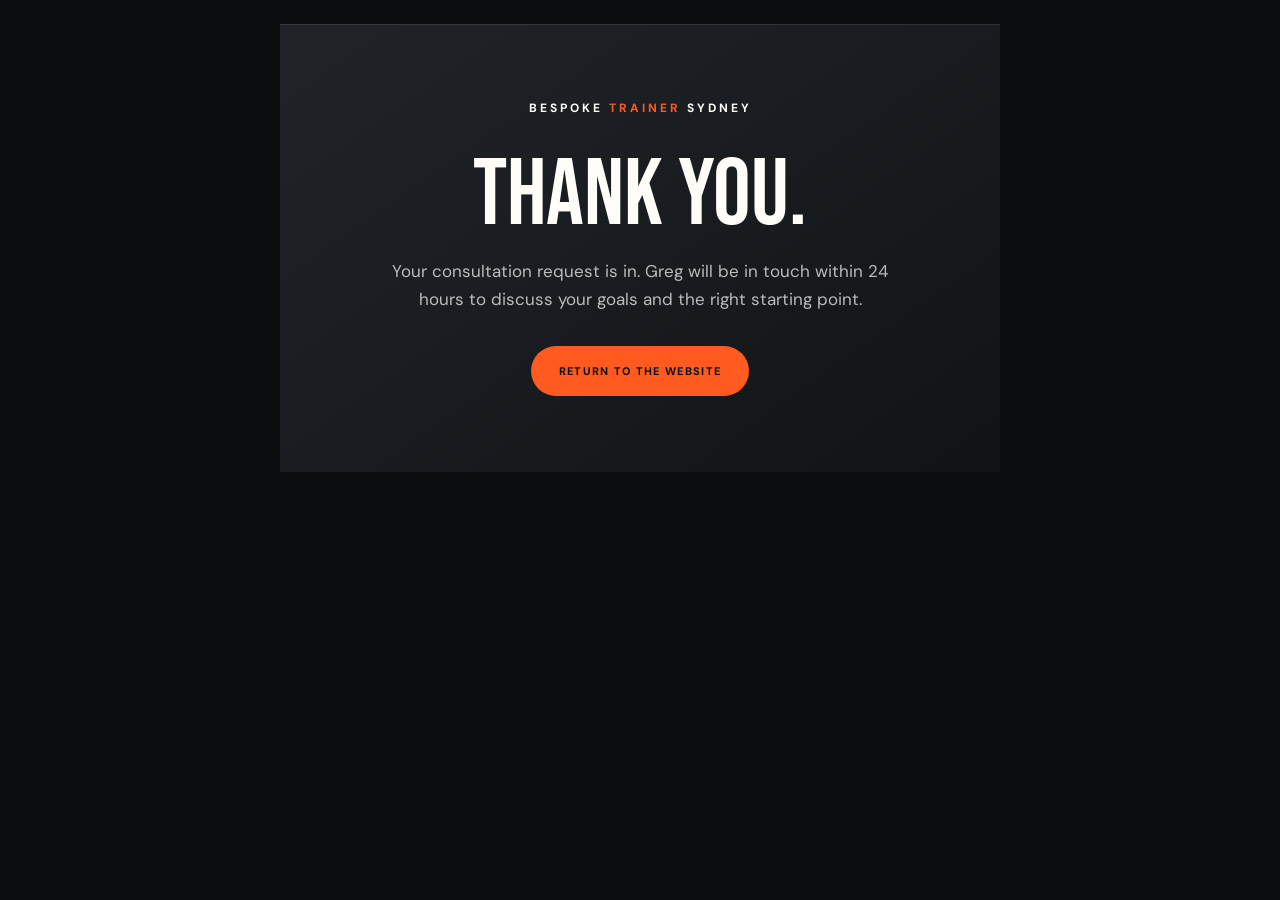
<file: thank-you/index.html>
<!doctype html>
<html lang="en-AU">
<head>
  <meta charset="utf-8">
  <meta name="viewport" content="width=device-width,initial-scale=1">
  <title>Thank You | Bespoke Trainer Sydney</title>
  <meta name="robots" content="noindex, follow">
  <meta name="theme-color" content="#0a0c0e">
  <link rel="icon" href="/assets/greg-kafalian-search-192.v1.png" type="image/png" sizes="192x192">
  <link rel="shortcut icon" href="/favicon.ico">
  <link rel="apple-touch-icon" href="/assets/apple-touch-icon.v1.png" sizes="180x180">
  <link rel="preconnect" href="https://fonts.googleapis.com">
  <link rel="preconnect" href="https://fonts.gstatic.com" crossorigin>
  <link href="https://fonts.googleapis.com/css2?family=Bebas+Neue&amp;family=DM+Sans:wght@400;500;700&amp;display=swap" rel="stylesheet">
  <style>
    *{box-sizing:border-box}html,body{margin:0;min-height:100%;background:#0a0c0e;color:#fffdf8;font-family:'DM Sans',sans-serif}body{display:grid;place-items:center;padding:24px}.card{width:min(720px,100%);padding:clamp(38px,8vw,76px);background:linear-gradient(145deg,#202429,#111416);box-shadow:inset 0 1px rgba(255,255,255,.1);text-align:center}.brand{font-size:12px;font-weight:700;letter-spacing:3px;text-transform:uppercase}.brand span{color:#ff5a1f}h1{margin:38px 0 18px;font-family:'Bebas Neue',sans-serif;font-size:clamp(54px,10vw,94px);font-weight:400;line-height:.9;text-transform:uppercase}p{max-width:540px;margin:0 auto;color:rgba(255,255,255,.7);font-size:17px;line-height:1.7}.cta{display:inline-flex;align-items:center;justify-content:center;min-height:50px;margin-top:32px;padding:0 28px;border-radius:999px;background:#ff5a1f;color:#0a0c0e;font-size:11px;font-weight:700;letter-spacing:1.3px;text-decoration:none;text-transform:uppercase}
  </style>
<script async src="https://www.googletagmanager.com/gtag/js?id=G-W6RP41ZV96"></script>
<script>
  window.dataLayer = window.dataLayer || [];
  function gtag(){dataLayer.push(arguments);}
  gtag('js', new Date());
  gtag('config', 'G-W6RP41ZV96');
  gtag('event', 'generate_lead', { method: 'consultation_form' });
</script>
</head>
<body><main class="card"><div class="brand">Bespoke <span>Trainer</span> Sydney</div><h1>Thank You.</h1><p>Your consultation request is in. Greg will be in touch within 24 hours to discuss your goals and the right starting point.</p><a class="cta" href="/">Return To The Website</a></main></body>
</html>
</file>
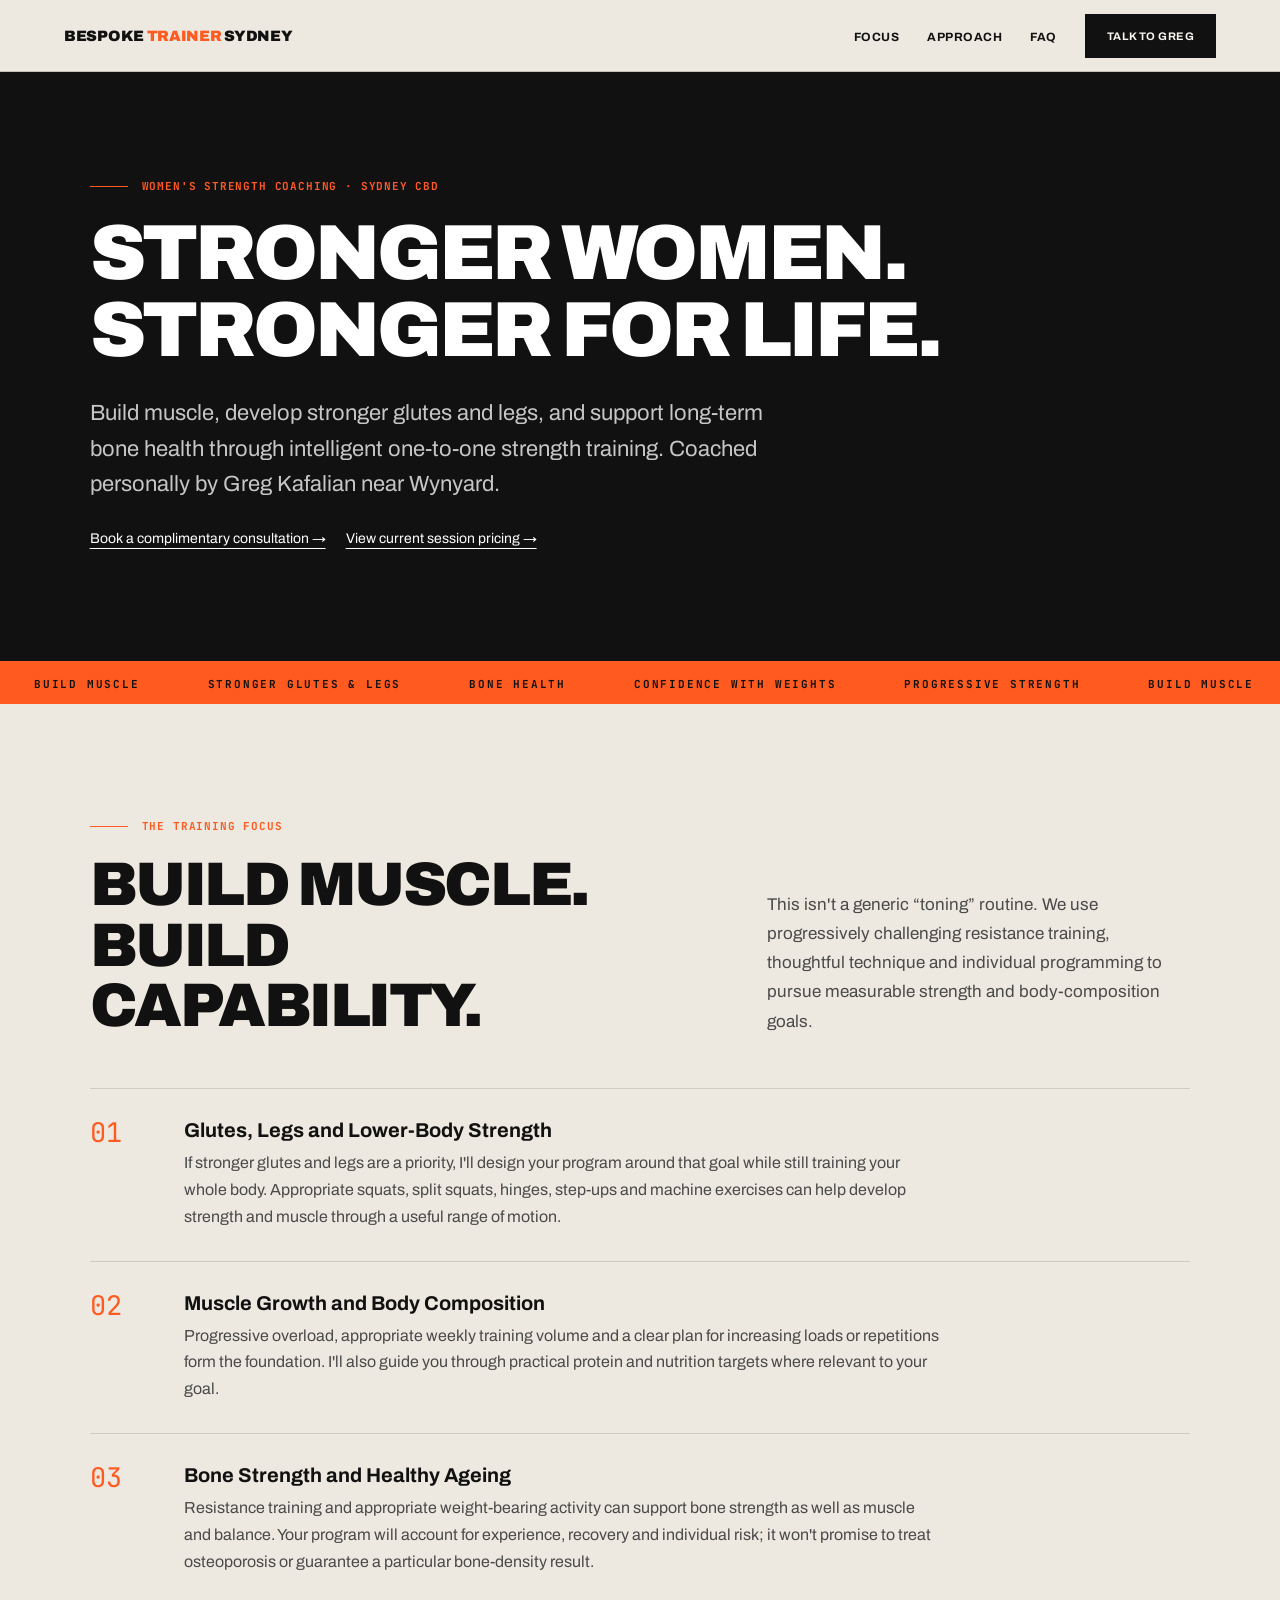
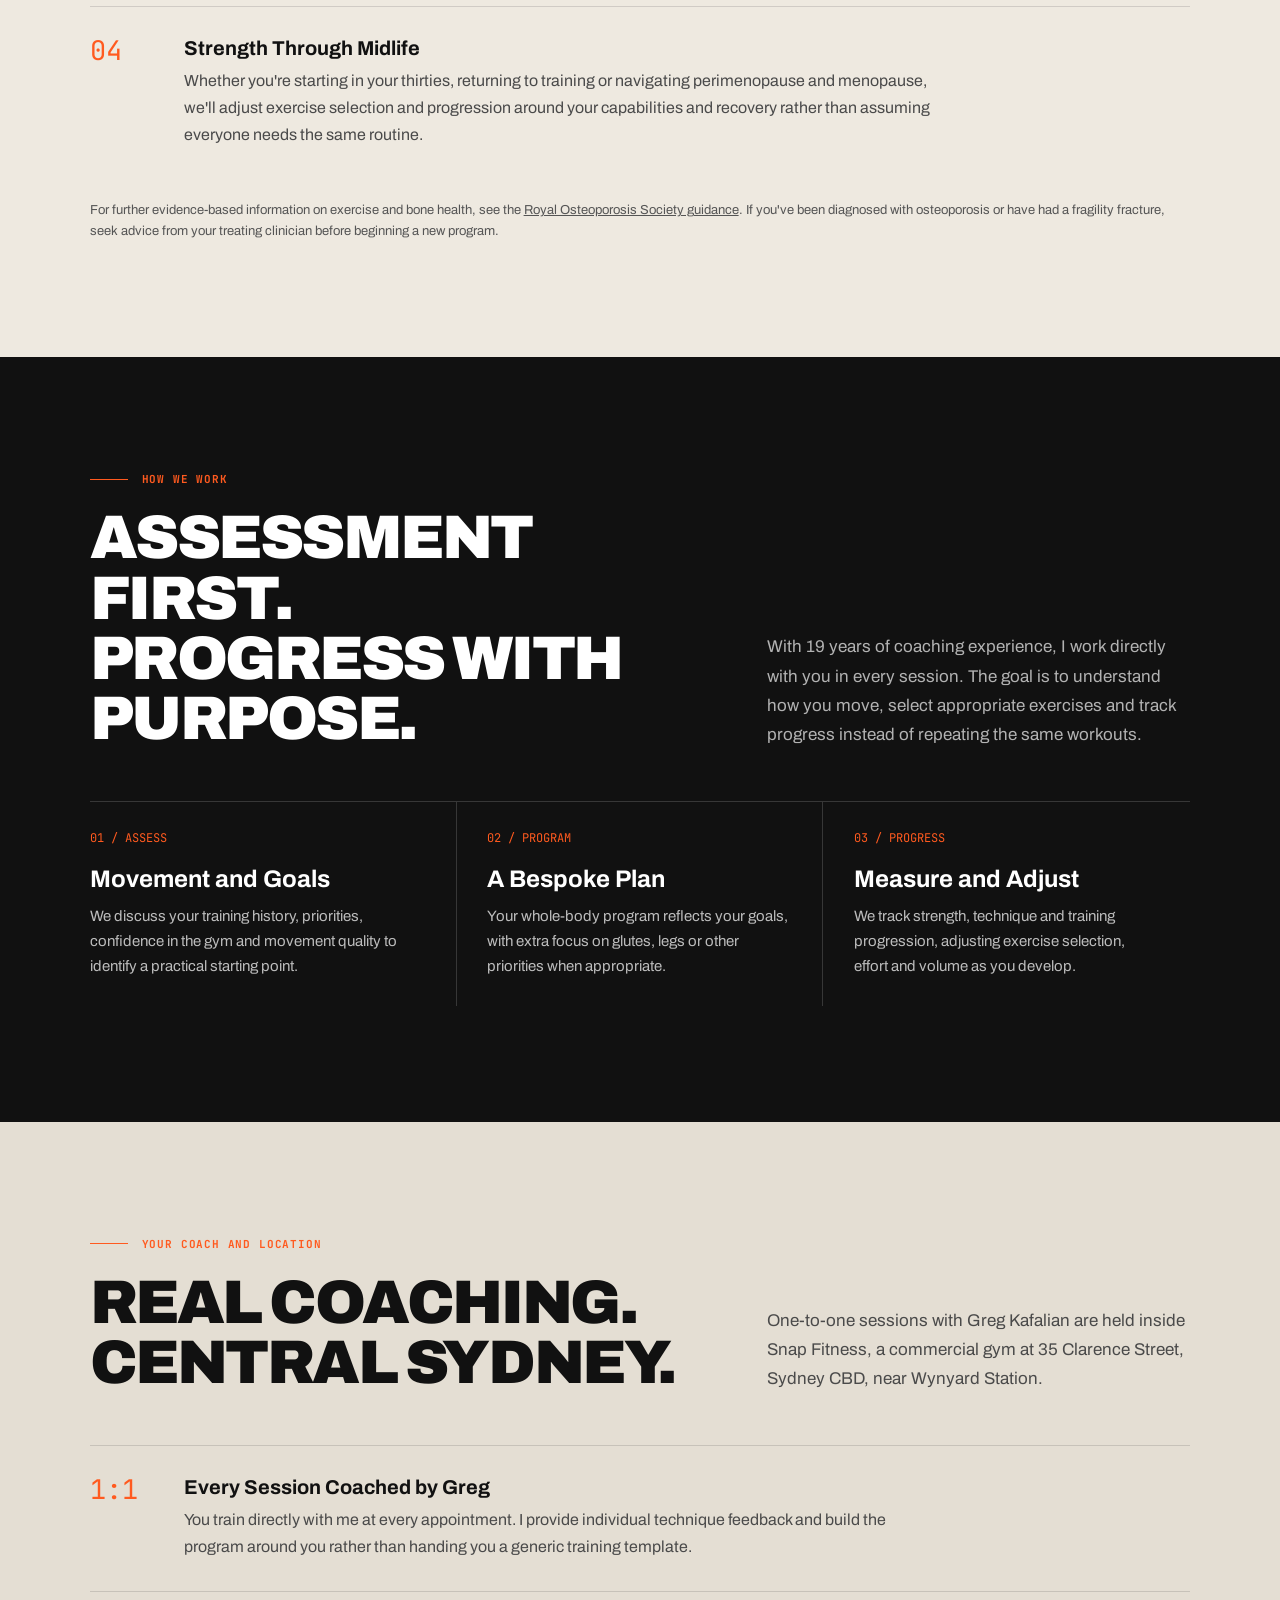
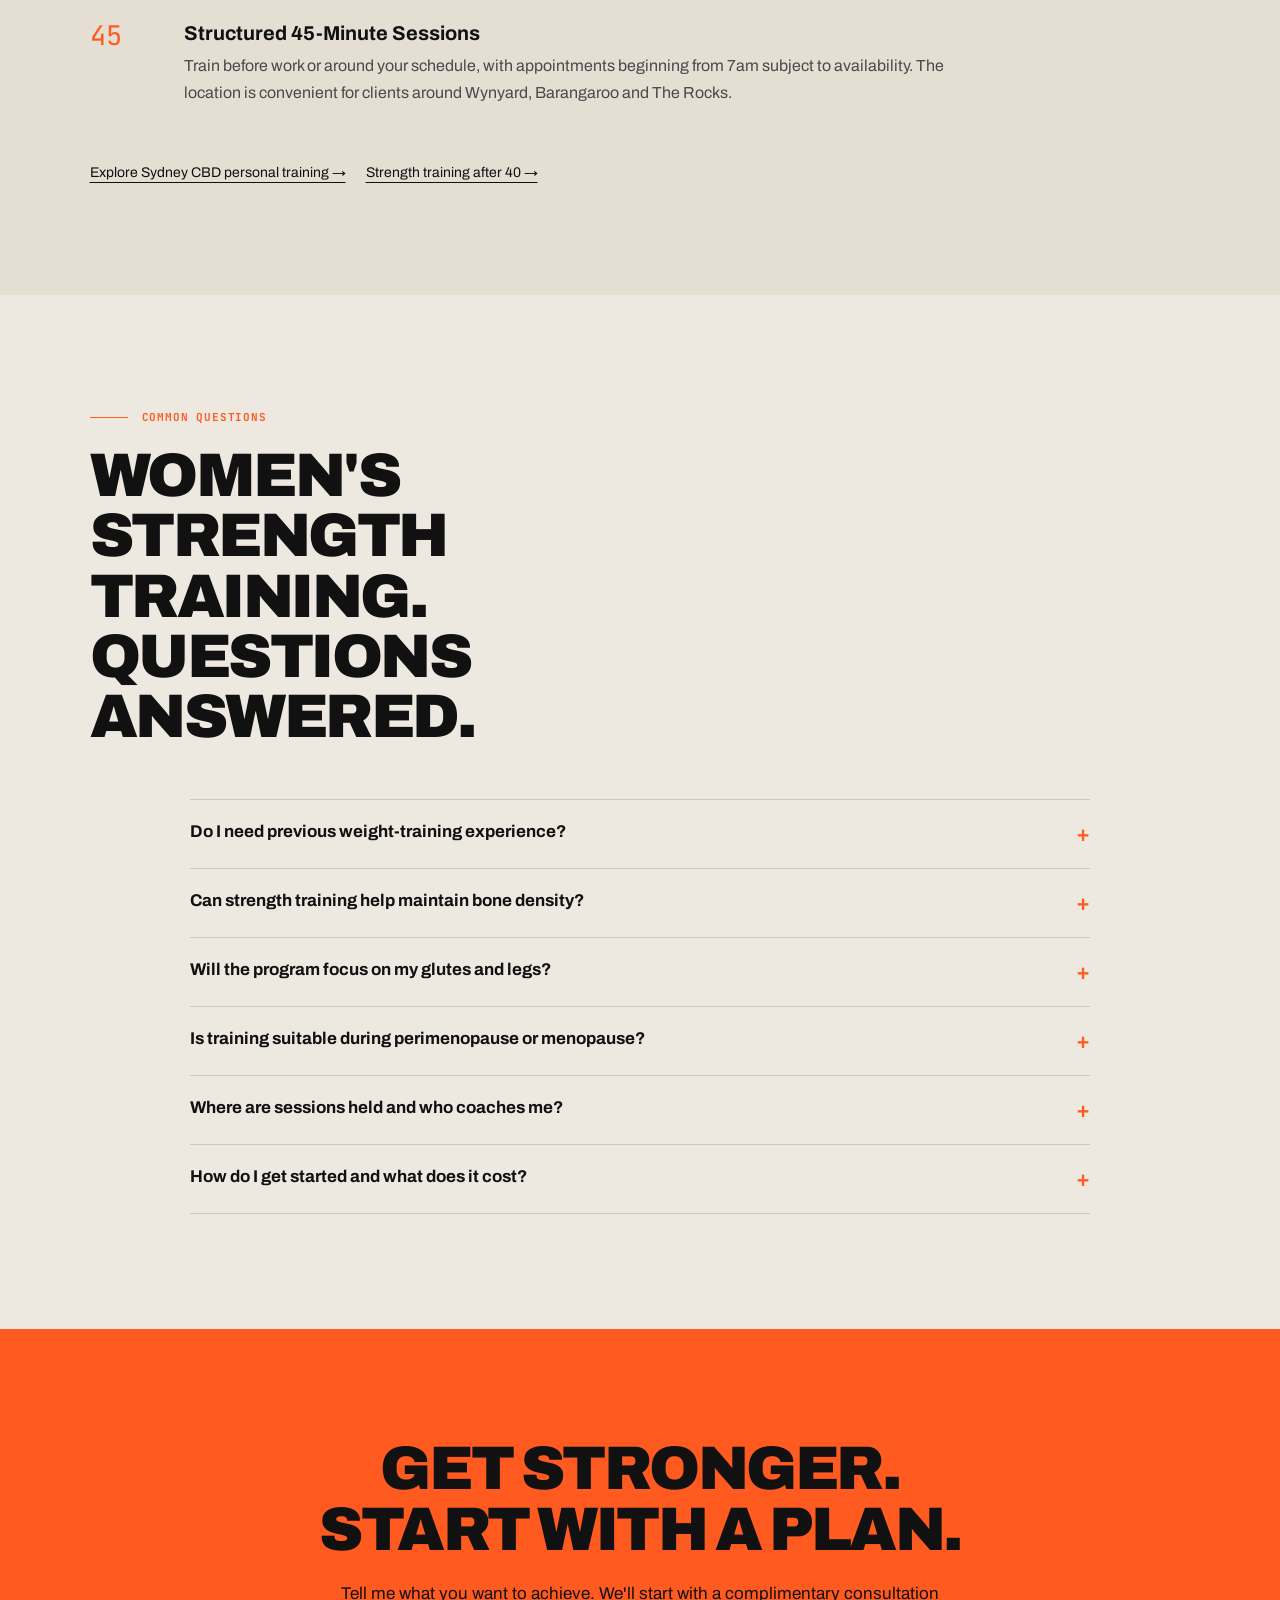
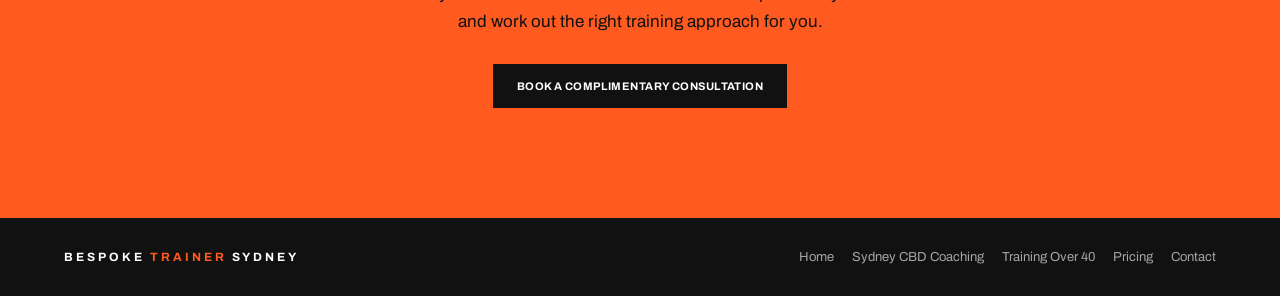
<file: womens-strength-training-sydney/index.html>
<!doctype html>
<html lang="en-AU">
<head>
  <meta charset="utf-8">
  <meta name="viewport" content="width=device-width,initial-scale=1">
  <title>Women's Strength Training Sydney CBD | Bespoke Trainer Sydney</title>
  <meta name="description" content="One-to-one strength training for women near Wynyard. Build muscle, develop stronger glutes and legs, and support bone health with Greg Kafalian at Snap Fitness.">
  <meta name="robots" content="index, follow, max-image-preview:large, max-snippet:-1, max-video-preview:-1">
  <link rel="canonical" href="https://sydneybespoketrainer.com/womens-strength-training-sydney/">
  <link rel="alternate" hreflang="en-AU" href="https://sydneybespoketrainer.com/womens-strength-training-sydney/">
  <link rel="alternate" hreflang="x-default" href="https://sydneybespoketrainer.com/womens-strength-training-sydney/">
  <meta property="og:type" content="website">
  <meta property="og:url" content="https://sydneybespoketrainer.com/womens-strength-training-sydney/">
  <meta property="og:title" content="Women's Strength Training Sydney CBD | Bespoke Trainer Sydney">
  <meta property="og:description" content="One-to-one strength training for women near Wynyard. Build muscle, develop stronger glutes and legs, and support bone health with Greg Kafalian at Snap Fitness.">
  <meta property="og:site_name" content="Bespoke Trainer Sydney">
  <meta property="og:locale" content="en_AU">
  <meta property="og:image" content="https://sydneybespoketrainer.com/assets/hero-poster.v1.jpg">
  <meta property="og:image:alt" content="Greg Kafalian, Bespoke Trainer Sydney">
  <meta name="twitter:card" content="summary_large_image">
  <meta name="twitter:title" content="Women's Strength Training Sydney CBD | Bespoke Trainer Sydney">
  <meta name="twitter:description" content="One-to-one strength training for women near Wynyard. Build muscle, develop stronger glutes and legs, and support bone health with Greg Kafalian at Snap Fitness.">
  <meta name="twitter:image" content="https://sydneybespoketrainer.com/assets/hero-poster.v1.jpg">
  <meta name="theme-color" content="#111111">
  <link rel="icon" href="/assets/greg-kafalian-search-192.v1.png" type="image/png" sizes="192x192">
  <link rel="shortcut icon" href="/favicon.ico">
  <link rel="apple-touch-icon" href="/assets/apple-touch-icon.v1.png" sizes="180x180">
  <link rel="preconnect" href="https://fonts.googleapis.com">
  <link rel="preconnect" href="https://fonts.gstatic.com" crossorigin>
  <link href="https://fonts.googleapis.com/css2?family=Archivo:wght@400;500;700;900&amp;family=JetBrains+Mono:wght@400;500&amp;display=swap" rel="stylesheet">
  <link rel="stylesheet" href="/assets/seo-pages.v2.css">
  <style>
    /* Small page-specific accents; existing typography, palette and layout remain shared. */
    .women-intro { max-width: 1220px; margin: 0 auto; }
    .women-intro p { max-width: 780px; font-size: clamp(17px, 2vw, 21px); line-height: 1.7; }
    .women-steps { max-width: 1220px; margin: 0 auto; display: grid; grid-template-columns: repeat(3, minmax(0, 1fr)); border-top: 1px solid rgba(255,255,255,.16); }
    .women-step { padding: 28px clamp(16px, 2.4vw, 32px); border-right: 1px solid rgba(255,255,255,.16); }
    .women-step:first-child { padding-left: 0; }
    .women-step:last-child { border-right: 0; }
    .women-step .num { display: block; margin-bottom: 20px; color: var(--orange); font-family: 'JetBrains Mono',monospace; font-size: 12px; }
    .women-step h3 { margin-bottom: 12px; font-size: clamp(19px, 2.2vw, 24px); }
    .women-step p { color: rgba(255,255,255,.72); font-size: 15px; line-height: 1.65; }
    .women-links { max-width: 1220px; margin: 28px auto 0; display: flex; flex-wrap: wrap; gap: 20px; font-size: 14px; }
    .women-links a { text-underline-offset: 5px; }
    .women-evidence { max-width: 1220px; margin: 22px auto 0; font-size: 13px; color: #555; line-height: 1.6; }
    @media (max-width: 760px) {
      .women-steps { grid-template-columns: 1fr; }
      .women-step, .women-step:first-child { padding: 22px 0; border-right: 0; border-bottom: 1px solid rgba(255,255,255,.16); }
      .women-step:last-child { border-bottom: 0; }
      .women-links { flex-direction: column; gap: 14px; }
    }
  </style>
  <script type="application/ld+json">
{
  "@context": "https://schema.org",
  "@graph": [
    {
      "@type": "WebPage",
      "@id": "https://sydneybespoketrainer.com/womens-strength-training-sydney/#webpage",
      "url": "https://sydneybespoketrainer.com/womens-strength-training-sydney/",
      "name": "Women's Strength Training Sydney CBD | Bespoke Trainer Sydney",
      "description": "One-to-one strength training for women near Wynyard. Build muscle, develop stronger glutes and legs, and support bone health with Greg Kafalian at Snap Fitness.",
      "isPartOf": {
        "@id": "https://sydneybespoketrainer.com/#website"
      },
      "about": {
        "@id": "https://sydneybespoketrainer.com/womens-strength-training-sydney/#service"
      },
      "inLanguage": "en-AU"
    },
    {
      "@type": "Service",
      "@id": "https://sydneybespoketrainer.com/womens-strength-training-sydney/#service",
      "name": "Women's Strength Training Sydney CBD",
      "serviceType": "One-to-one strength, hypertrophy and body-composition coaching for women",
      "url": "https://sydneybespoketrainer.com/womens-strength-training-sydney/",
      "provider": {
        "@id": "https://sydneybespoketrainer.com/#business"
      },
      "areaServed": [
        {
          "@type": "Place",
          "name": "Sydney CBD"
        },
        {
          "@type": "Place",
          "name": "Wynyard"
        },
        {
          "@type": "Place",
          "name": "Barangaroo"
        },
        {
          "@type": "Place",
          "name": "The Rocks"
        }
      ],
      "audience": {
        "@type": "Audience",
        "audienceType": "Women looking for structured resistance training"
      }
    },
    {
      "@type": "BreadcrumbList",
      "itemListElement": [
        {
          "@type": "ListItem",
          "position": 1,
          "name": "Home",
          "item": "https://sydneybespoketrainer.com/"
        },
        {
          "@type": "ListItem",
          "position": 2,
          "name": "Women's Strength Training",
          "item": "https://sydneybespoketrainer.com/womens-strength-training-sydney/"
        }
      ]
    },
    {
      "@type": "FAQPage",
      "@id": "https://sydneybespoketrainer.com/womens-strength-training-sydney/#faq-schema",
      "mainEntity": [
        {
          "@type": "Question",
          "name": "Do I need previous weight-training experience?",
          "acceptedAnswer": {
            "@type": "Answer",
            "text": "No. I start by assessing your movement, experience and goals, then choose exercises and loads appropriate for you. You can begin as a complete novice or build on years of training."
          }
        },
        {
          "@type": "Question",
          "name": "Can strength training help maintain bone density?",
          "acceptedAnswer": {
            "@type": "Answer",
            "text": "Appropriately programmed resistance and weight-bearing exercise can help maintain or improve bone strength. Results vary, and training is not a substitute for medical assessment or treatment of osteoporosis."
          }
        },
        {
          "@type": "Question",
          "name": "Will the program focus on my glutes and legs?",
          "acceptedAnswer": {
            "@type": "Answer",
            "text": "If developing your lower body is a priority, yes. We can emphasise glutes and legs within a balanced strength program, using exercises such as squats, split squats, hinges and step-ups that suit your movement and equipment."
          }
        },
        {
          "@type": "Question",
          "name": "Is training suitable during perimenopause or menopause?",
          "acceptedAnswer": {
            "@type": "Answer",
            "text": "Yes. Resistance training can be an important part of maintaining muscle, strength and function through midlife. I adjust the program to your goals, energy, recovery and any relevant health considerations."
          }
        },
        {
          "@type": "Question",
          "name": "Where are sessions held and who coaches me?",
          "acceptedAnswer": {
            "@type": "Answer",
            "text": "You train one-to-one with me, Greg Kafalian, inside Snap Fitness, a commercial gym at 35 Clarence Street in Sydney CBD near Wynyard Station. This is not a private studio."
          }
        },
        {
          "@type": "Question",
          "name": "How do I get started and what does it cost?",
          "acceptedAnswer": {
            "@type": "Answer",
            "text": "Start with a complimentary consultation and movement assessment. Sessions are 45 minutes. Current single-session and multi-session package prices are listed on the main website, with no lock-in contract."
          }
        }
      ]
    }
  ]
}
  </script>
  <script async src="https://www.googletagmanager.com/gtag/js?id=G-W6RP41ZV96"></script>
  <script>
    window.dataLayer=window.dataLayer||[];
    function gtag(){dataLayer.push(arguments);}
    gtag('js', new Date());
    gtag('config','G-W6RP41ZV96');
  </script>
</head>
<body>
  <header class="site-nav">
    <a class="logo" href="/">Bespoke <span>Trainer</span> Sydney</a>
    <ul class="nav-links" aria-label="Page sections">
      <li><a href="#benefits">Focus</a></li>
      <li><a href="#approach">Approach</a></li>
      <li><a href="#faq">FAQ</a></li>
    </ul>
    <a class="book" href="/#contact">Talk To Greg</a>
  </header>
  <nav class="mobile-tabs" aria-label="Women's coaching page sections">
    <a href="#benefits">Focus</a><a href="#approach">Approach</a><a href="#faq">FAQ</a>
  </nav>
  <main>
    <section class="hero">
      <div class="hero-inner">
        <div class="eyebrow">Women's Strength Coaching · Sydney CBD</div>
        <h1>Stronger Women.<br>Stronger For Life.</h1>
        <p>Build muscle, develop stronger glutes and legs, and support long-term bone health through intelligent one-to-one strength training. Coached personally by Greg Kafalian near Wynyard.</p>
        <div class="women-links"><a href="/#contact">Book a complimentary consultation →</a><a href="/#pricing">View current session pricing →</a></div>
      </div>
    </section>
    <div class="ticker" aria-hidden="true"><div class="ticker-track">
      <span>Build Muscle</span><span>Stronger Glutes &amp; Legs</span><span>Bone Health</span><span>Confidence With Weights</span><span>Progressive Strength</span>
      <span>Build Muscle</span><span>Stronger Glutes &amp; Legs</span><span>Bone Health</span><span>Confidence With Weights</span><span>Progressive Strength</span>
    </div></div>

    <section class="section light" id="benefits">
      <div class="section-head">
        <div><div class="eyebrow">The Training Focus</div><h2>Build Muscle.<br>Build Capability.</h2></div>
        <p class="section-copy">This isn't a generic “toning” routine. We use progressively challenging resistance training, thoughtful technique and individual programming to pursue measurable strength and body-composition goals.</p>
      </div>
      <div class="rows">
        <article class="row"><div class="row-num">01</div><div><h3>Glutes, Legs and Lower-Body Strength</h3><p>If stronger glutes and legs are a priority, I'll design your program around that goal while still training your whole body. Appropriate squats, split squats, hinges, step-ups and machine exercises can help develop strength and muscle through a useful range of motion.</p></div></article>
        <article class="row"><div class="row-num">02</div><div><h3>Muscle Growth and Body Composition</h3><p>Progressive overload, appropriate weekly training volume and a clear plan for increasing loads or repetitions form the foundation. I'll also guide you through practical protein and nutrition targets where relevant to your goal.</p></div></article>
        <article class="row"><div class="row-num">03</div><div><h3>Bone Strength and Healthy Ageing</h3><p>Resistance training and appropriate weight-bearing activity can support bone strength as well as muscle and balance. Your program will account for experience, recovery and individual risk; it won't promise to treat osteoporosis or guarantee a particular bone-density result.</p></div></article>
        <article class="row"><div class="row-num">04</div><div><h3>Strength Through Midlife</h3><p>Whether you're starting in your thirties, returning to training or navigating perimenopause and menopause, we'll adjust exercise selection and progression around your capabilities and recovery rather than assuming everyone needs the same routine.</p></div></article>
      </div>
      <p class="women-evidence">For further evidence-based information on exercise and bone health, see the <a href="https://theros.org.uk/information-and-support/exercise/exercise-for-bones/strength-exercise-to-help-make-your-bones-stronger/" target="_blank" rel="noopener noreferrer">Royal Osteoporosis Society guidance</a>. If you've been diagnosed with osteoporosis or have had a fragility fracture, seek advice from your treating clinician before beginning a new program.</p>
    </section>

    <section class="section dark" id="approach">
      <div class="section-head">
        <div><div class="eyebrow">How We Work</div><h2>Assessment First.<br>Progress With Purpose.</h2></div>
        <p class="section-copy">With 19 years of coaching experience, I work directly with you in every session. The goal is to understand how you move, select appropriate exercises and track progress instead of repeating the same workouts.</p>
      </div>
      <div class="women-steps">
        <div class="women-step"><span class="num">01 / ASSESS</span><h3>Movement and Goals</h3><p>We discuss your training history, priorities, confidence in the gym and movement quality to identify a practical starting point.</p></div>
        <div class="women-step"><span class="num">02 / PROGRAM</span><h3>A Bespoke Plan</h3><p>Your whole-body program reflects your goals, with extra focus on glutes, legs or other priorities when appropriate.</p></div>
        <div class="women-step"><span class="num">03 / PROGRESS</span><h3>Measure and Adjust</h3><p>We track strength, technique and training progression, adjusting exercise selection, effort and volume as you develop.</p></div>
      </div>
    </section>

    <section class="section deep" id="location">
      <div class="section-head">
        <div><div class="eyebrow">Your Coach and Location</div><h2>Real Coaching.<br>Central Sydney.</h2></div>
        <p class="section-copy">One-to-one sessions with Greg Kafalian are held inside Snap Fitness, a commercial gym at 35 Clarence Street, Sydney CBD, near Wynyard Station.</p>
      </div>
      <div class="rows">
        <div class="row"><div class="row-num">1:1</div><div><h3>Every Session Coached by Greg</h3><p>You train directly with me at every appointment. I provide individual technique feedback and build the program around you rather than handing you a generic training template.</p></div></div>
        <div class="row"><div class="row-num">45</div><div><h3>Structured 45-Minute Sessions</h3><p>Train before work or around your schedule, with appointments beginning from 7am subject to availability. The location is convenient for clients around Wynyard, Barangaroo and The Rocks.</p></div></div>
      </div>
      <div class="women-links"><a href="/personal-trainer-sydney-cbd/">Explore Sydney CBD personal training →</a><a href="/personal-training-over-40-sydney/">Strength training after 40 →</a></div>
    </section>

    <section class="section light" id="faq">
      <div class="section-head"><div><div class="eyebrow">Common Questions</div><h2>Women's Strength Training.<br>Questions Answered.</h2></div></div>
      <div class="faq">
        <details><summary>Do I need previous weight-training experience?</summary><p>No. I start by assessing your movement, experience and goals, then choose exercises and loads appropriate for you. You can begin as a complete novice or build on years of training.</p></details>
        <details><summary>Can strength training help maintain bone density?</summary><p>Appropriately programmed resistance and weight-bearing exercise can help maintain or improve bone strength. Results vary, and training is not a substitute for medical assessment or treatment of osteoporosis.</p></details>
        <details><summary>Will the program focus on my glutes and legs?</summary><p>If developing your lower body is a priority, yes. We can emphasise glutes and legs within a balanced strength program, using exercises such as squats, split squats, hinges and step-ups that suit your movement and equipment.</p></details>
        <details><summary>Is training suitable during perimenopause or menopause?</summary><p>Yes. Resistance training can be an important part of maintaining muscle, strength and function through midlife. I adjust the program to your goals, energy, recovery and any relevant health considerations.</p></details>
        <details><summary>Where are sessions held and who coaches me?</summary><p>You train one-to-one with me, Greg Kafalian, inside Snap Fitness, a commercial gym at 35 Clarence Street in Sydney CBD near Wynyard Station. This is not a private studio.</p></details>
        <details><summary>How do I get started and what does it cost?</summary><p>Start with a complimentary consultation and movement assessment. Sessions are 45 minutes. Current single-session and multi-session package prices are listed on the main website, with no lock-in contract.</p></details>
      </div>
    </section>

    <section class="cta">
      <h2>Get Stronger.<br>Start With A Plan.</h2>
      <p>Tell me what you want to achieve. We'll start with a complimentary consultation and work out the right training approach for you.</p>
      <a class="book" href="/#contact">Book a Complimentary Consultation</a>
    </section>
  </main>
  <footer>
    <a class="logo" href="/">Bespoke <span>Trainer</span> Sydney</a>
    <nav><a href="/">Home</a><a href="/personal-trainer-sydney-cbd/">Sydney CBD Coaching</a><a href="/personal-training-over-40-sydney/">Training Over 40</a><a href="/#pricing">Pricing</a><a href="/#contact">Contact</a></nav>
  </footer>
</body>
</html>
</file>
<file: assets/seo-pages.v1.css>
:root {
  --ink: #0a0c0e;
  --panel: #15181b;
  --panel-alt: #1d2125;
  --cream: #f3f0e9;
  --cream-deep: #e8e3da;
  --orange: #ff5a1f;
  --text: #17191c;
  --muted: #5a6067;
}

* { box-sizing: border-box; margin: 0; padding: 0; }
html {
  width: 100%;
  max-width: 100%;
  overflow-x: hidden;
  scroll-behavior: smooth;
  scroll-padding-top: 72px;
  overscroll-behavior-x: none;
}
body {
  width: 100%;
  max-width: 100%;
  overflow-x: hidden;
  background: var(--cream);
  color: var(--text);
  font-family: 'DM Sans', sans-serif;
  -webkit-font-smoothing: antialiased;
}
a { color: inherit; }
.site-nav {
  position: fixed;
  z-index: 1000;
  top: 0;
  left: 0;
  display: flex;
  align-items: center;
  width: 100%;
  height: 72px;
  padding: 0 clamp(24px, 5vw, 72px);
  background: rgba(10,12,14,.97);
}
.logo {
  color: #fff;
  font-size: 12px;
  font-weight: 700;
  letter-spacing: 3px;
  text-decoration: none;
  text-transform: uppercase;
}
.logo span { color: var(--orange); }
.nav-links {
  display: flex;
  gap: 28px;
  margin-left: auto;
  list-style: none;
}
.nav-links a {
  color: rgba(255,255,255,.68);
  font-size: 12px;
  font-weight: 700;
  letter-spacing: 1.2px;
  text-decoration: none;
  text-transform: uppercase;
}
.book {
  display: inline-flex;
  align-items: center;
  justify-content: center;
  min-height: 40px;
  margin-left: 28px;
  padding: 0 22px;
  border-radius: 999px;
  background: var(--orange);
  color: var(--ink);
  font-size: 11px;
  font-weight: 700;
  letter-spacing: 1.5px;
  text-decoration: none;
  text-transform: uppercase;
}
.mobile-tabs { display: none; }

.hero {
  padding: clamp(132px, 14vw, 190px) clamp(24px, 7vw, 110px) clamp(74px, 9vw, 120px);
  background: var(--ink);
  color: #fff;
}
.hero-inner { max-width: 1000px; }
.eyebrow {
  display: flex;
  align-items: center;
  gap: 14px;
  margin-bottom: 22px;
  color: var(--orange);
  font-size: 12px;
  font-weight: 700;
  letter-spacing: 3px;
  text-transform: uppercase;
}
.eyebrow::before { content: ''; width: 38px; height: 1px; background: var(--orange); }
h1, h2 {
  font-family: 'Bebas Neue', sans-serif;
  font-weight: 400;
  text-transform: uppercase;
}
h1 {
  max-width: 920px;
  font-size: clamp(54px, 8vw, 104px);
  line-height: .92;
  letter-spacing: -.5px;
}
.hero p {
  max-width: 700px;
  margin-top: 28px;
  color: rgba(255,255,255,.76);
  font-size: clamp(18px, 2vw, 22px);
  line-height: 1.62;
}
.ticker {
  overflow: hidden;
  padding: 13px 0;
  background: var(--orange);
  white-space: nowrap;
}
.ticker-track { display: inline-flex; animation: ticker 25s linear infinite; }
.ticker span {
  padding: 0 34px;
  color: var(--ink);
  font-size: 11px;
  font-weight: 700;
  letter-spacing: 1.8px;
  text-transform: uppercase;
}
@keyframes ticker { to { transform: translateX(-50%); } }

.section { padding: clamp(70px, 9vw, 120px) clamp(24px, 7vw, 110px); }
.section.dark { background: var(--ink); color: #fff; }
.section.light { background: var(--cream); }
.section.deep { background: var(--cream-deep); }
.section-head {
  display: grid;
  grid-template-columns: minmax(0, 1fr) minmax(280px, .72fr);
  gap: clamp(38px, 7vw, 100px);
  align-items: end;
  max-width: 1220px;
  margin: 0 auto 52px;
}
h2 { font-size: clamp(44px, 6vw, 74px); line-height: .96; }
.section-copy {
  color: var(--muted);
  font-size: 17px;
  line-height: 1.72;
}
.dark .section-copy { color: rgba(255,255,255,.68); }
.rows { max-width: 1220px; margin: 0 auto; }
.row {
  display: grid;
  grid-template-columns: 70px minmax(0, 1fr);
  gap: 24px;
  padding: 30px 0;
  border-top: 1px solid rgba(23,25,28,.14);
}
.dark .row { border-color: rgba(255,255,255,.1); }
.row-num {
  color: var(--orange);
  font-family: 'Bebas Neue', sans-serif;
  font-size: 38px;
  line-height: 1;
}
.row h3 { margin-bottom: 9px; font-size: 20px; }
.row p { max-width: 760px; color: var(--muted); font-size: 16px; line-height: 1.68; }
.dark .row p { color: rgba(255,255,255,.66); }
.split {
  display: grid;
  grid-template-columns: repeat(2, minmax(0, 1fr));
  max-width: 1220px;
  margin: 0 auto;
}
.split > div { padding: clamp(34px, 5vw, 62px); }
.split > div:first-child { background: var(--panel); color: #fff; }
.split > div:last-child { background: var(--orange); color: var(--ink); }
.split h3 { margin-bottom: 16px; font-size: 24px; }
.split p { font-size: 16px; line-height: 1.7; }
.facts { display: grid; gap: 12px; margin-top: 22px; list-style: none; }
.facts li { padding-left: 20px; position: relative; font-size: 16px; line-height: 1.5; }
.facts li::before { content: '✓'; position: absolute; left: 0; color: var(--orange); font-weight: 700; }
.split > div:last-child .facts li::before { color: var(--ink); }

.faq { max-width: 900px; margin: 0 auto; }
.faq details { border-top: 1px solid rgba(23,25,28,.16); }
.faq details:last-child { border-bottom: 1px solid rgba(23,25,28,.16); }
.faq summary {
  display: flex;
  justify-content: space-between;
  gap: 18px;
  padding: 22px 0;
  cursor: pointer;
  font-size: 17px;
  font-weight: 700;
  list-style: none;
}
.faq summary::after { content: '+'; color: var(--orange); font-size: 22px; }
.faq details[open] summary::after { content: '−'; }
.faq p { max-width: 760px; padding: 0 0 24px; color: var(--muted); font-size: 16px; line-height: 1.7; }
.cta {
  padding: clamp(70px, 9vw, 110px) 24px;
  background: var(--orange);
  color: var(--ink);
  text-align: center;
}
.cta h2 { max-width: 820px; margin: 0 auto; }
.cta p { max-width: 620px; margin: 20px auto 28px; font-size: 17px; line-height: 1.65; }
.cta .book { margin: 0; background: var(--ink); color: #fff; }
footer {
  display: flex;
  align-items: center;
  gap: 26px;
  padding: 32px clamp(24px, 5vw, 72px);
  background: var(--ink);
  color: rgba(255,255,255,.62);
}
footer nav { display: flex; flex-wrap: wrap; gap: 18px; margin-left: auto; }
footer a { font-size: 13px; text-decoration: none; }

@media (max-width: 760px) {
  html { scroll-padding-top: 98px; }
  .site-nav { height: 58px; padding: 0 18px; }
  .logo { font-size: 10px; letter-spacing: 2.3px; }
  .nav-links { display: none; }
  .book { min-height: 34px; margin-left: auto; padding: 0 16px; font-size: 10px; }
  .mobile-tabs {
    position: fixed;
    z-index: 999;
    top: 58px;
    left: 0;
    display: grid;
    grid-template-columns: repeat(3, 1fr);
    width: 100%;
    height: 40px;
    background: var(--ink);
  }
  .mobile-tabs a {
    display: flex;
    align-items: center;
    justify-content: center;
    color: rgba(255,255,255,.72);
    font-size: 11px;
    font-weight: 700;
    letter-spacing: 1.2px;
    text-decoration: none;
    text-transform: uppercase;
  }
  .hero { padding: 136px 22px 62px; }
  h1 { font-size: clamp(50px, 15vw, 70px); }
  .hero p { font-size: 17px; }
  .section { padding: 64px 22px; }
  .section-head { display: block; margin-bottom: 34px; }
  .section-head .section-copy { margin-top: 20px; }
  h2 { font-size: clamp(42px, 13vw, 58px); }
  .row { grid-template-columns: 48px minmax(0, 1fr); gap: 14px; padding: 25px 0; }
  .row-num { font-size: 32px; }
  .row h3 { font-size: 18px; }
  .split { display: block; margin-inline: -22px; }
  .split > div { padding: 38px 22px; }
  .cta { padding: 64px 22px; }
  footer { display: block; padding: 34px 22px; }
  footer nav { margin-top: 22px; }
}


/* Shared production refinements */
img { display: block; max-width: 100%; }
a:focus-visible, summary:focus-visible { outline: 2px solid var(--orange); outline-offset: 4px; }
@media (prefers-reduced-motion: reduce) {
  html { scroll-behavior: auto; }
  .ticker-track { animation: none; }
}
</file>
<file: assets/seo-pages.v2.css>
:root {
  --ink: #0a0c0e;
  --panel: #15181b;
  --panel-alt: #1d2125;
  --cream: #f3f0e9;
  --cream-deep: #e8e3da;
  --orange: #ff5a1f;
  --text: #17191c;
  --muted: #5a6067;
}

* { box-sizing: border-box; margin: 0; padding: 0; }
html {
  width: 100%;
  max-width: 100%;
  overflow-x: hidden;
  scroll-behavior: smooth;
  scroll-padding-top: 72px;
  overscroll-behavior-x: none;
}
body {
  width: 100%;
  max-width: 100%;
  overflow-x: hidden;
  background: var(--cream);
  color: var(--text);
  font-family: 'DM Sans', sans-serif;
  -webkit-font-smoothing: antialiased;
}
a { color: inherit; }
.site-nav {
  position: fixed;
  z-index: 1000;
  top: 0;
  left: 0;
  display: flex;
  align-items: center;
  width: 100%;
  height: 72px;
  padding: 0 clamp(24px, 5vw, 72px);
  background: rgba(10,12,14,.97);
}
.logo {
  color: #fff;
  font-size: 12px;
  font-weight: 700;
  letter-spacing: 3px;
  text-decoration: none;
  text-transform: uppercase;
}
.logo span { color: var(--orange); }
.nav-links {
  display: flex;
  gap: 28px;
  margin-left: auto;
  list-style: none;
}
.nav-links a {
  color: rgba(255,255,255,.68);
  font-size: 12px;
  font-weight: 700;
  letter-spacing: 1.2px;
  text-decoration: none;
  text-transform: uppercase;
}
.book {
  display: inline-flex;
  align-items: center;
  justify-content: center;
  min-height: 40px;
  margin-left: 28px;
  padding: 0 22px;
  border-radius: 999px;
  background: var(--orange);
  color: var(--ink);
  font-size: 11px;
  font-weight: 700;
  letter-spacing: 1.5px;
  text-decoration: none;
  text-transform: uppercase;
}
.mobile-tabs { display: none; }

.hero {
  padding: clamp(132px, 14vw, 190px) clamp(24px, 7vw, 110px) clamp(74px, 9vw, 120px);
  background: var(--ink);
  color: #fff;
}
.hero-inner { max-width: 1000px; }
.eyebrow {
  display: flex;
  align-items: center;
  gap: 14px;
  margin-bottom: 22px;
  color: var(--orange);
  font-size: 12px;
  font-weight: 700;
  letter-spacing: 3px;
  text-transform: uppercase;
}
.eyebrow::before { content: ''; width: 38px; height: 1px; background: var(--orange); }
h1, h2 {
  font-family: 'Bebas Neue', sans-serif;
  font-weight: 400;
  text-transform: uppercase;
}
h1 {
  max-width: 920px;
  font-size: clamp(54px, 8vw, 104px);
  line-height: .92;
  letter-spacing: -.5px;
}
.hero p {
  max-width: 700px;
  margin-top: 28px;
  color: rgba(255,255,255,.76);
  font-size: clamp(18px, 2vw, 22px);
  line-height: 1.62;
}
.ticker {
  overflow: hidden;
  padding: 13px 0;
  background: var(--orange);
  white-space: nowrap;
}
.ticker-track { display: inline-flex; animation: ticker 25s linear infinite; }
.ticker span {
  padding: 0 34px;
  color: var(--ink);
  font-size: 11px;
  font-weight: 700;
  letter-spacing: 1.8px;
  text-transform: uppercase;
}
@keyframes ticker { to { transform: translateX(-50%); } }

.section { padding: clamp(70px, 9vw, 120px) clamp(24px, 7vw, 110px); }
.section.dark { background: var(--ink); color: #fff; }
.section.light { background: var(--cream); }
.section.deep { background: var(--cream-deep); }
.section-head {
  display: grid;
  grid-template-columns: minmax(0, 1fr) minmax(280px, .72fr);
  gap: clamp(38px, 7vw, 100px);
  align-items: end;
  max-width: 1220px;
  margin: 0 auto 52px;
}
h2 { font-size: clamp(44px, 6vw, 74px); line-height: .96; }
.section-copy {
  color: var(--muted);
  font-size: 17px;
  line-height: 1.72;
}
.dark .section-copy { color: rgba(255,255,255,.68); }
.rows { max-width: 1220px; margin: 0 auto; }
.row {
  display: grid;
  grid-template-columns: 70px minmax(0, 1fr);
  gap: 24px;
  padding: 30px 0;
  border-top: 1px solid rgba(23,25,28,.14);
}
.dark .row { border-color: rgba(255,255,255,.1); }
.row-num {
  color: var(--orange);
  font-family: 'Bebas Neue', sans-serif;
  font-size: 38px;
  line-height: 1;
}
.row h3 { margin-bottom: 9px; font-size: 20px; }
.row p { max-width: 760px; color: var(--muted); font-size: 16px; line-height: 1.68; }
.dark .row p { color: rgba(255,255,255,.66); }
.split {
  display: grid;
  grid-template-columns: repeat(2, minmax(0, 1fr));
  max-width: 1220px;
  margin: 0 auto;
}
.split > div { padding: clamp(34px, 5vw, 62px); }
.split > div:first-child { background: var(--panel); color: #fff; }
.split > div:last-child { background: var(--orange); color: var(--ink); }
.split h3 { margin-bottom: 16px; font-size: 24px; }
.split p { font-size: 16px; line-height: 1.7; }
.facts { display: grid; gap: 12px; margin-top: 22px; list-style: none; }
.facts li { padding-left: 20px; position: relative; font-size: 16px; line-height: 1.5; }
.facts li::before { content: '✓'; position: absolute; left: 0; color: var(--orange); font-weight: 700; }
.split > div:last-child .facts li::before { color: var(--ink); }

.faq { max-width: 900px; margin: 0 auto; }
.faq details { border-top: 1px solid rgba(23,25,28,.16); }
.faq details:last-child { border-bottom: 1px solid rgba(23,25,28,.16); }
.faq summary {
  display: flex;
  justify-content: space-between;
  gap: 18px;
  padding: 22px 0;
  cursor: pointer;
  font-size: 17px;
  font-weight: 700;
  list-style: none;
}
.faq summary::after { content: '+'; color: var(--orange); font-size: 22px; }
.faq details[open] summary::after { content: '−'; }
.faq p { max-width: 760px; padding: 0 0 24px; color: var(--muted); font-size: 16px; line-height: 1.7; }
.cta {
  padding: clamp(70px, 9vw, 110px) 24px;
  background: var(--orange);
  color: var(--ink);
  text-align: center;
}
.cta h2 { max-width: 820px; margin: 0 auto; }
.cta p { max-width: 620px; margin: 20px auto 28px; font-size: 17px; line-height: 1.65; }
.cta .book { margin: 0; background: var(--ink); color: #fff; }
footer {
  display: flex;
  align-items: center;
  gap: 26px;
  padding: 32px clamp(24px, 5vw, 72px);
  background: var(--ink);
  color: rgba(255,255,255,.62);
}
footer nav { display: flex; flex-wrap: wrap; gap: 18px; margin-left: auto; }
footer a { font-size: 13px; text-decoration: none; }

@media (max-width: 760px) {
  html { scroll-padding-top: 98px; }
  .site-nav { height: 58px; padding: 0 18px; }
  .logo { font-size: 10px; letter-spacing: 2.3px; }
  .nav-links { display: none; }
  .book { min-height: 34px; margin-left: auto; padding: 0 16px; font-size: 10px; }
  .mobile-tabs {
    position: fixed;
    z-index: 999;
    top: 58px;
    left: 0;
    display: grid;
    grid-template-columns: repeat(3, 1fr);
    width: 100%;
    height: 40px;
    background: var(--ink);
  }
  .mobile-tabs a {
    display: flex;
    align-items: center;
    justify-content: center;
    color: rgba(255,255,255,.72);
    font-size: 11px;
    font-weight: 700;
    letter-spacing: 1.2px;
    text-decoration: none;
    text-transform: uppercase;
  }
  .hero { padding: 136px 22px 62px; }
  h1 { font-size: clamp(50px, 15vw, 70px); }
  .hero p { font-size: 17px; }
  .section { padding: 64px 22px; }
  .section-head { display: block; margin-bottom: 34px; }
  .section-head .section-copy { margin-top: 20px; }
  h2 { font-size: clamp(42px, 13vw, 58px); }
  .row { grid-template-columns: 48px minmax(0, 1fr); gap: 14px; padding: 25px 0; }
  .row-num { font-size: 32px; }
  .row h3 { font-size: 18px; }
  .split { display: block; margin-inline: -22px; }
  .split > div { padding: 38px 22px; }
  .cta { padding: 64px 22px; }
  footer { display: block; padding: 34px 22px; }
  footer nav { margin-top: 22px; }
}


/* Shared production refinements */
img { display: block; max-width: 100%; }
a:focus-visible, summary:focus-visible { outline: 2px solid var(--orange); outline-offset: 4px; }
@media (prefers-reduced-motion: reduce) {
  html { scroll-behavior: auto; }
  .ticker-track { animation: none; }
}



/* v2 brand alignment: carry homepage typography, square CTAs, paper/ink colours
   to Sydney CBD, Over 40 and Online Coaching pages. The original layouts remain. */
:root {
  --ink: #111111;
  --panel: #181818;
  --panel-alt: #222222;
  --cream: #eee9e0;
  --cream-deep: #e4ded3;
  --text: #111111;
  --muted: #4a4a4a;
  --orange: #ff5a1f;
}
body, .row h3, .split h3, .section-copy {
  font-family: 'Archivo', system-ui, sans-serif;
}
h1, h2 {
  font-family: 'Archivo', system-ui, sans-serif;
  font-weight: 900;
  line-height: .98;
  letter-spacing: -.04em;
  overflow-wrap: normal;
  word-break: normal;
}
h1 { font-size: clamp(42px, 6.4vw, 78px); max-width: 1000px; }
h2 { font-size: clamp(34px, 4.8vw, 62px); }
.eyebrow, .row-num, .ticker span, .mobile-tabs a {
  font-family: 'JetBrains Mono', ui-monospace, monospace;
}
.eyebrow { letter-spacing: .075em; font-size: 11px; }
.row-num { font-size: 27px; }
.site-nav {
  background: var(--cream);
  border-bottom: 1px solid rgba(17,17,17,.18);
}
.site-nav .logo { color: var(--ink); font-family: 'Archivo', system-ui, sans-serif; font-weight: 900; letter-spacing: -.02em; font-size: 15px; }
.site-nav .nav-links a { color: var(--ink); font-family: 'Archivo', system-ui, sans-serif; letter-spacing: .04em; }
.book {
  border-radius: 0;
  min-height: 44px;
  background: var(--ink);
  color: #f8f5ef;
  letter-spacing: .04em;
}
.book:hover, .book:focus-visible { background: var(--orange); color: var(--ink); }
.cta .book { border: 2px solid var(--ink); }
.cta .book:hover, .cta .book:focus-visible { background: #f8f5ef; color: var(--ink); }
.hero { background: var(--ink); }
@media (max-width: 760px) {
  h1 { font-size: clamp(34px, 9.3vw, 46px); line-height: 1.04; }
  h2 { font-size: clamp(30px, 8vw, 44px); line-height: 1.04; }
  .section-head { max-width: 100%; }
  .site-nav .logo { font-size: 11px; letter-spacing: -.02em; }
  .site-nav .book { min-height: 36px; padding-inline: 12px; font-size: 10px; }
  .row-num { font-size: 22px; }
}
</file>
